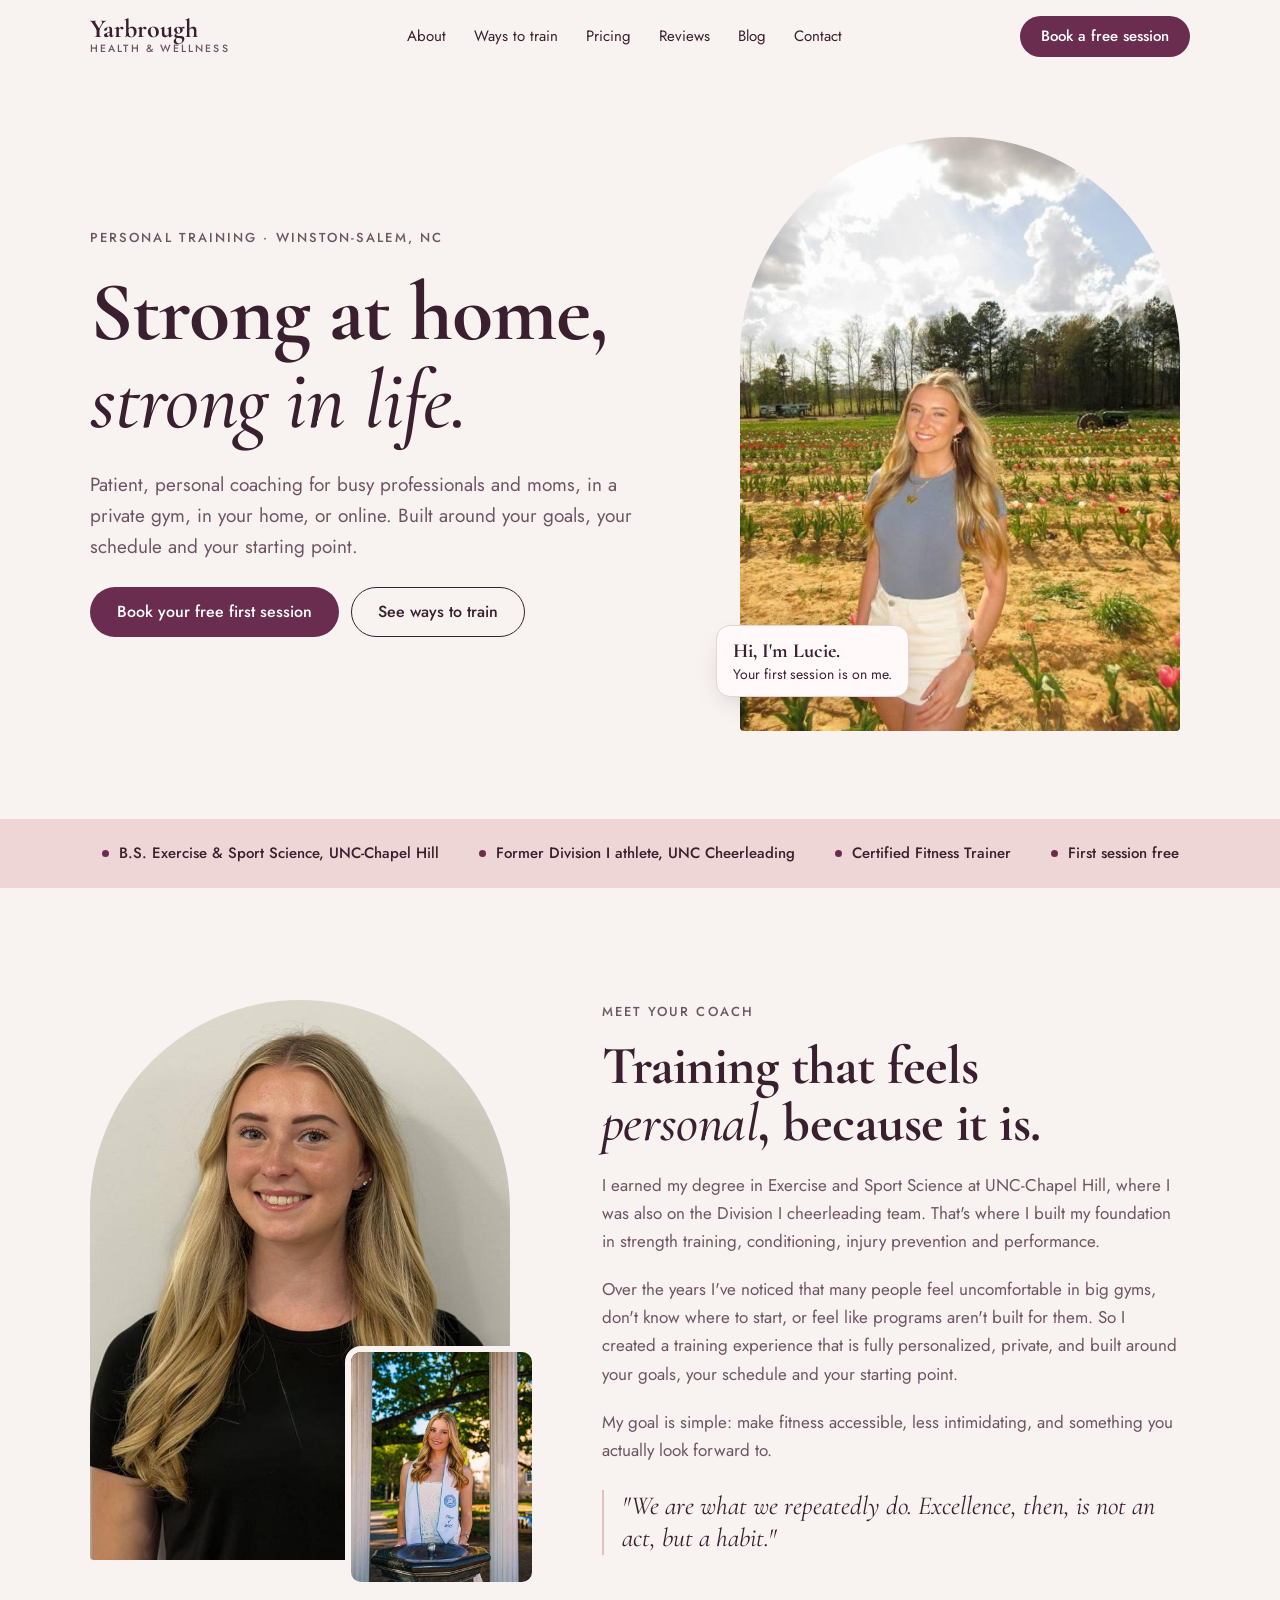
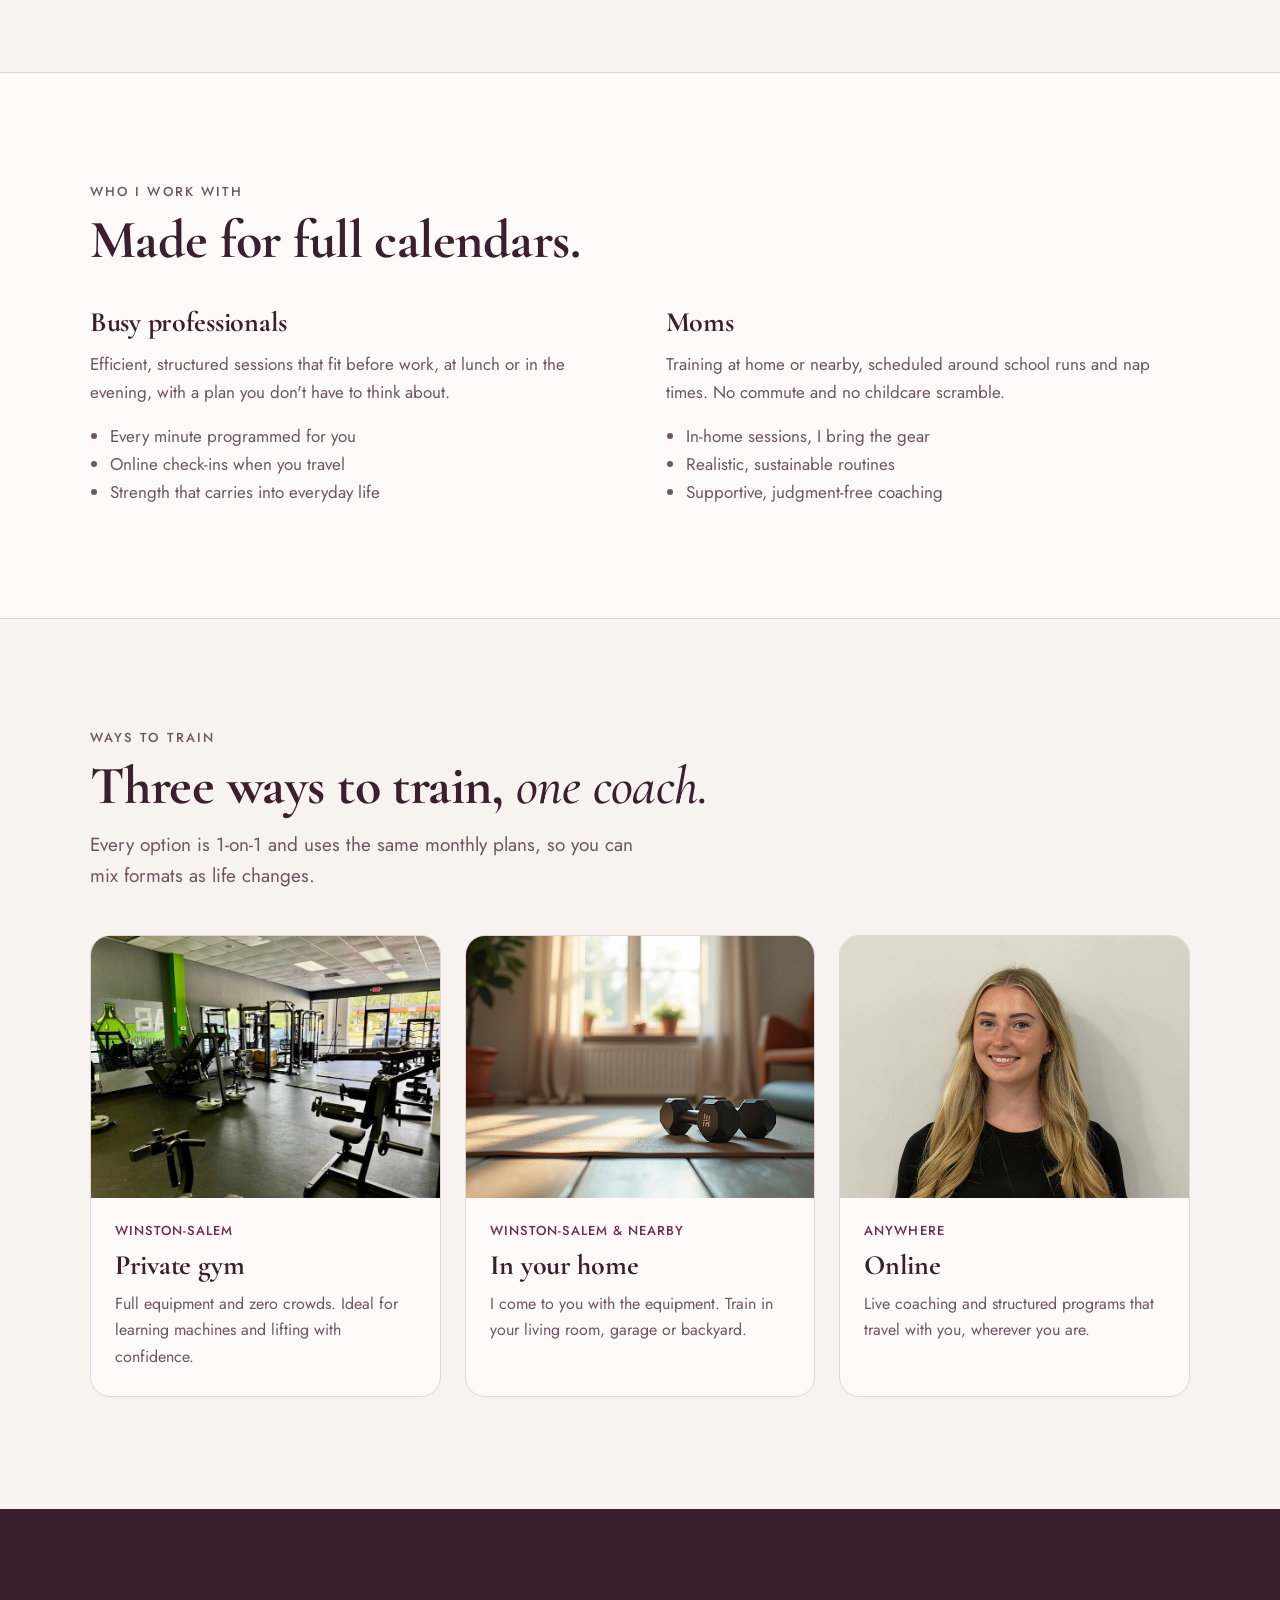
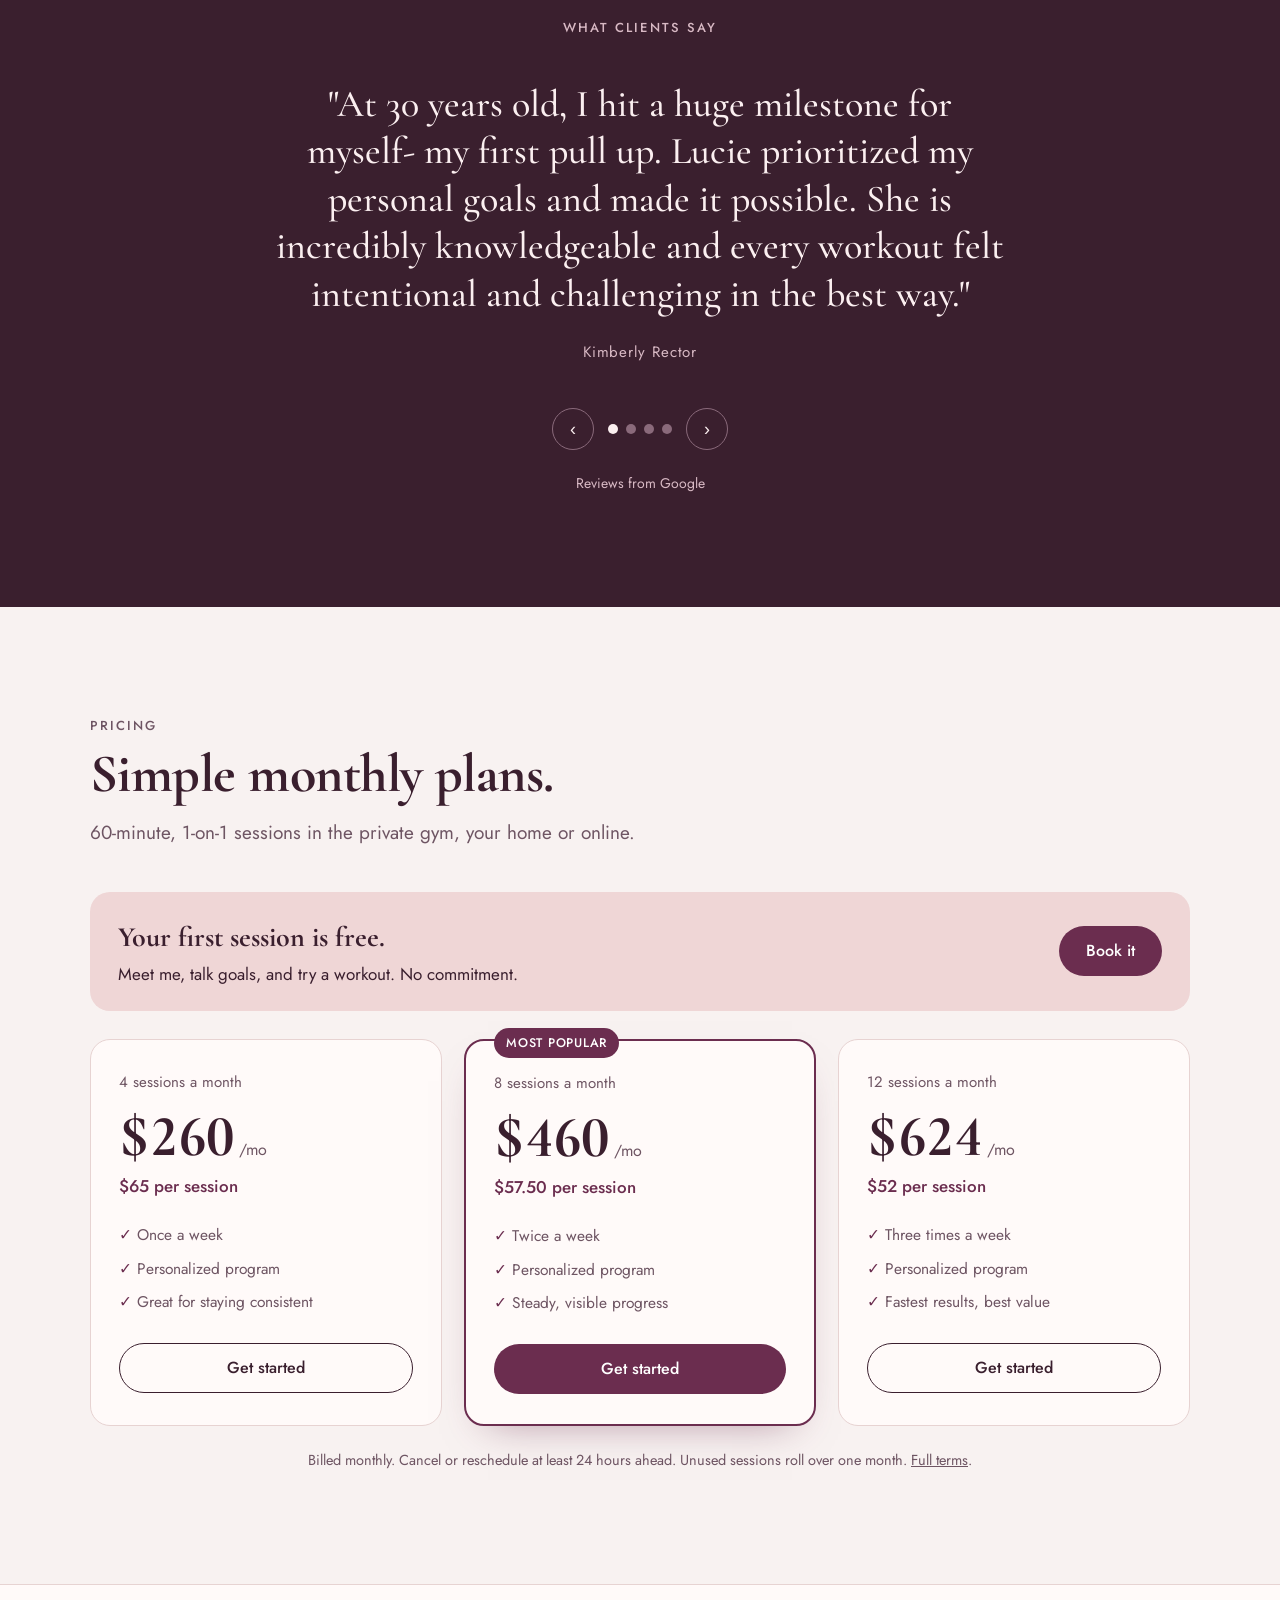
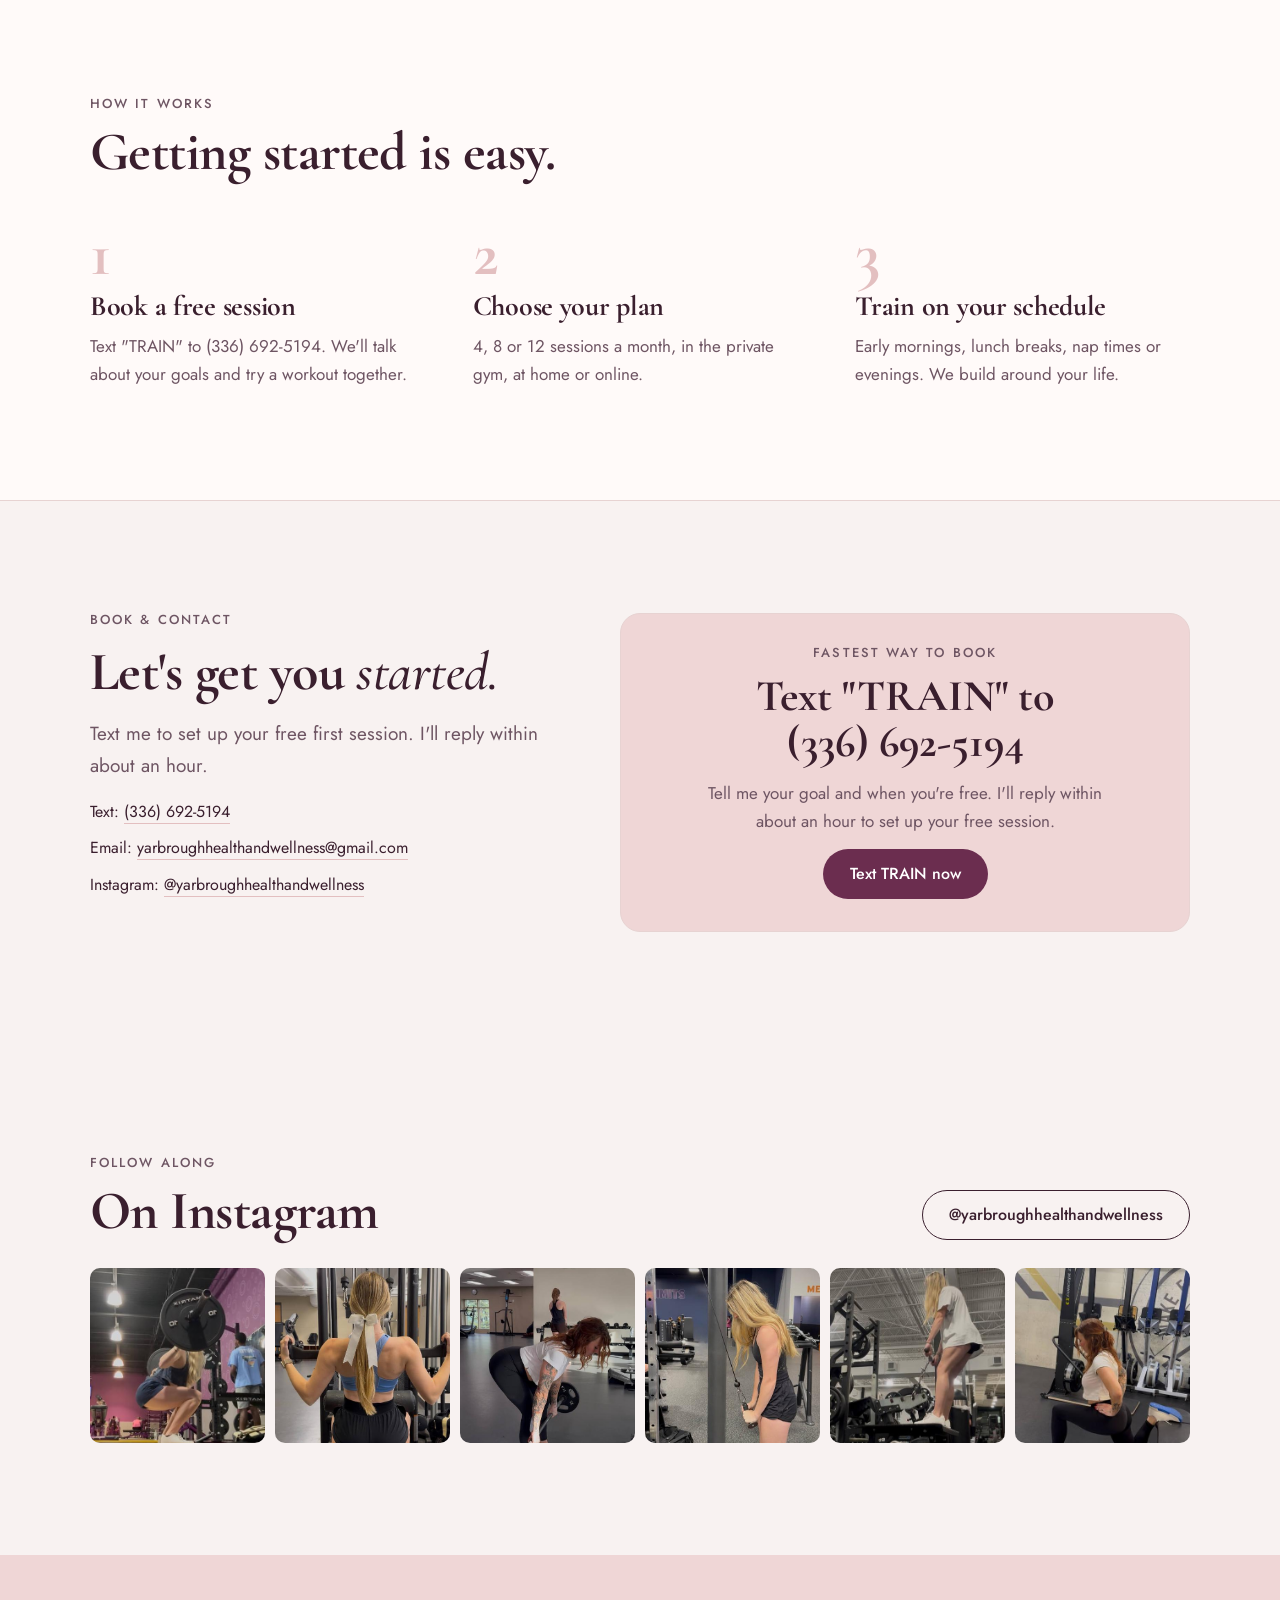
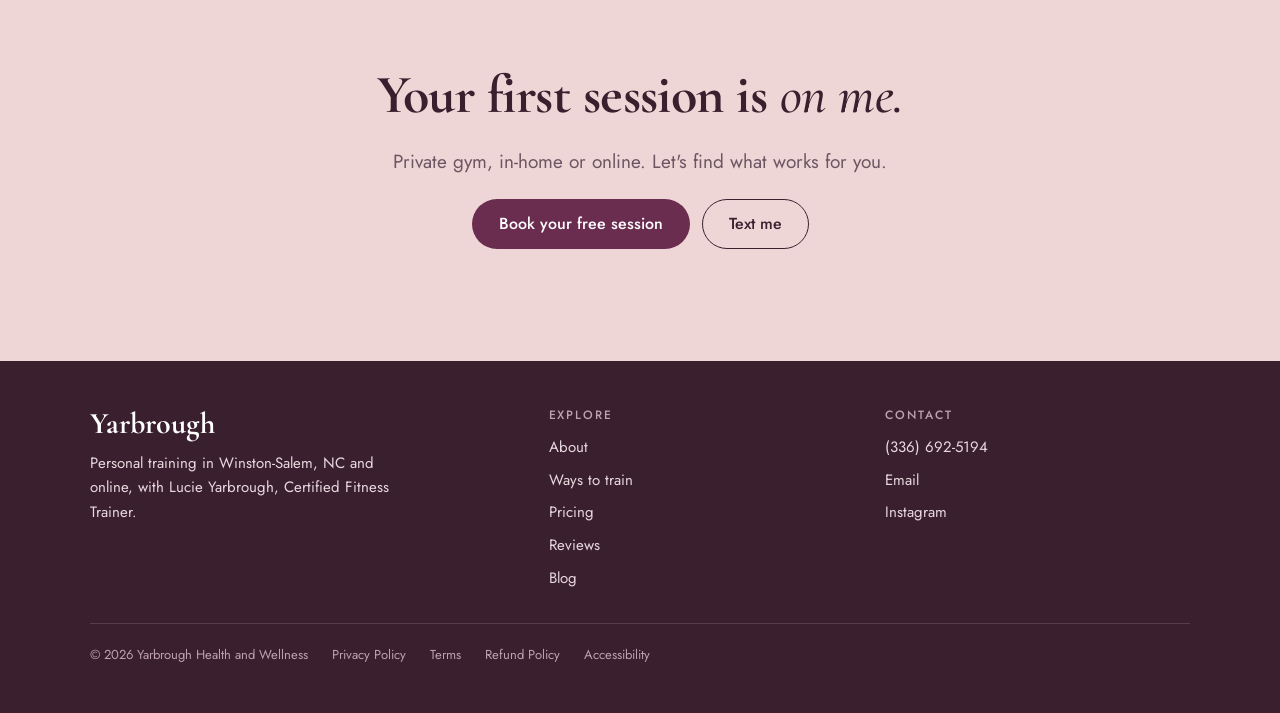
<file: index.html>
<!doctype html>
<html lang="en">
<head>
<meta charset="utf-8">
<meta name="viewport" content="width=device-width,initial-scale=1,viewport-fit=cover">
<title>Personal Trainer in Winston-Salem, NC | Yarbrough Health &amp; Wellness</title>
<meta name="description" content="Patient, personal training with Lucie Yarbrough in Winston-Salem, NC. Private gym, in-home and online sessions for busy professionals and moms. Your first session is free.">
<link rel="preconnect" href="https://fonts.googleapis.com">
<link rel="preconnect" href="https://fonts.gstatic.com" crossorigin>
<link rel="stylesheet" href="https://fonts.googleapis.com/css2?family=Cormorant+Garamond:ital,wght@0,500;0,600;0,700;1,500&family=Jost:wght@400;500;600&display=swap">
<script type="application/ld+json">
{"@context":"https://schema.org","@type":"HealthAndBeautyBusiness","name":"Yarbrough Health and Wellness","description":"Personal training in a private gym, in your home, or online.","founder":{"@type":"Person","name":"Lucie Yarbrough"},"telephone":"+1-336-692-5194","email":"yarbroughhealthandwellness@gmail.com","areaServed":{"@type":"City","name":"Winston-Salem, NC"},"sameAs":["https://www.instagram.com/yarbroughhealthandwellness"]}
</script>
<link rel="stylesheet" href="css/site.css">
</head>
<body>

<header class="site-h" id="top">
  <div class="in">
    <a class="brand" href="#top">Yarbrough<small>Health &amp; Wellness</small></a>
    <nav aria-label="Main">
      <a href="#about">About</a><a href="#train">Ways to train</a><a href="#pricing">Pricing</a><a href="#reviews">Reviews</a><a href="blog/">Blog</a><a href="#book">Contact</a>
    </nav>
    <a class="btn btn-book" href="#book">Book a free session</a>
  </div>
</header>

<main>
<section class="hero" aria-labelledby="h-hero">
  <div class="in">
    <div class="copy">
      <p class="eyebrow">Personal training · Winston-Salem, NC</p>
      <h1 id="h-hero">Strong at home, <em>strong in life.</em></h1>
      <p class="lead">Patient, personal coaching for busy professionals and moms, in a private gym, in your home, or online. Built around your goals, your schedule and your starting point.</p>
      <div class="ctas">
        <a class="btn btn-book" href="#book">Book your free first session</a>
        <a class="btn btn-line" href="#train">See ways to train</a>
      </div>
    </div>
    <div class="hero-art">
      <div class="arch"><img src="img/hero.jpg" alt="Lucie Yarbrough standing outdoors in a field, smiling" width="675" height="900"></div>
      <div class="note"><b>Hi, I'm Lucie.</b>Your first session is on me.</div>
    </div>
  </div>
</section>

<div class="proof" aria-label="Credentials">
  <div class="in"><ul>
    <li>B.S. Exercise &amp; Sport Science, UNC-Chapel Hill</li>
    <li>Former Division I athlete, UNC Cheerleading</li>
    <li>Certified Fitness Trainer</li>
    <li>First session free</li>
  </ul></div>
</div>

<section class="about" id="about" aria-labelledby="h-about">
  <div class="in">
    <div class="pics">
      <div class="arch"><img src="img/lucie.jpg" alt="Portrait of Lucie Yarbrough" width="768" height="900" loading="lazy"></div>
      <div class="small"><img src="img/unc.jpg" alt="Lucie at her UNC-Chapel Hill graduation" width="675" height="712" loading="lazy"></div>
    </div>
    <div class="txt">
      <p class="eyebrow">Meet your coach</p>
      <h2 id="h-about">Training that feels <em>personal</em>, because it is.</h2>
      <p>I earned my degree in Exercise and Sport Science at UNC-Chapel Hill, where I was also on the Division I cheerleading team. That's where I built my foundation in strength training, conditioning, injury prevention and performance.</p>
      <p>Over the years I've noticed that many people feel uncomfortable in big gyms, don't know where to start, or feel like programs aren't built for them. So I created a training experience that is fully personalized, private, and built around your goals, your schedule and your starting point.</p>
      <p>My goal is simple: make fitness accessible, less intimidating, and something you actually look forward to.</p>
      <blockquote>"We are what we repeatedly do. Excellence, then, is not an act, but a habit."</blockquote>
    </div>
  </div>
</section>

<section class="who" aria-labelledby="h-who">
  <div class="in">
    <div class="head" style="margin-bottom:0"><p class="eyebrow">Who I work with</p><h2 id="h-who">Made for full calendars.</h2></div>
    <div class="grid">
      <article>
        <h3>Busy professionals</h3>
        <p>Efficient, structured sessions that fit before work, at lunch or in the evening, with a plan you don't have to think about.</p>
        <ul><li>Every minute programmed for you</li><li>Online check-ins when you travel</li><li>Strength that carries into everyday life</li></ul>
      </article>
      <article>
        <h3>Moms</h3>
        <p>Training at home or nearby, scheduled around school runs and nap times. No commute and no childcare scramble.</p>
        <ul><li>In-home sessions, I bring the gear</li><li>Realistic, sustainable routines</li><li>Supportive, judgment-free coaching</li></ul>
      </article>
    </div>
  </div>
</section>

<section class="formats" id="train" aria-labelledby="h-train">
  <div class="in">
    <div class="head"><p class="eyebrow">Ways to train</p><h2 id="h-train">Three ways to train, <em>one coach.</em></h2><p class="lead">Every option is 1-on-1 and uses the same monthly plans, so you can mix formats as life changes.</p></div>
    <div class="cards">
      <article class="card"><img src="img/gym.jpg" alt="Private gym with racks, machines and free weights" width="900" height="675" loading="lazy"><div class="b"><span class="tag">Winston-Salem</span><h3>Private gym</h3><p>Full equipment and zero crowds. Ideal for learning machines and lifting with confidence.</p></div></article>
      <article class="card"><img src="img/inhome.jpg" alt="Dumbbells on a mat in a sunlit living room" width="899" height="514" loading="lazy"><div class="b"><span class="tag">Winston-Salem &amp; nearby</span><h3>In your home</h3><p>I come to you with the equipment. Train in your living room, garage or backyard.</p></div></article>
      <article class="card"><img src="img/online.jpg" alt="Lucie smiling, ready for an online session" width="675" height="900" loading="lazy"><div class="b"><span class="tag">Anywhere</span><h3>Online</h3><p>Live coaching and structured programs that travel with you, wherever you are.</p></div></article>
    </div>
  </div>
</section>

<section class="reviews" id="reviews" aria-labelledby="h-reviews">
  <div class="in">
    <p class="eyebrow" id="h-reviews">What clients say</p>
    <div class="quote-wrap" aria-live="polite">
      <figure class="quote on"><p>"At 30 years old, I hit a huge milestone for myself- my first pull up. Lucie prioritized my personal goals and made it possible. She is incredibly knowledgeable and every workout felt intentional and challenging in the best way."</p><cite>Kimberly Rector</cite></figure>
      <figure class="quote"><p>"Lucie is an effective, patient and thorough physical trainer, and a delightful person! Her approach was just right for me and my level at 73 years old."</p><cite>Ann Holton Guill</cite></figure>
      <figure class="quote"><p>"I highly recommend Lucie as a personal trainer. She is excellent and brings out the best in people who don't have much experience with exercise or fitness training."</p><cite>Gevonna Worney</cite></figure>
      <figure class="quote"><p>"I highly recommend Lucie as a personal trainer! She is incredibly patient, friendly, and knows how to push you to achieve your goals."</p><cite>Cijith Sreedharan</cite></figure>
    </div>
    <div class="rv-ctrl">
      <button type="button" id="rv-prev" aria-label="Previous review">‹</button>
      <div class="rv-dots" id="rv-dots"></div>
      <button type="button" id="rv-next" aria-label="Next review">›</button>
    </div>
    <p class="src">Reviews from Google</p>
  </div>
</section>

<section class="pricing" id="pricing" aria-labelledby="h-pricing">
  <div class="in">
    <div class="head"><p class="eyebrow">Pricing</p><h2 id="h-pricing">Simple monthly plans.</h2><p class="lead">60-minute, 1-on-1 sessions in the private gym, your home or online.</p></div>
    <div class="free"><div><b>Your first session is free.</b><p>Meet me, talk goals, and try a workout. No commitment.</p></div><a class="btn btn-book" href="#book">Book it</a></div>
    <div class="plans">
      <article class="plan"><span class="n">4 sessions a month</span><div class="price">$260<span> /mo</span></div><span class="per">$65 per session</span><ul><li>Once a week</li><li>Personalized program</li><li>Great for staying consistent</li></ul><a class="btn btn-line" href="#book">Get started</a></article>
      <article class="plan pop"><span class="badge">Most popular</span><span class="n">8 sessions a month</span><div class="price">$460<span> /mo</span></div><span class="per">$57.50 per session</span><ul><li>Twice a week</li><li>Personalized program</li><li>Steady, visible progress</li></ul><a class="btn btn-book" href="#book">Get started</a></article>
      <article class="plan"><span class="n">12 sessions a month</span><div class="price">$624<span> /mo</span></div><span class="per">$52 per session</span><ul><li>Three times a week</li><li>Personalized program</li><li>Fastest results, best value</li></ul><a class="btn btn-line" href="#book">Get started</a></article>
    </div>
    <p class="terms">Billed monthly. Cancel or reschedule at least 24 hours ahead. Unused sessions roll over one month. <a href="terms/">Full terms</a>.</p>
  </div>
</section>

<section class="how" aria-labelledby="h-how">
  <div class="in">
    <div class="head"><p class="eyebrow">How it works</p><h2 id="h-how">Getting started is easy.</h2></div>
    <ol class="steps">
      <li><h3>Book a free session</h3><p>Text "TRAIN" to (336) 692-5194. We'll talk about your goals and try a workout together.</p></li>
      <li><h3>Choose your plan</h3><p>4, 8 or 12 sessions a month, in the private gym, at home or online.</p></li>
      <li><h3>Train on your schedule</h3><p>Early mornings, lunch breaks, nap times or evenings. We build around your life.</p></li>
    </ol>
  </div>
</section>

<section class="book" id="book" aria-labelledby="h-book">
  <div class="in">
    <div class="side">
      <p class="eyebrow">Book &amp; contact</p>
      <h2 id="h-book">Let's get you <em>started.</em></h2>
      <p class="lead">Text me to set up your free first session. I'll reply within about an hour.</p>
      <div class="contact-list">
        <span>Text: <a href="sms:+13366925194">(336) 692-5194</a></span>
        <span>Email: <a href="mailto:yarbroughhealthandwellness@gmail.com">yarbroughhealthandwellness@gmail.com</a></span>
        <span>Instagram: <a href="https://www.instagram.com/yarbroughhealthandwellness" target="_blank" rel="noopener">@yarbroughhealthandwellness</a></span>
      </div>
          </div>
    <div class="scheduler textbook" id="scheduler"><div><span class="eyebrow">Fastest way to book</span><b>Text "TRAIN" to<br>(336) 692-5194</b><p>Tell me your goal and when you're free. I'll reply within about an hour to set up your free session.</p><a class="btn btn-book" href="sms:+13366925194?&amp;body=TRAIN">Text TRAIN now</a></div></div>
  </div>
</section>

<section class="ig" aria-labelledby="h-ig">
  <div class="in">
    <div class="top"><div class="head" style="margin:0"><p class="eyebrow">Follow along</p><h2 id="h-ig">On Instagram</h2></div><a class="btn btn-line" href="https://www.instagram.com/yarbroughhealthandwellness" target="_blank" rel="noopener">@yarbroughhealthandwellness</a></div>
    <div class="grid" id="ig-feed">
      <a href="https://www.instagram.com/yarbroughhealthandwellness" target="_blank" rel="noopener"><img src="img/ig1.jpg" alt="Client squatting at the rack" ></a>
      <a href="https://www.instagram.com/yarbroughhealthandwellness" target="_blank" rel="noopener"><img src="img/ig2.jpg" alt="Seated lat pulldown, hair tied with a bow" ></a>
      <a href="https://www.instagram.com/yarbroughhealthandwellness" target="_blank" rel="noopener"><img src="img/ig3.jpg" alt="Client performing a deadlift" ></a>
      <a href="https://www.instagram.com/yarbroughhealthandwellness" target="_blank" rel="noopener"><img src="img/ig4.jpg" alt="Cable row at the gym" ></a>
      <a href="https://www.instagram.com/yarbroughhealthandwellness" target="_blank" rel="noopener"><img src="img/ig5.jpg" alt="Step-up exercise on a box" ></a>
      <a href="https://www.instagram.com/yarbroughhealthandwellness" target="_blank" rel="noopener"><img src="img/ig6.jpg" alt="Split squat on the rowing machine" ></a>
    </div>
  </div>
</section>

<section class="final" aria-labelledby="h-final">
  <div class="in">
    <h2 id="h-final">Your first session is <em>on me.</em></h2>
    <p class="lead" style="text-align:center">Private gym, in-home or online. Let's find what works for you.</p>
    <div class="ctas"><a class="btn btn-book" href="#book">Book your free session</a><a class="btn btn-line" href="sms:+13366925194">Text me</a></div>
  </div>
</section>
</main>

<footer>
  <div class="in">
    <div><a class="brand" href="#top">Yarbrough</a><p style="margin-top:10px;max-width:34ch">Personal training in Winston-Salem, NC and online, with Lucie Yarbrough, Certified Fitness Trainer.</p></div>
    <div><h4>Explore</h4><ul><li><a href="#about">About</a></li><li><a href="#train">Ways to train</a></li><li><a href="#pricing">Pricing</a></li><li><a href="#reviews">Reviews</a></li><li><a href="blog/">Blog</a></li></ul></div>
    <div><h4>Contact</h4><ul><li><a href="sms:+13366925194">(336) 692-5194</a></li><li><a href="mailto:yarbroughhealthandwellness@gmail.com">Email</a></li><li><a href="https://www.instagram.com/yarbroughhealthandwellness" target="_blank" rel="noopener">Instagram</a></li></ul></div>
    <div class="legal"><span>© <span id="yr">2026</span> Yarbrough Health and Wellness</span><a href="privacy/">Privacy Policy</a><a href="terms/">Terms</a><a href="refunds/">Refund Policy</a><a href="accessibility/">Accessibility</a></div>
  </div>
</footer>

<div class="mbar" aria-label="Quick booking">
  <a class="btn btn-book" href="#book">Book free session</a>
  <a class="btn btn-line" href="sms:+13366925194">Text</a>
</div>

<script>
(function(){
  var h=document.querySelector('.site-h');
  addEventListener('scroll',function(){h.classList.toggle('scrolled',scrollY>8)},{passive:true});
  document.getElementById('yr').textContent=new Date().getFullYear();
  var qs=[].slice.call(document.querySelectorAll('.quote')),dots=document.getElementById('rv-dots'),i=0,t;
  qs.forEach(function(_,n){var b=document.createElement('button');b.type='button';b.setAttribute('aria-label','Show review '+(n+1));b.onclick=function(){go(n,true)};dots.appendChild(b)});
  function go(n,user){i=(n+qs.length)%qs.length;qs.forEach(function(q,k){q.classList.toggle('on',k===i)});[].forEach.call(dots.children,function(d,k){d.setAttribute('aria-current',k===i)});if(user)restart()}
  function restart(){clearInterval(t);if(!matchMedia('(prefers-reduced-motion: reduce)').matches)t=setInterval(function(){go(i+1)},7000)}
  document.getElementById('rv-prev').onclick=function(){go(i-1,true)};
  document.getElementById('rv-next').onclick=function(){go(i+1,true)};
  go(0);restart();
})();
</script>
</body>
</html>
</file>
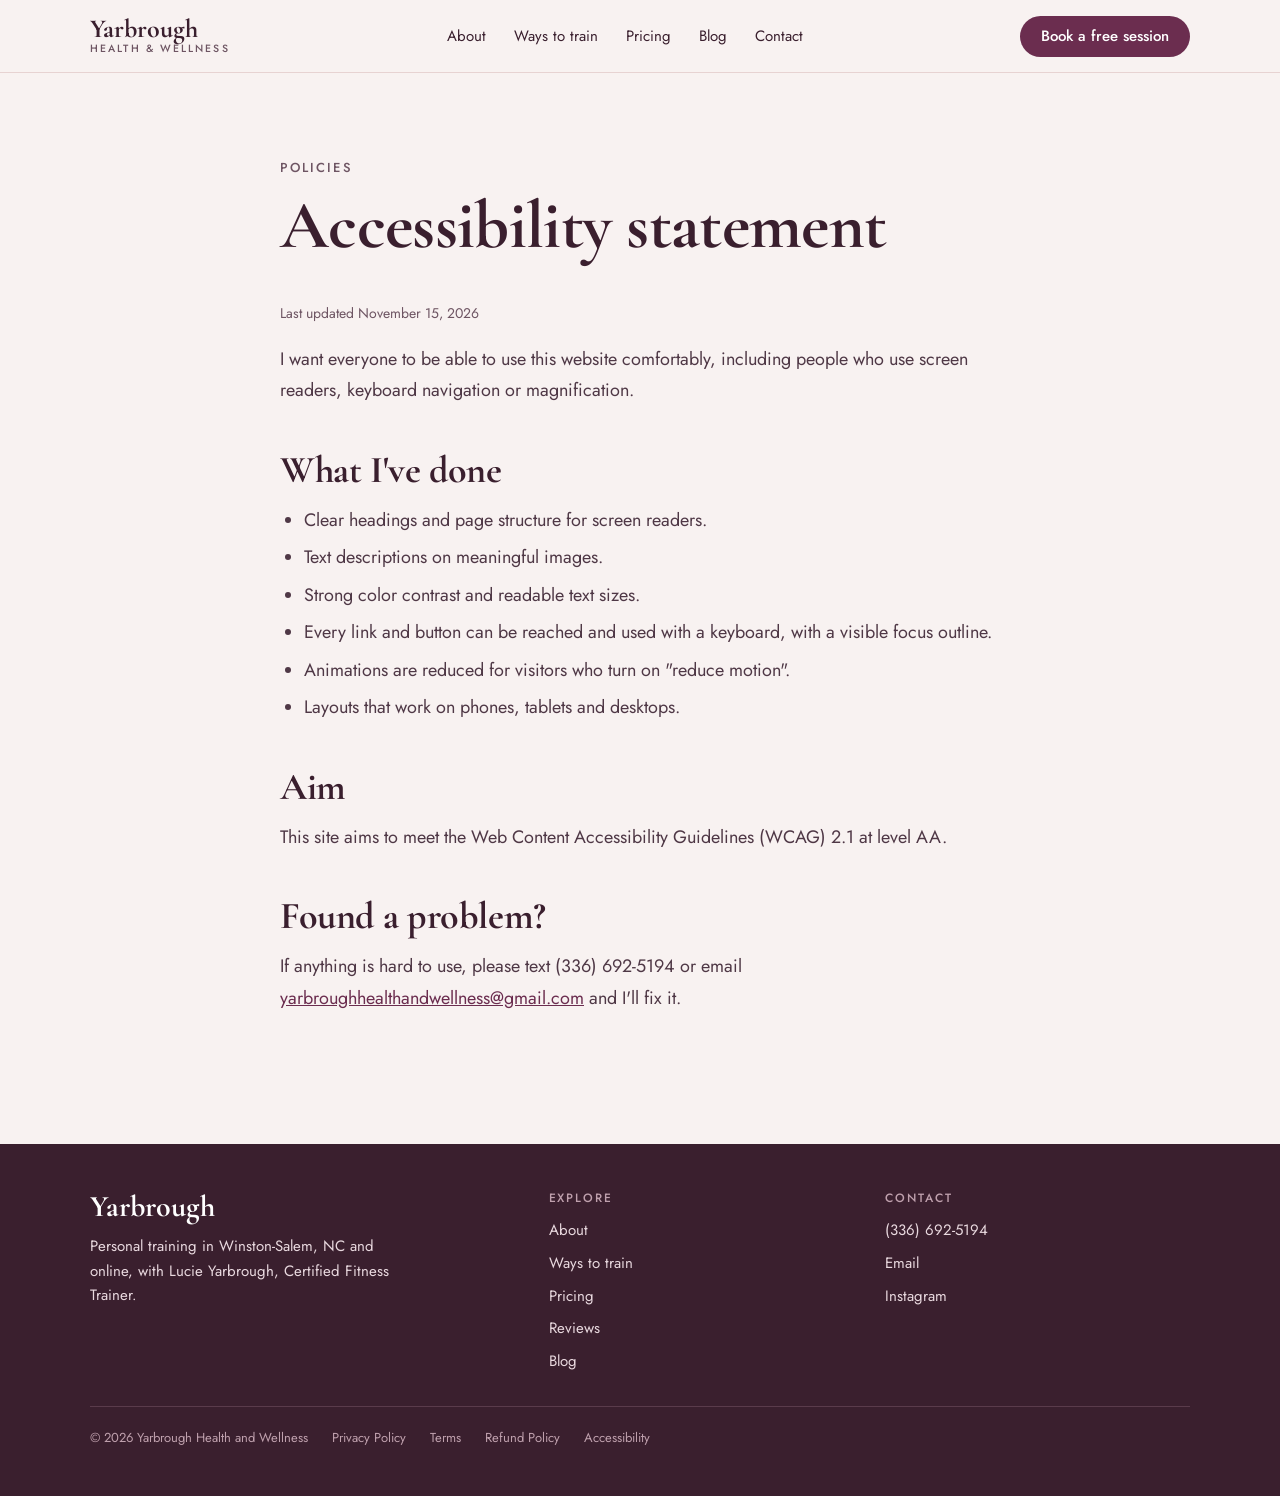
<file: accessibility/index.html>
<!doctype html>
<html lang="en">
<head>
<meta charset="utf-8">
<meta name="viewport" content="width=device-width,initial-scale=1,viewport-fit=cover">
<title>Accessibility | Yarbrough Health & Wellness</title>
<meta name="description" content="Accessibility statement for the Yarbrough Health and Wellness website.">
<link rel="preconnect" href="https://fonts.googleapis.com">
<link rel="preconnect" href="https://fonts.gstatic.com" crossorigin>
<link rel="stylesheet" href="https://fonts.googleapis.com/css2?family=Cormorant+Garamond:ital,wght@0,500;0,600;0,700;1,500&family=Jost:wght@400;500;600&display=swap">
<link rel="stylesheet" href="../css/site.css">
</head>
<body>
<header class="site-h scrolled">
  <div class="in">
    <a class="brand" href="../">Yarbrough<small>Health &amp; Wellness</small></a>
    <nav aria-label="Main">
      <a href="../#about">About</a><a href="../#train">Ways to train</a><a href="../#pricing">Pricing</a><a href="../blog/">Blog</a><a href="../#book">Contact</a>
    </nav>
    <a class="btn btn-book" href="../#book">Book a free session</a>
  </div>
</header>
<main>
<section class="page-hero narrow"><div class="in"><p class="eyebrow">Policies</p><h1 style="font-size:clamp(40px,6vw,68px)">Accessibility statement</h1></div></section><div class="in"><article class="prose"><p class="updated">Last updated November 15, 2026</p>
<p>I want everyone to be able to use this website comfortably, including people who use screen readers, keyboard navigation or magnification.</p>
<h2>What I've done</h2>
<ul><li>Clear headings and page structure for screen readers.</li>
<li>Text descriptions on meaningful images.</li>
<li>Strong color contrast and readable text sizes.</li>
<li>Every link and button can be reached and used with a keyboard, with a visible focus outline.</li>
<li>Animations are reduced for visitors who turn on "reduce motion".</li>
<li>Layouts that work on phones, tablets and desktops.</li></ul>
<h2>Aim</h2>
<p>This site aims to meet the Web Content Accessibility Guidelines (WCAG) 2.1 at level AA.</p>
<h2>Found a problem?</h2>
<p>If anything is hard to use, please text (336) 692-5194 or email <a href="mailto:yarbroughhealthandwellness@gmail.com">yarbroughhealthandwellness@gmail.com</a> and I'll fix it.</p></article></div>
</main>
<footer>
  <div class="in">
    <div><a class="brand" href="../">Yarbrough</a><p style="margin-top:10px;max-width:34ch">Personal training in Winston-Salem, NC and online, with Lucie Yarbrough, Certified Fitness Trainer.</p></div>
    <div><h4>Explore</h4><ul><li><a href="../#about">About</a></li><li><a href="../#train">Ways to train</a></li><li><a href="../#pricing">Pricing</a></li><li><a href="../#reviews">Reviews</a></li><li><a href="../blog/">Blog</a></li></ul></div>
    <div><h4>Contact</h4><ul><li><a href="sms:+13366925194">(336) 692-5194</a></li><li><a href="mailto:yarbroughhealthandwellness@gmail.com">Email</a></li><li><a href="https://www.instagram.com/yarbroughhealthandwellness" target="_blank" rel="noopener">Instagram</a></li></ul></div>
    <div class="legal"><span>© 2026 Yarbrough Health and Wellness</span><a href="../privacy/">Privacy Policy</a><a href="../terms/">Terms</a><a href="../refunds/">Refund Policy</a><a href="../accessibility/">Accessibility</a></div>
  </div>
</footer>
<div class="mbar" aria-label="Quick booking">
  <a class="btn btn-book" href="../#book">Book free session</a>
  <a class="btn btn-line" href="sms:+13366925194">Text</a>
</div>
</body>
</html>
</file>
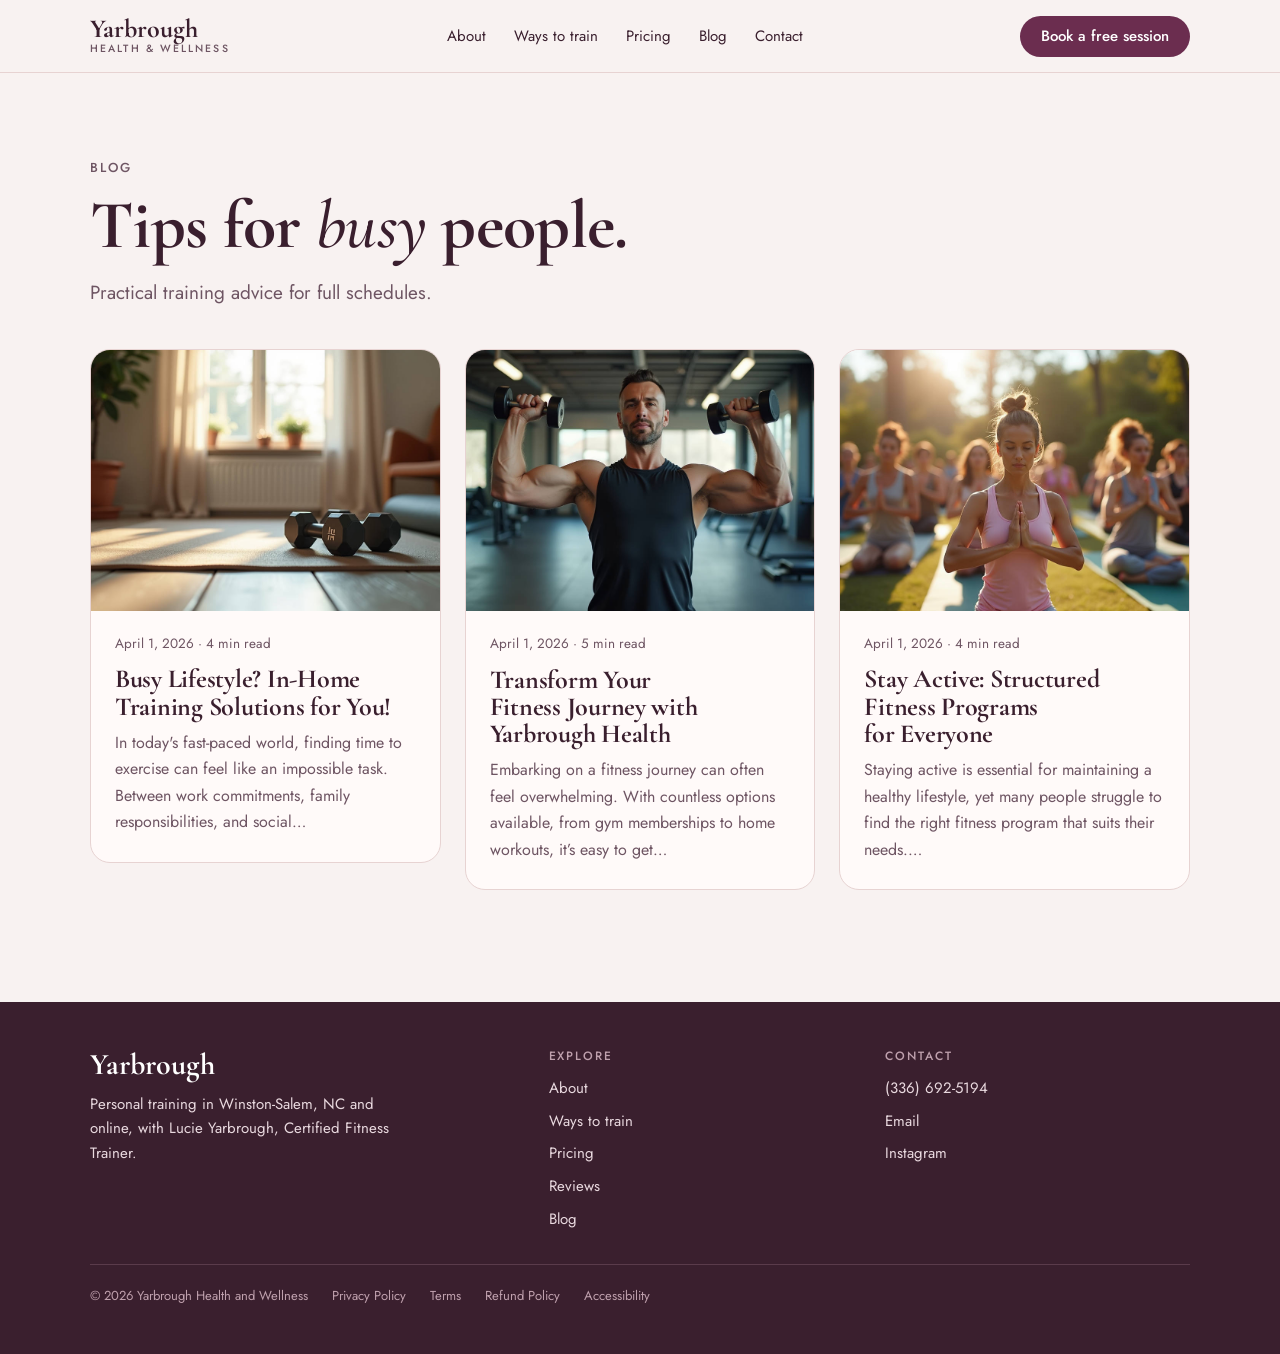
<file: blog/index.html>
<!doctype html>
<html lang="en">
<head>
<meta charset="utf-8">
<meta name="viewport" content="width=device-width,initial-scale=1,viewport-fit=cover">
<title>Blog | Yarbrough Health & Wellness</title>
<meta name="description" content="Fitness tips for busy professionals and moms from Winston-Salem personal trainer Lucie Yarbrough.">
<link rel="preconnect" href="https://fonts.googleapis.com">
<link rel="preconnect" href="https://fonts.gstatic.com" crossorigin>
<link rel="stylesheet" href="https://fonts.googleapis.com/css2?family=Cormorant+Garamond:ital,wght@0,500;0,600;0,700;1,500&family=Jost:wght@400;500;600&display=swap">
<link rel="stylesheet" href="../css/site.css">
</head>
<body>
<header class="site-h scrolled">
  <div class="in">
    <a class="brand" href="../">Yarbrough<small>Health &amp; Wellness</small></a>
    <nav aria-label="Main">
      <a href="../#about">About</a><a href="../#train">Ways to train</a><a href="../#pricing">Pricing</a><a href="../blog/">Blog</a><a href="../#book">Contact</a>
    </nav>
    <a class="btn btn-book" href="../#book">Book a free session</a>
  </div>
</header>
<main>
<section class="page-hero"><div class="in"><p class="eyebrow">Blog</p><h1 style="font-size:clamp(40px,6vw,68px)">Tips for <em>busy</em> people.</h1><p class="lead">Practical training advice for full schedules.</p></div></section><div class="in"><div class="posts"><a href="busy-lifestyle-in-home-training-solutions-for-you/"><article class="card"><img src="img/busy-lifestyle-in-home-training-solutions-for-you.jpg" alt="" width="1200" height="800" loading="lazy"><div class="b"><span class="meta">April 1, 2026 · 4 min read</span><h3>Busy Lifestyle? In-Home Training Solutions for You!</h3><p>In today&#x27;s fast-paced world, finding time to exercise can feel like an impossible task. Between work commitments, family responsibilities, and social…</p></div></article></a><a href="transform-your-fitness-journey-with-yarbrough-health/"><article class="card"><img src="img/transform-your-fitness-journey-with-yarbrough-health.jpg" alt="" width="1200" height="800" loading="lazy"><div class="b"><span class="meta">April 1, 2026 · 5 min read</span><h3>Transform Your Fitness Journey with Yarbrough Health</h3><p>Embarking on a fitness journey can often feel overwhelming. With countless options available, from gym memberships to home workouts, it’s easy to get…</p></div></article></a><a href="stay-active-structured-fitness-programs-for-everyone/"><article class="card"><img src="img/stay-active-structured-fitness-programs-for-everyone.jpg" alt="" width="1200" height="800" loading="lazy"><div class="b"><span class="meta">April 1, 2026 · 4 min read</span><h3>Stay Active: Structured Fitness Programs for Everyone</h3><p>Staying active is essential for maintaining a healthy lifestyle, yet many people struggle to find the right fitness program that suits their needs.…</p></div></article></a></div></div>
</main>
<footer>
  <div class="in">
    <div><a class="brand" href="../">Yarbrough</a><p style="margin-top:10px;max-width:34ch">Personal training in Winston-Salem, NC and online, with Lucie Yarbrough, Certified Fitness Trainer.</p></div>
    <div><h4>Explore</h4><ul><li><a href="../#about">About</a></li><li><a href="../#train">Ways to train</a></li><li><a href="../#pricing">Pricing</a></li><li><a href="../#reviews">Reviews</a></li><li><a href="../blog/">Blog</a></li></ul></div>
    <div><h4>Contact</h4><ul><li><a href="sms:+13366925194">(336) 692-5194</a></li><li><a href="mailto:yarbroughhealthandwellness@gmail.com">Email</a></li><li><a href="https://www.instagram.com/yarbroughhealthandwellness" target="_blank" rel="noopener">Instagram</a></li></ul></div>
    <div class="legal"><span>© 2026 Yarbrough Health and Wellness</span><a href="../privacy/">Privacy Policy</a><a href="../terms/">Terms</a><a href="../refunds/">Refund Policy</a><a href="../accessibility/">Accessibility</a></div>
  </div>
</footer>
<div class="mbar" aria-label="Quick booking">
  <a class="btn btn-book" href="../#book">Book free session</a>
  <a class="btn btn-line" href="sms:+13366925194">Text</a>
</div>
</body>
</html>
</file>
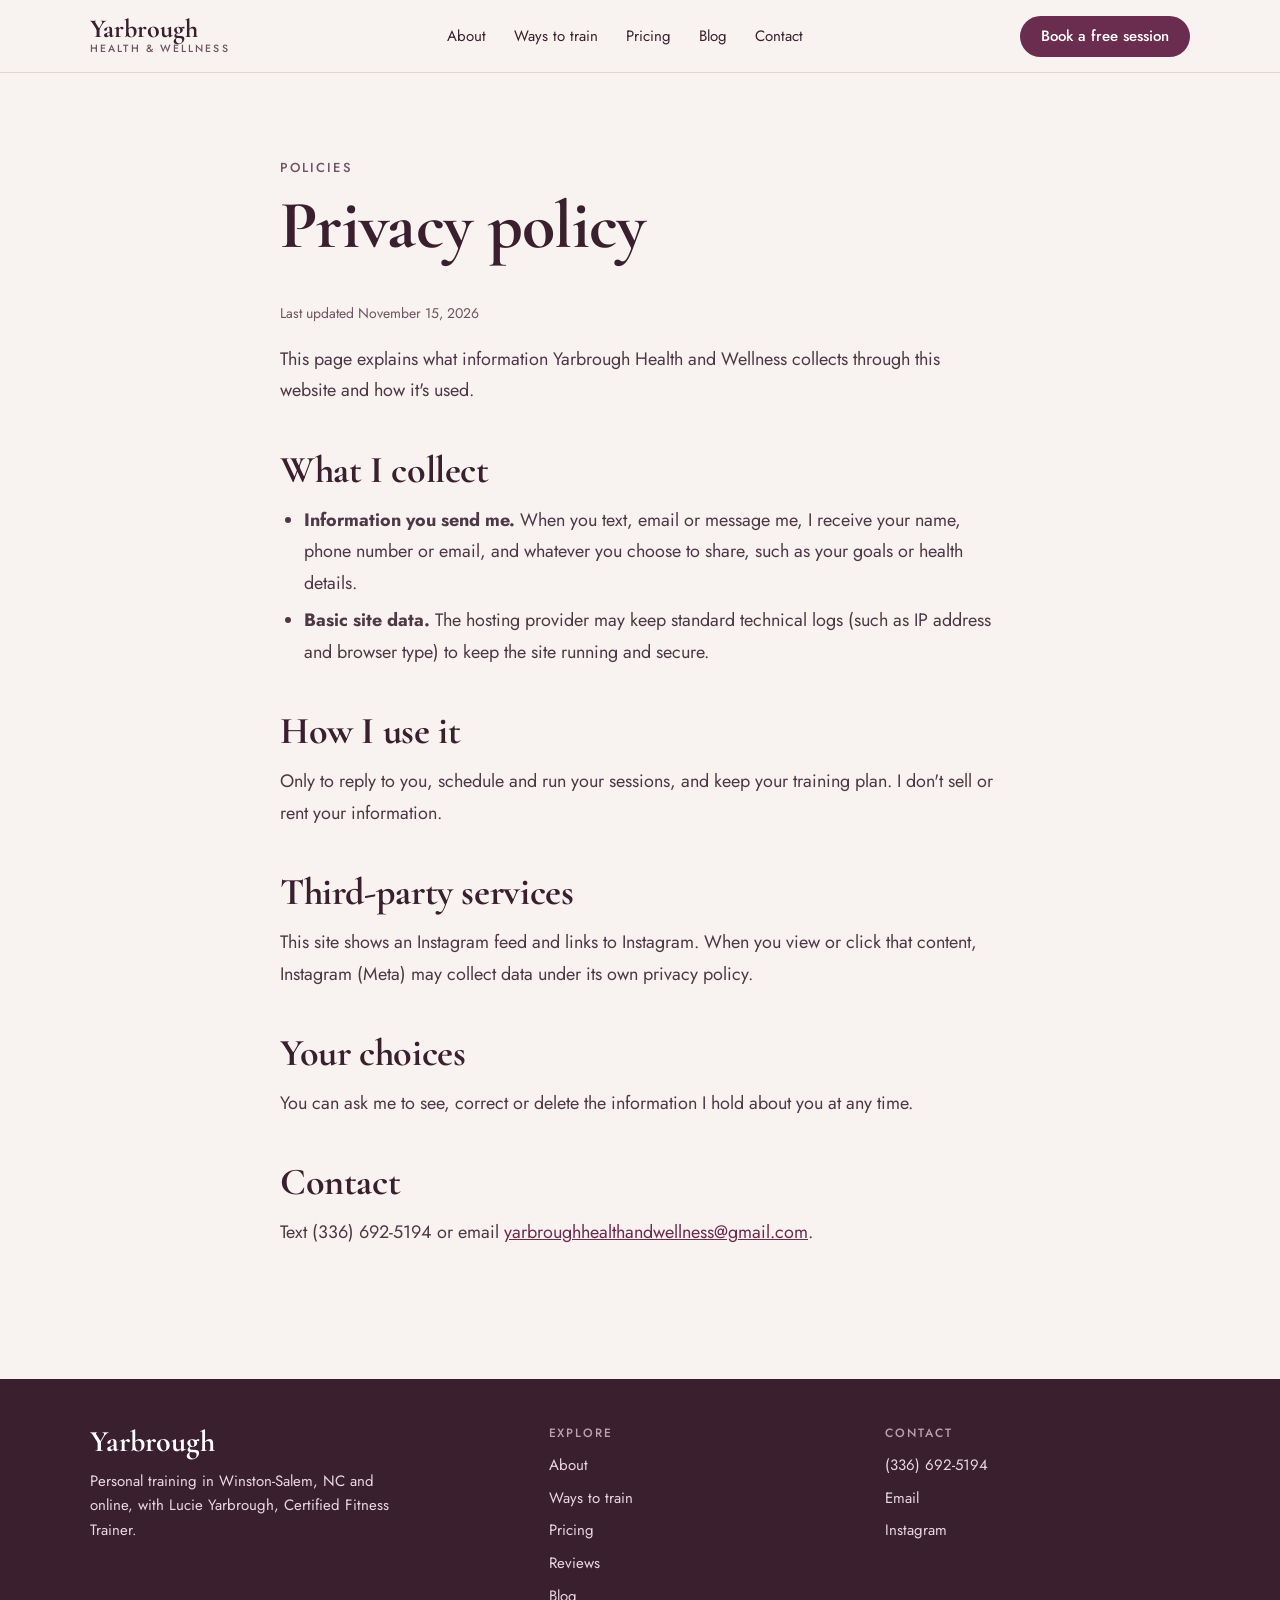
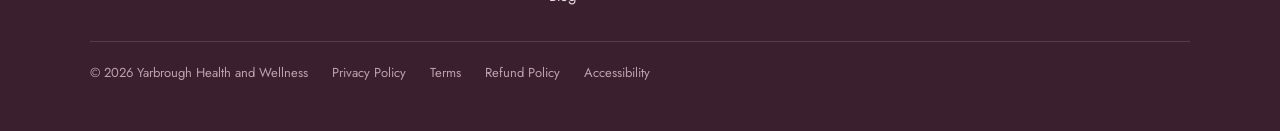
<file: privacy/index.html>
<!doctype html>
<html lang="en">
<head>
<meta charset="utf-8">
<meta name="viewport" content="width=device-width,initial-scale=1,viewport-fit=cover">
<title>Privacy Policy | Yarbrough Health & Wellness</title>
<meta name="description" content="How Yarbrough Health and Wellness handles your information.">
<link rel="preconnect" href="https://fonts.googleapis.com">
<link rel="preconnect" href="https://fonts.gstatic.com" crossorigin>
<link rel="stylesheet" href="https://fonts.googleapis.com/css2?family=Cormorant+Garamond:ital,wght@0,500;0,600;0,700;1,500&family=Jost:wght@400;500;600&display=swap">
<link rel="stylesheet" href="../css/site.css">
</head>
<body>
<header class="site-h scrolled">
  <div class="in">
    <a class="brand" href="../">Yarbrough<small>Health &amp; Wellness</small></a>
    <nav aria-label="Main">
      <a href="../#about">About</a><a href="../#train">Ways to train</a><a href="../#pricing">Pricing</a><a href="../blog/">Blog</a><a href="../#book">Contact</a>
    </nav>
    <a class="btn btn-book" href="../#book">Book a free session</a>
  </div>
</header>
<main>
<section class="page-hero narrow"><div class="in"><p class="eyebrow">Policies</p><h1 style="font-size:clamp(40px,6vw,68px)">Privacy policy</h1></div></section><div class="in"><article class="prose"><p class="updated">Last updated November 15, 2026</p>
<p>This page explains what information Yarbrough Health and Wellness collects through this website and how it's used.</p>
<h2>What I collect</h2>
<ul><li><strong>Information you send me.</strong> When you text, email or message me, I receive your name, phone number or email, and whatever you choose to share, such as your goals or health details.</li>
<li><strong>Basic site data.</strong> The hosting provider may keep standard technical logs (such as IP address and browser type) to keep the site running and secure.</li></ul>
<h2>How I use it</h2>
<p>Only to reply to you, schedule and run your sessions, and keep your training plan. I don't sell or rent your information.</p>
<h2>Third-party services</h2>
<p>This site shows an Instagram feed and links to Instagram. When you view or click that content, Instagram (Meta) may collect data under its own privacy policy.</p>
<h2>Your choices</h2>
<p>You can ask me to see, correct or delete the information I hold about you at any time.</p>
<h2>Contact</h2>
<p>Text (336) 692-5194 or email <a href="mailto:yarbroughhealthandwellness@gmail.com">yarbroughhealthandwellness@gmail.com</a>.</p></article></div>
</main>
<footer>
  <div class="in">
    <div><a class="brand" href="../">Yarbrough</a><p style="margin-top:10px;max-width:34ch">Personal training in Winston-Salem, NC and online, with Lucie Yarbrough, Certified Fitness Trainer.</p></div>
    <div><h4>Explore</h4><ul><li><a href="../#about">About</a></li><li><a href="../#train">Ways to train</a></li><li><a href="../#pricing">Pricing</a></li><li><a href="../#reviews">Reviews</a></li><li><a href="../blog/">Blog</a></li></ul></div>
    <div><h4>Contact</h4><ul><li><a href="sms:+13366925194">(336) 692-5194</a></li><li><a href="mailto:yarbroughhealthandwellness@gmail.com">Email</a></li><li><a href="https://www.instagram.com/yarbroughhealthandwellness" target="_blank" rel="noopener">Instagram</a></li></ul></div>
    <div class="legal"><span>© 2026 Yarbrough Health and Wellness</span><a href="../privacy/">Privacy Policy</a><a href="../terms/">Terms</a><a href="../refunds/">Refund Policy</a><a href="../accessibility/">Accessibility</a></div>
  </div>
</footer>
<div class="mbar" aria-label="Quick booking">
  <a class="btn btn-book" href="../#book">Book free session</a>
  <a class="btn btn-line" href="sms:+13366925194">Text</a>
</div>
</body>
</html>
</file>
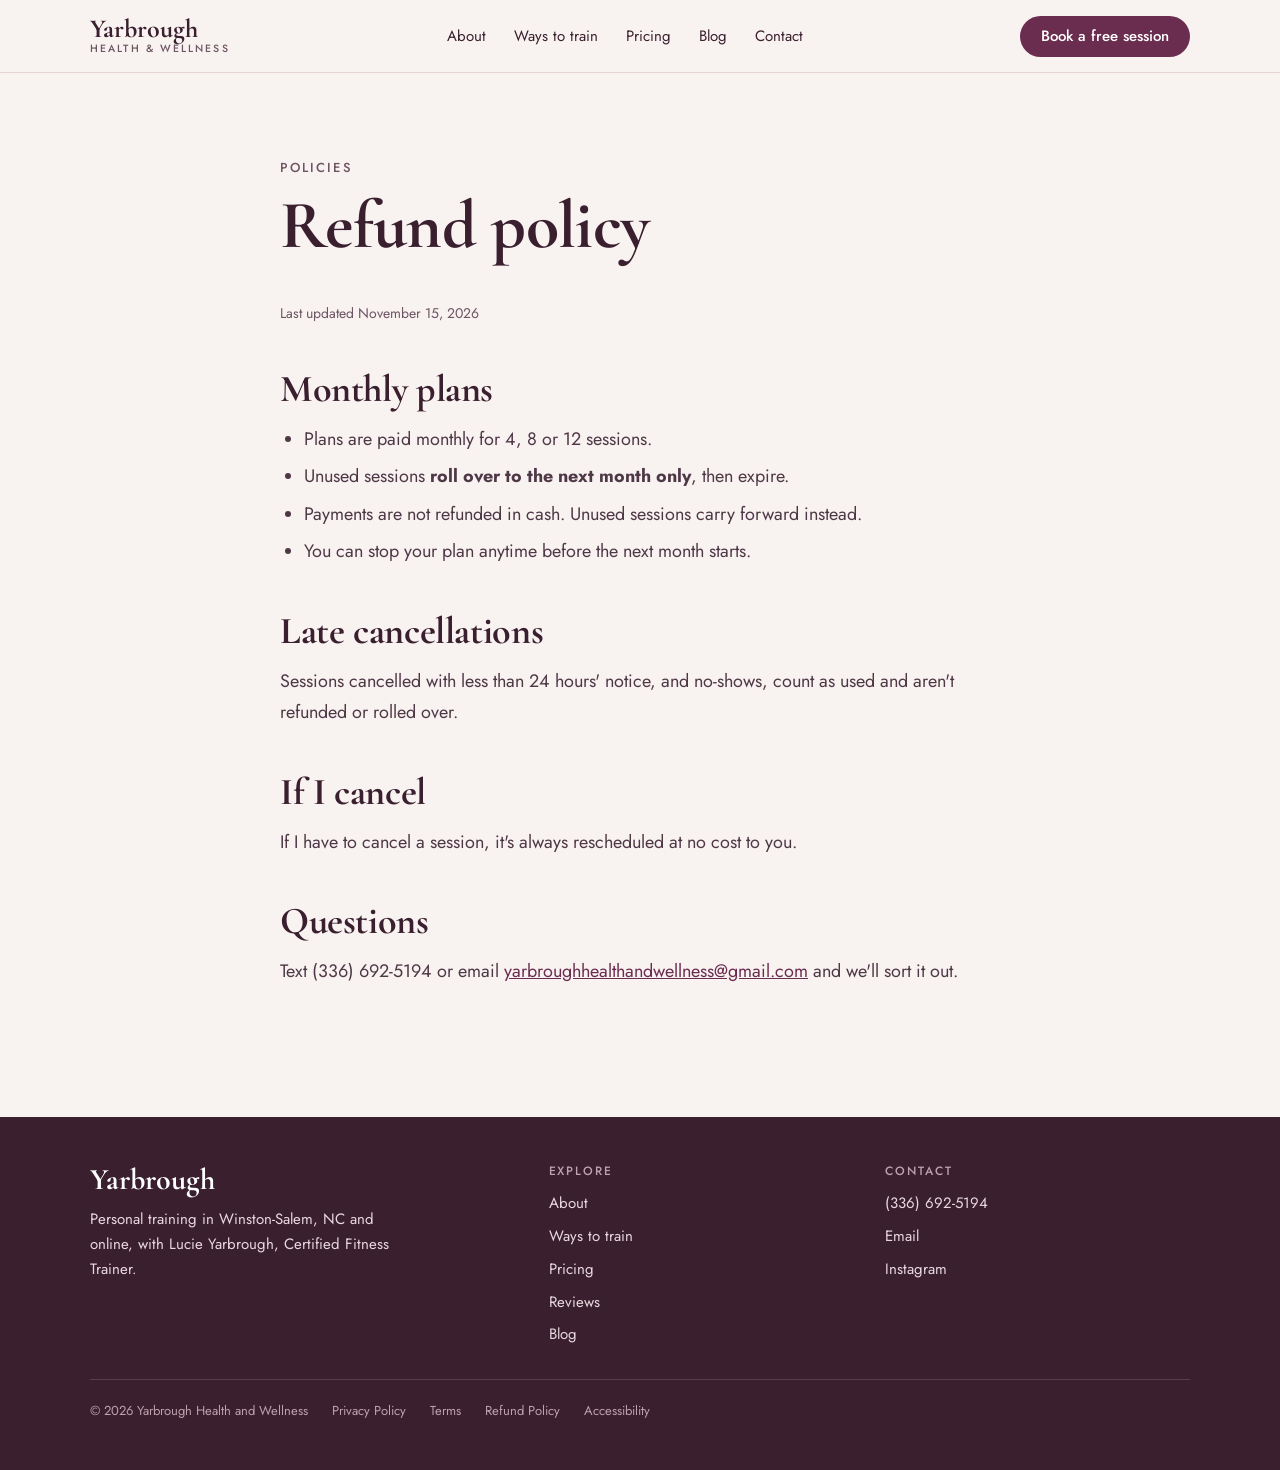
<file: refunds/index.html>
<!doctype html>
<html lang="en">
<head>
<meta charset="utf-8">
<meta name="viewport" content="width=device-width,initial-scale=1,viewport-fit=cover">
<title>Refund Policy | Yarbrough Health & Wellness</title>
<meta name="description" content="Refund and rollover policy for Yarbrough Health and Wellness training plans.">
<link rel="preconnect" href="https://fonts.googleapis.com">
<link rel="preconnect" href="https://fonts.gstatic.com" crossorigin>
<link rel="stylesheet" href="https://fonts.googleapis.com/css2?family=Cormorant+Garamond:ital,wght@0,500;0,600;0,700;1,500&family=Jost:wght@400;500;600&display=swap">
<link rel="stylesheet" href="../css/site.css">
</head>
<body>
<header class="site-h scrolled">
  <div class="in">
    <a class="brand" href="../">Yarbrough<small>Health &amp; Wellness</small></a>
    <nav aria-label="Main">
      <a href="../#about">About</a><a href="../#train">Ways to train</a><a href="../#pricing">Pricing</a><a href="../blog/">Blog</a><a href="../#book">Contact</a>
    </nav>
    <a class="btn btn-book" href="../#book">Book a free session</a>
  </div>
</header>
<main>
<section class="page-hero narrow"><div class="in"><p class="eyebrow">Policies</p><h1 style="font-size:clamp(40px,6vw,68px)">Refund policy</h1></div></section><div class="in"><article class="prose"><p class="updated">Last updated November 15, 2026</p>
<h2>Monthly plans</h2>
<ul><li>Plans are paid monthly for 4, 8 or 12 sessions.</li>
<li>Unused sessions <strong>roll over to the next month only</strong>, then expire.</li>
<li>Payments are not refunded in cash. Unused sessions carry forward instead.</li>
<li>You can stop your plan anytime before the next month starts.</li></ul>
<h2>Late cancellations</h2>
<p>Sessions cancelled with less than 24 hours' notice, and no-shows, count as used and aren't refunded or rolled over.</p>
<h2>If I cancel</h2>
<p>If I have to cancel a session, it's always rescheduled at no cost to you.</p>
<h2>Questions</h2>
<p>Text (336) 692-5194 or email <a href="mailto:yarbroughhealthandwellness@gmail.com">yarbroughhealthandwellness@gmail.com</a> and we'll sort it out.</p></article></div>
</main>
<footer>
  <div class="in">
    <div><a class="brand" href="../">Yarbrough</a><p style="margin-top:10px;max-width:34ch">Personal training in Winston-Salem, NC and online, with Lucie Yarbrough, Certified Fitness Trainer.</p></div>
    <div><h4>Explore</h4><ul><li><a href="../#about">About</a></li><li><a href="../#train">Ways to train</a></li><li><a href="../#pricing">Pricing</a></li><li><a href="../#reviews">Reviews</a></li><li><a href="../blog/">Blog</a></li></ul></div>
    <div><h4>Contact</h4><ul><li><a href="sms:+13366925194">(336) 692-5194</a></li><li><a href="mailto:yarbroughhealthandwellness@gmail.com">Email</a></li><li><a href="https://www.instagram.com/yarbroughhealthandwellness" target="_blank" rel="noopener">Instagram</a></li></ul></div>
    <div class="legal"><span>© 2026 Yarbrough Health and Wellness</span><a href="../privacy/">Privacy Policy</a><a href="../terms/">Terms</a><a href="../refunds/">Refund Policy</a><a href="../accessibility/">Accessibility</a></div>
  </div>
</footer>
<div class="mbar" aria-label="Quick booking">
  <a class="btn btn-book" href="../#book">Book free session</a>
  <a class="btn btn-line" href="sms:+13366925194">Text</a>
</div>
</body>
</html>
</file>
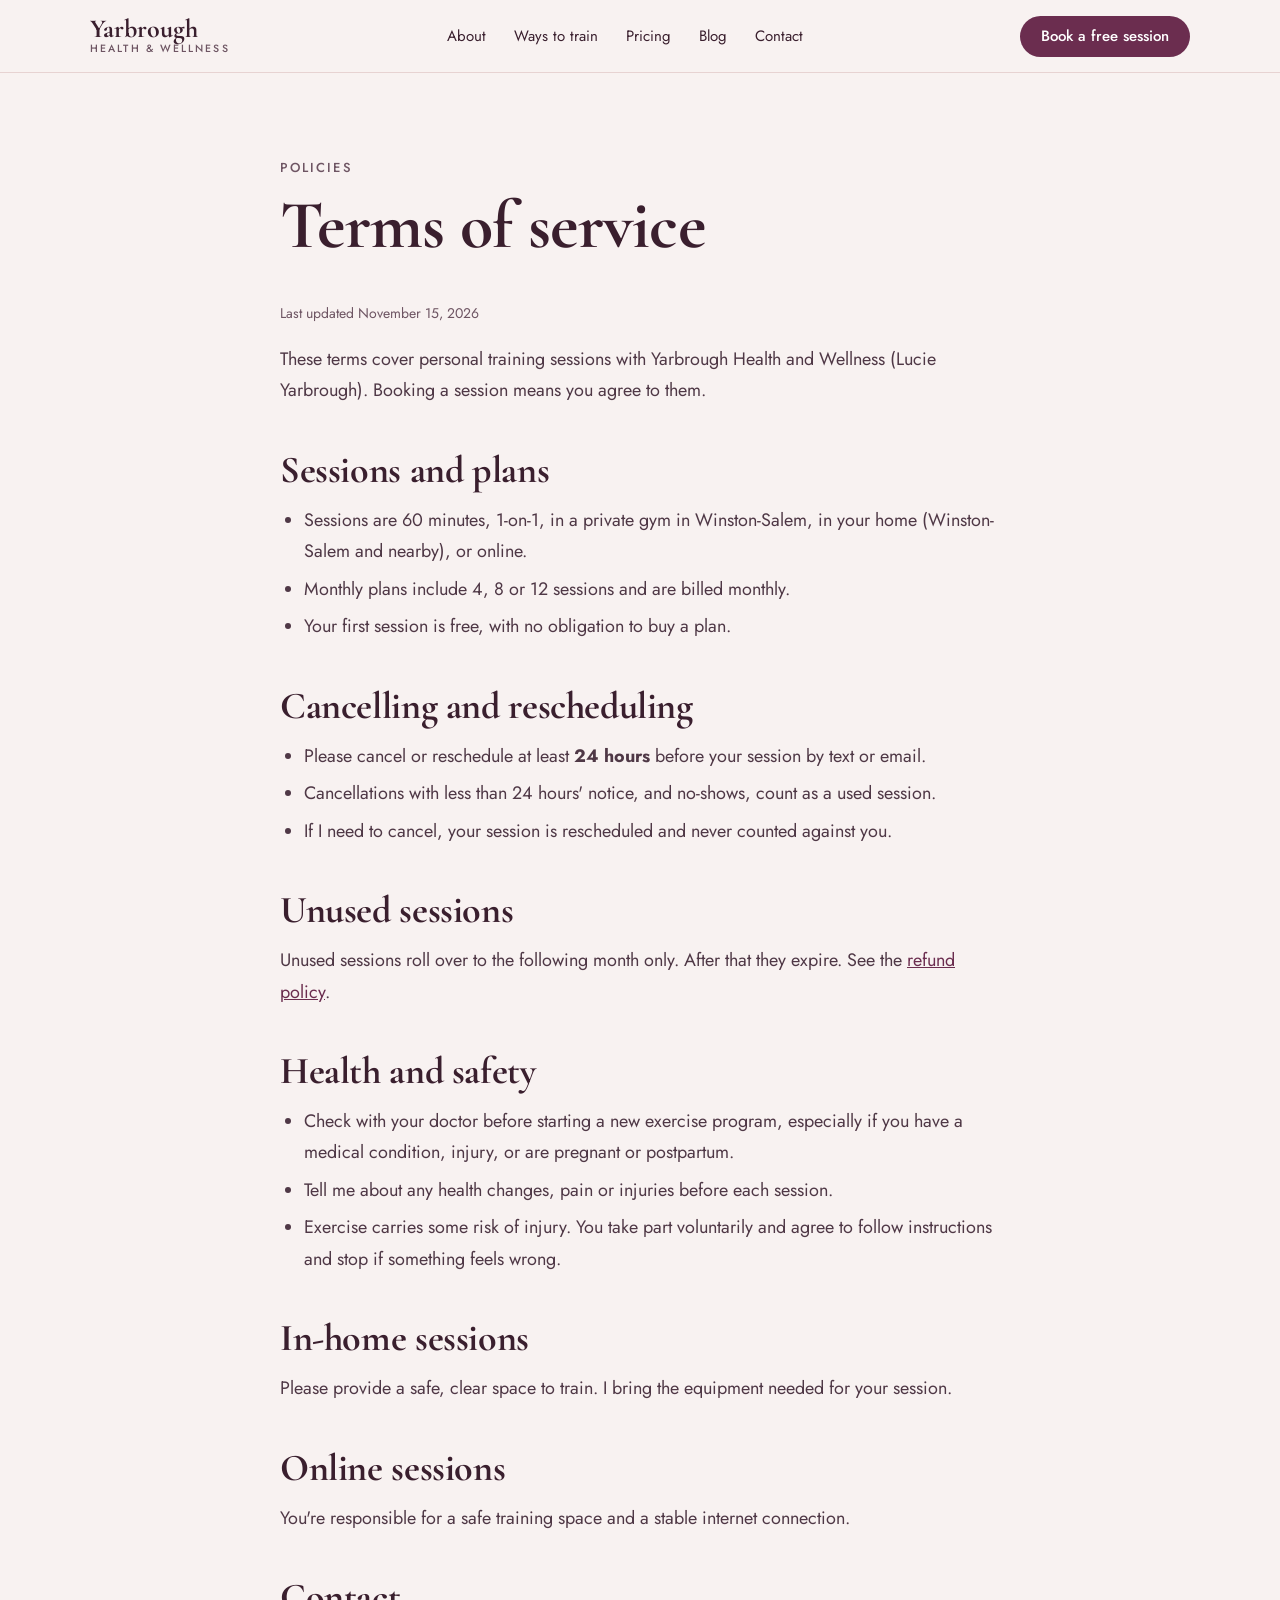
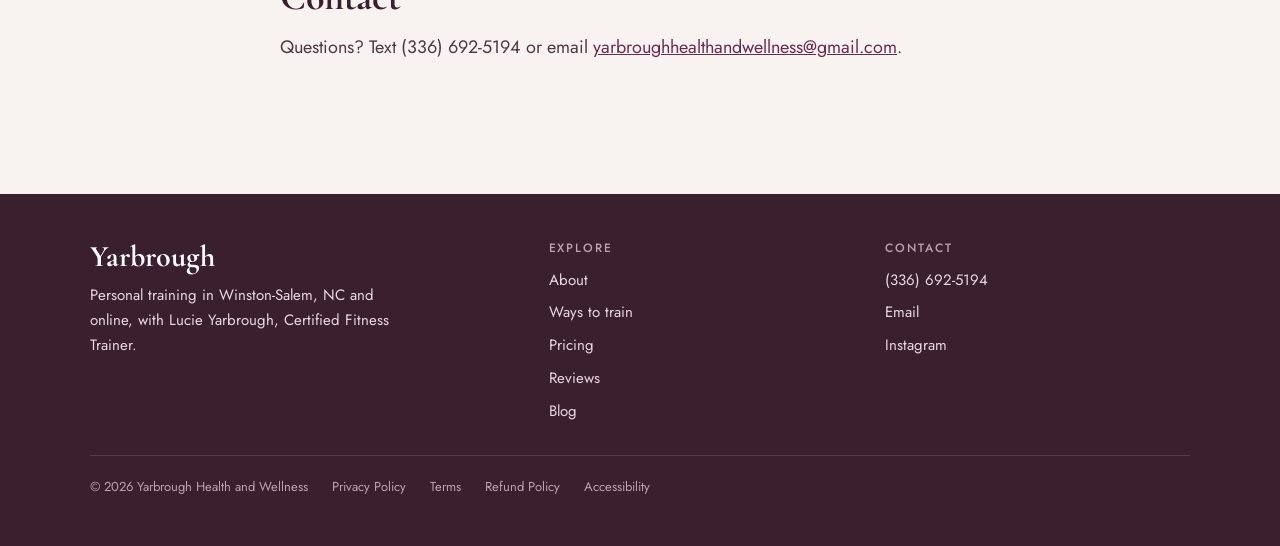
<file: terms/index.html>
<!doctype html>
<html lang="en">
<head>
<meta charset="utf-8">
<meta name="viewport" content="width=device-width,initial-scale=1,viewport-fit=cover">
<title>Terms | Yarbrough Health & Wellness</title>
<meta name="description" content="Terms of service for personal training with Yarbrough Health and Wellness.">
<link rel="preconnect" href="https://fonts.googleapis.com">
<link rel="preconnect" href="https://fonts.gstatic.com" crossorigin>
<link rel="stylesheet" href="https://fonts.googleapis.com/css2?family=Cormorant+Garamond:ital,wght@0,500;0,600;0,700;1,500&family=Jost:wght@400;500;600&display=swap">
<link rel="stylesheet" href="../css/site.css">
</head>
<body>
<header class="site-h scrolled">
  <div class="in">
    <a class="brand" href="../">Yarbrough<small>Health &amp; Wellness</small></a>
    <nav aria-label="Main">
      <a href="../#about">About</a><a href="../#train">Ways to train</a><a href="../#pricing">Pricing</a><a href="../blog/">Blog</a><a href="../#book">Contact</a>
    </nav>
    <a class="btn btn-book" href="../#book">Book a free session</a>
  </div>
</header>
<main>
<section class="page-hero narrow"><div class="in"><p class="eyebrow">Policies</p><h1 style="font-size:clamp(40px,6vw,68px)">Terms of service</h1></div></section><div class="in"><article class="prose"><p class="updated">Last updated November 15, 2026</p>
<p>These terms cover personal training sessions with Yarbrough Health and Wellness (Lucie Yarbrough). Booking a session means you agree to them.</p>
<h2>Sessions and plans</h2>
<ul><li>Sessions are 60 minutes, 1-on-1, in a private gym in Winston-Salem, in your home (Winston-Salem and nearby), or online.</li>
<li>Monthly plans include 4, 8 or 12 sessions and are billed monthly.</li>
<li>Your first session is free, with no obligation to buy a plan.</li></ul>
<h2>Cancelling and rescheduling</h2>
<ul><li>Please cancel or reschedule at least <strong>24 hours</strong> before your session by text or email.</li>
<li>Cancellations with less than 24 hours' notice, and no-shows, count as a used session.</li>
<li>If I need to cancel, your session is rescheduled and never counted against you.</li></ul>
<h2>Unused sessions</h2>
<p>Unused sessions roll over to the following month only. After that they expire. See the <a href="../refunds/">refund policy</a>.</p>
<h2>Health and safety</h2>
<ul><li>Check with your doctor before starting a new exercise program, especially if you have a medical condition, injury, or are pregnant or postpartum.</li>
<li>Tell me about any health changes, pain or injuries before each session.</li>
<li>Exercise carries some risk of injury. You take part voluntarily and agree to follow instructions and stop if something feels wrong.</li></ul>
<h2>In-home sessions</h2>
<p>Please provide a safe, clear space to train. I bring the equipment needed for your session.</p>
<h2>Online sessions</h2>
<p>You're responsible for a safe training space and a stable internet connection.</p>
<h2>Contact</h2>
<p>Questions? Text (336) 692-5194 or email <a href="mailto:yarbroughhealthandwellness@gmail.com">yarbroughhealthandwellness@gmail.com</a>.</p></article></div>
</main>
<footer>
  <div class="in">
    <div><a class="brand" href="../">Yarbrough</a><p style="margin-top:10px;max-width:34ch">Personal training in Winston-Salem, NC and online, with Lucie Yarbrough, Certified Fitness Trainer.</p></div>
    <div><h4>Explore</h4><ul><li><a href="../#about">About</a></li><li><a href="../#train">Ways to train</a></li><li><a href="../#pricing">Pricing</a></li><li><a href="../#reviews">Reviews</a></li><li><a href="../blog/">Blog</a></li></ul></div>
    <div><h4>Contact</h4><ul><li><a href="sms:+13366925194">(336) 692-5194</a></li><li><a href="mailto:yarbroughhealthandwellness@gmail.com">Email</a></li><li><a href="https://www.instagram.com/yarbroughhealthandwellness" target="_blank" rel="noopener">Instagram</a></li></ul></div>
    <div class="legal"><span>© 2026 Yarbrough Health and Wellness</span><a href="../privacy/">Privacy Policy</a><a href="../terms/">Terms</a><a href="../refunds/">Refund Policy</a><a href="../accessibility/">Accessibility</a></div>
  </div>
</footer>
<div class="mbar" aria-label="Quick booking">
  <a class="btn btn-book" href="../#book">Book free session</a>
  <a class="btn btn-line" href="sms:+13366925194">Text</a>
</div>
</body>
</html>
</file>
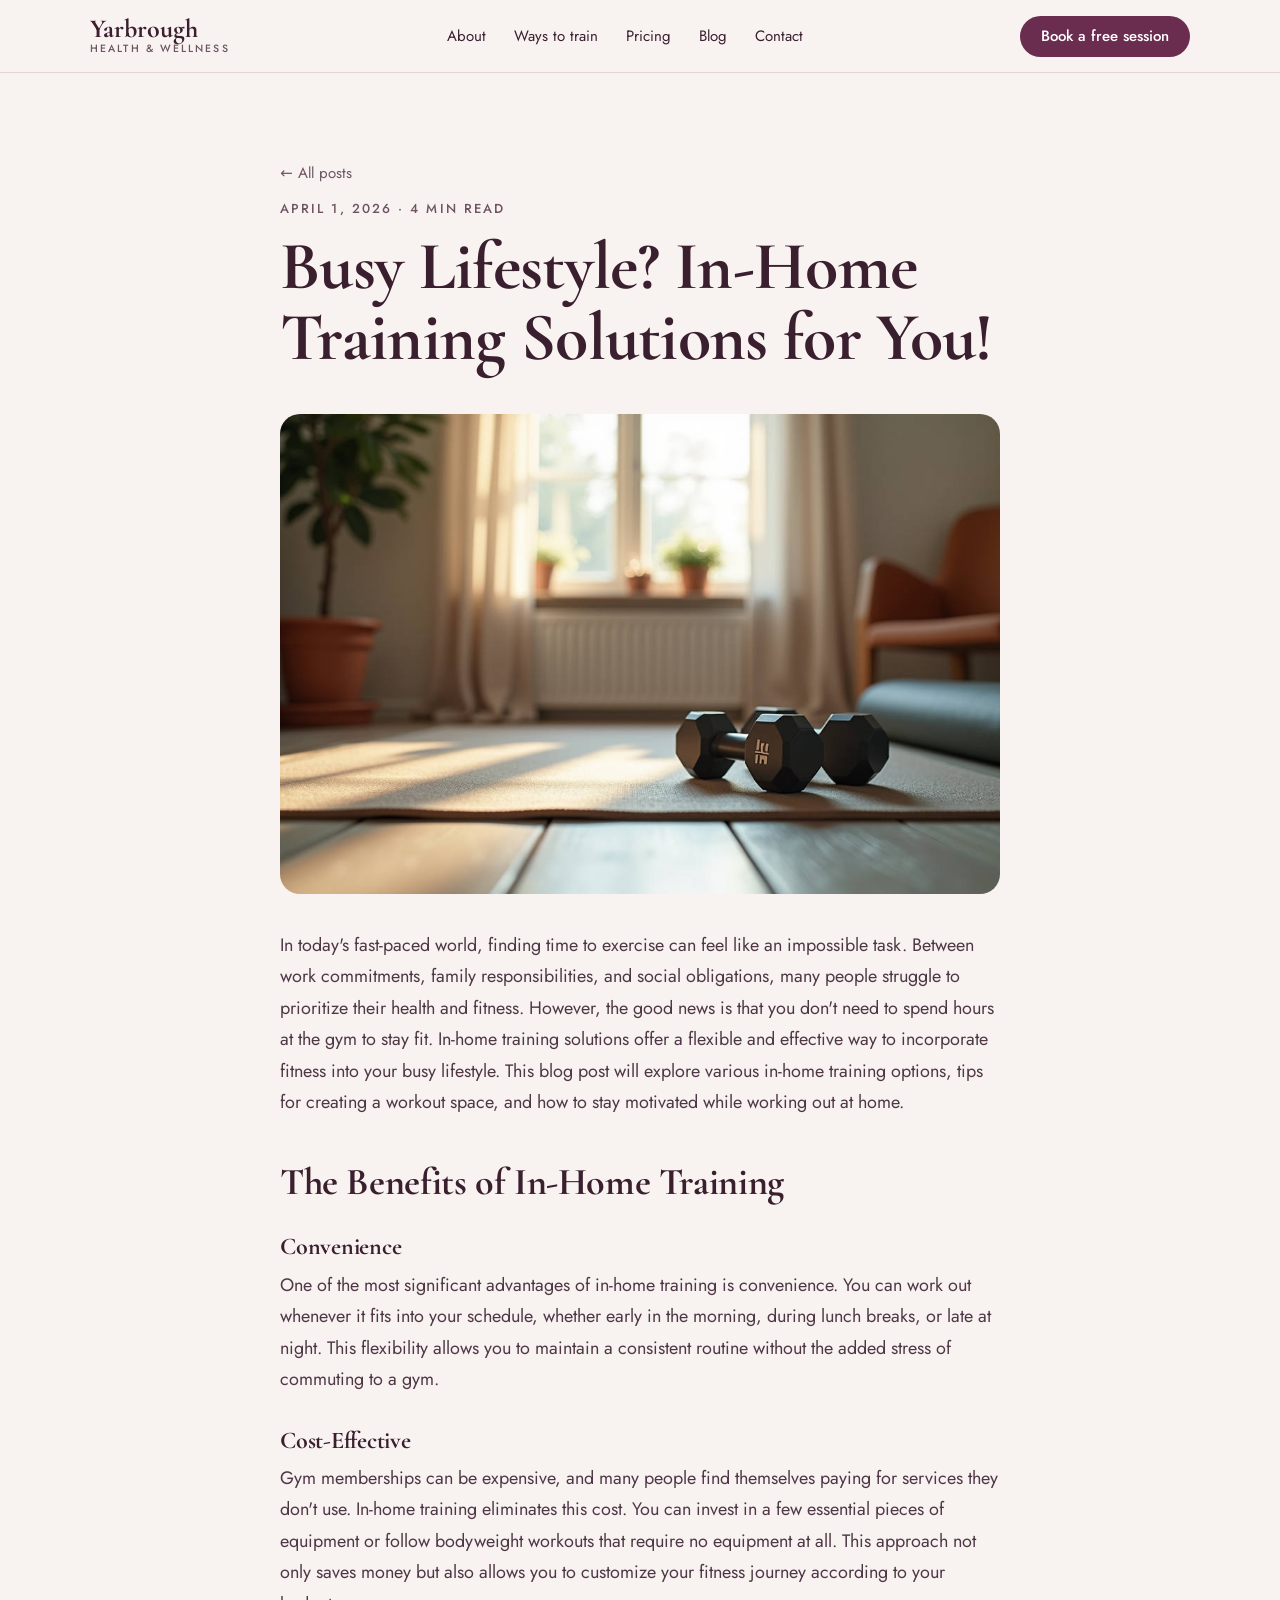
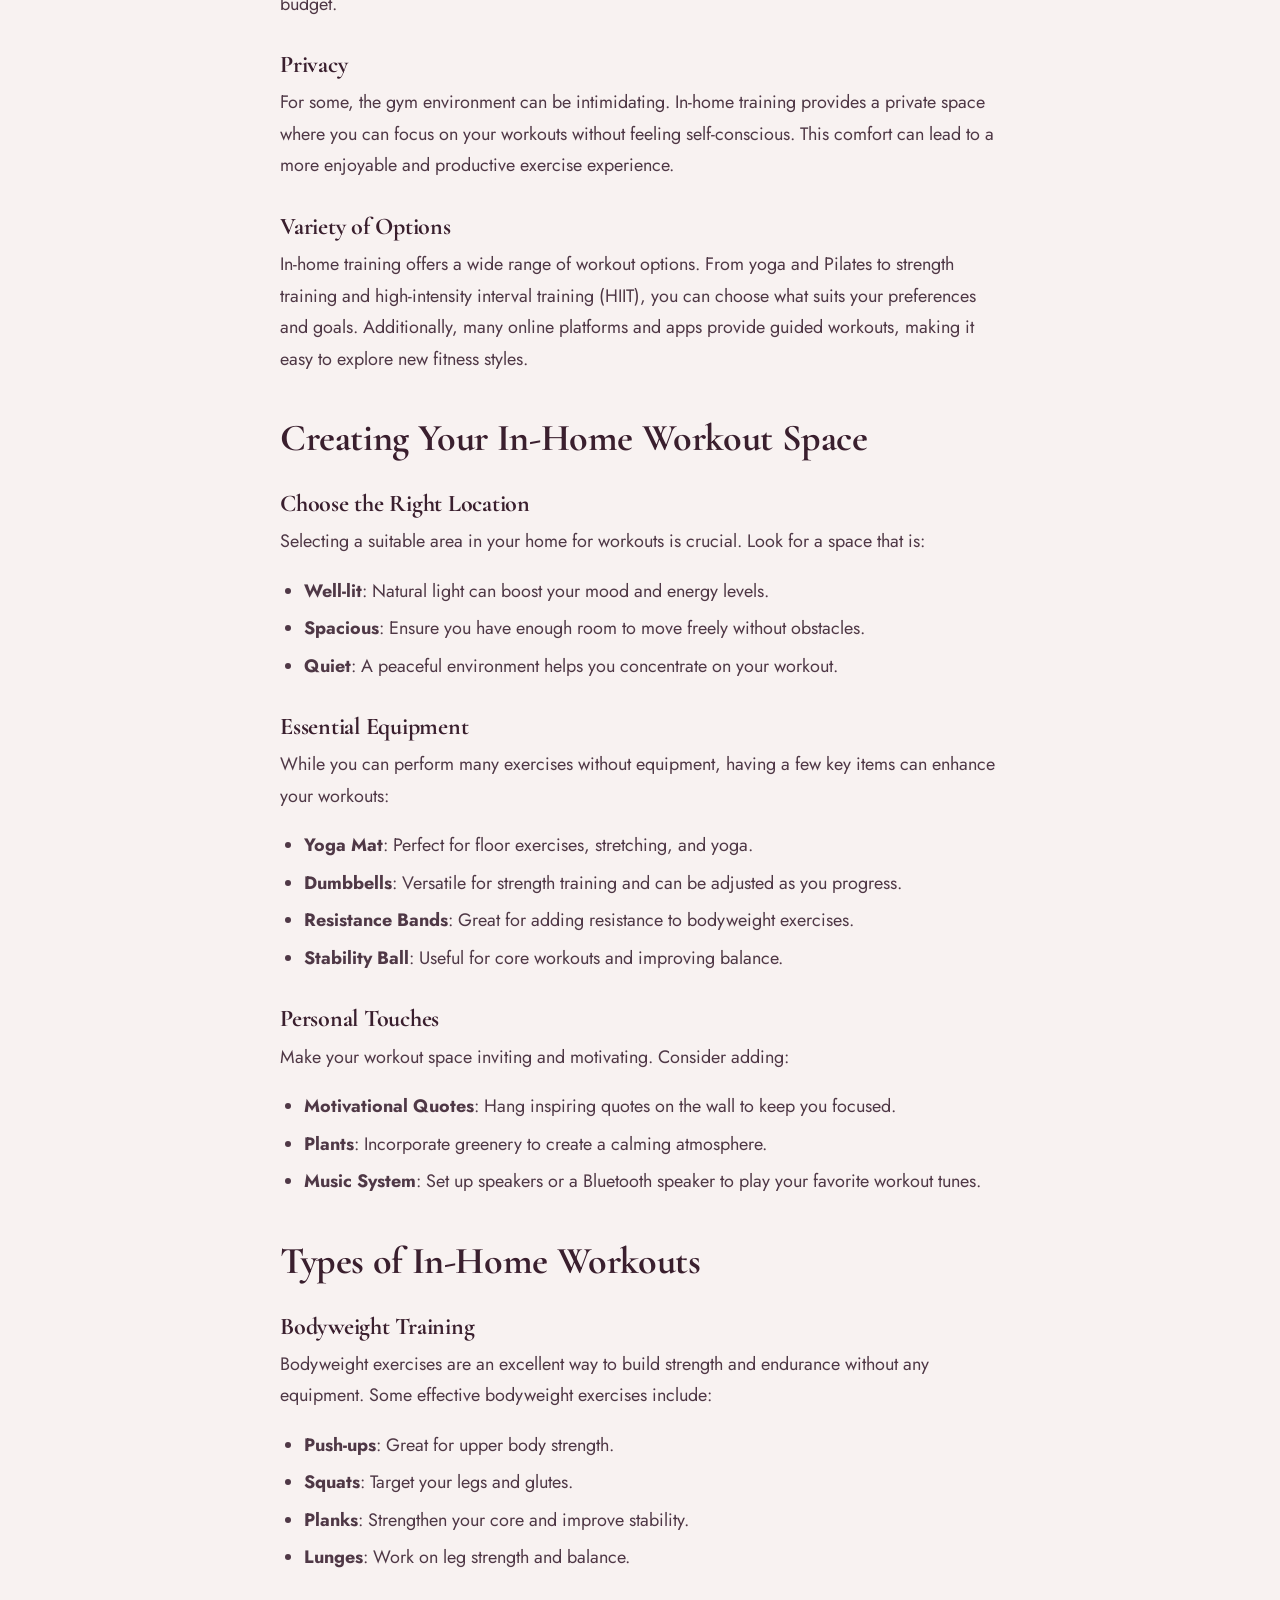
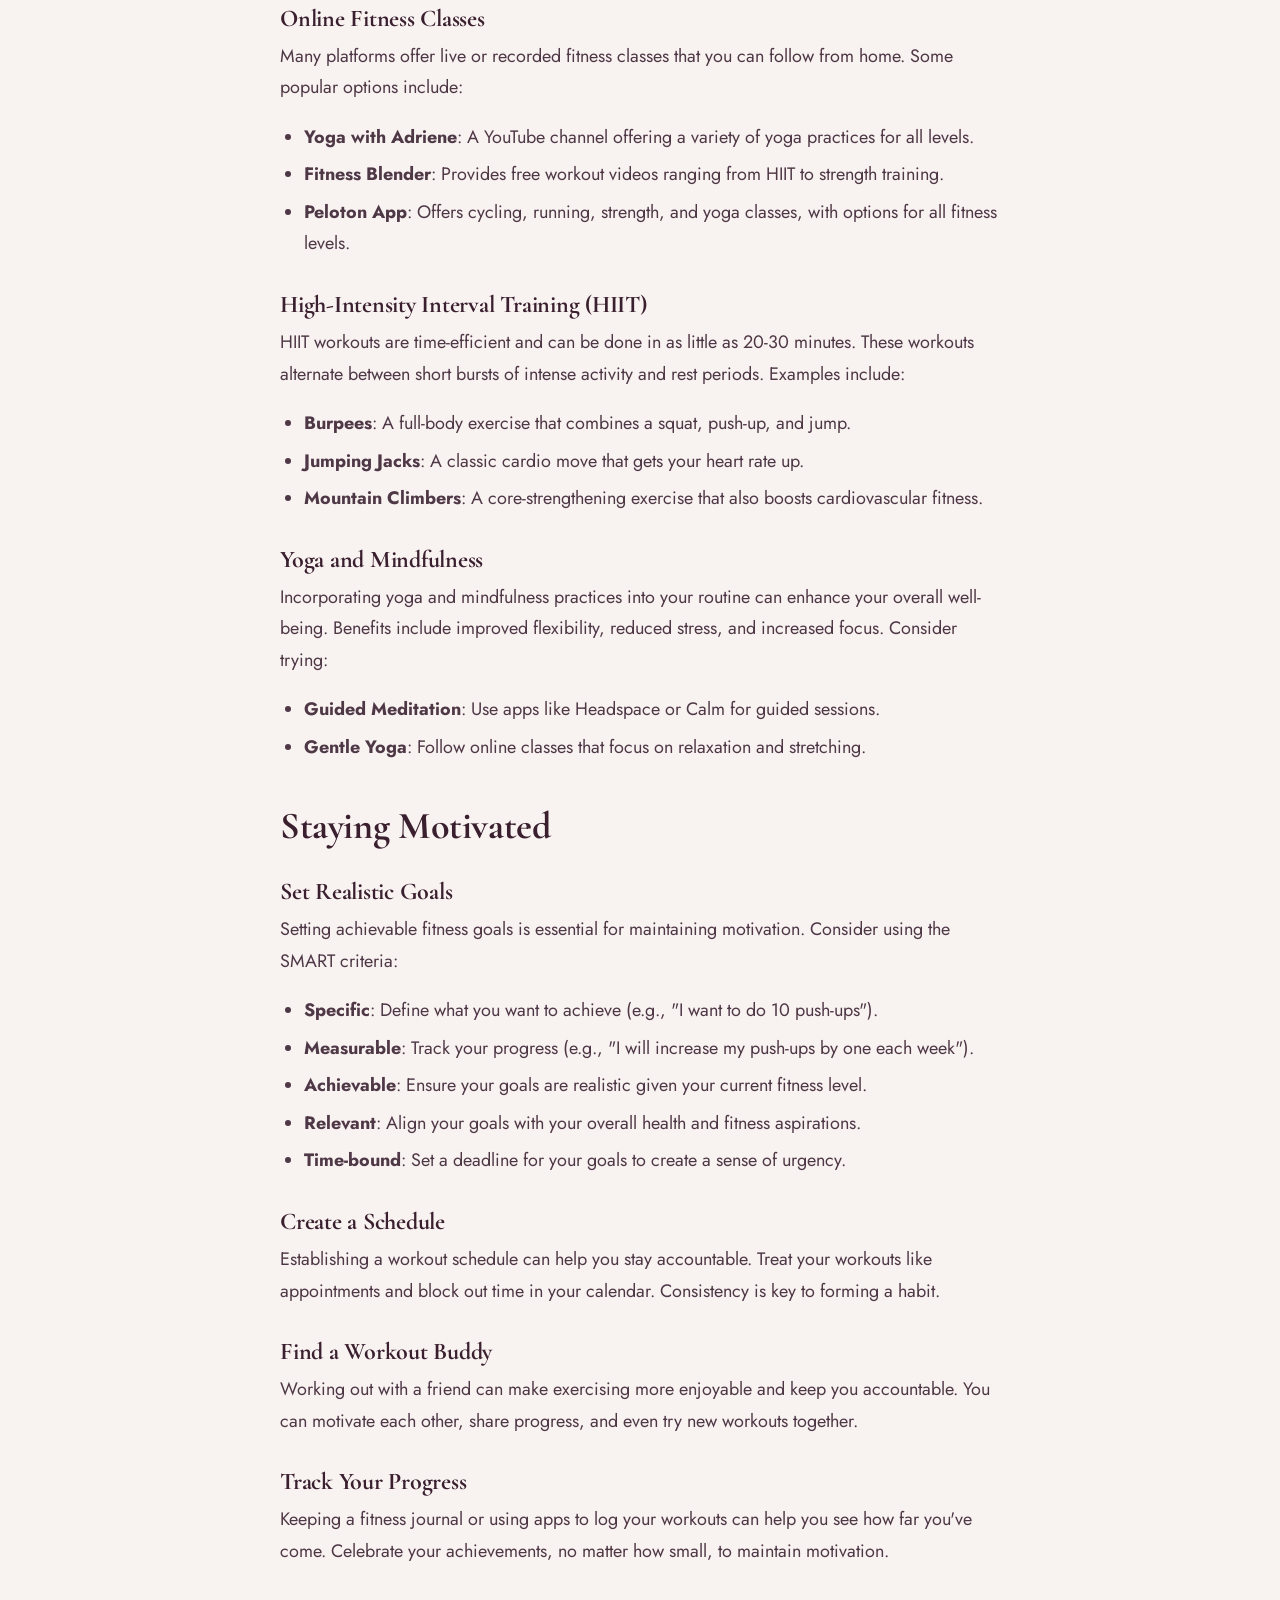
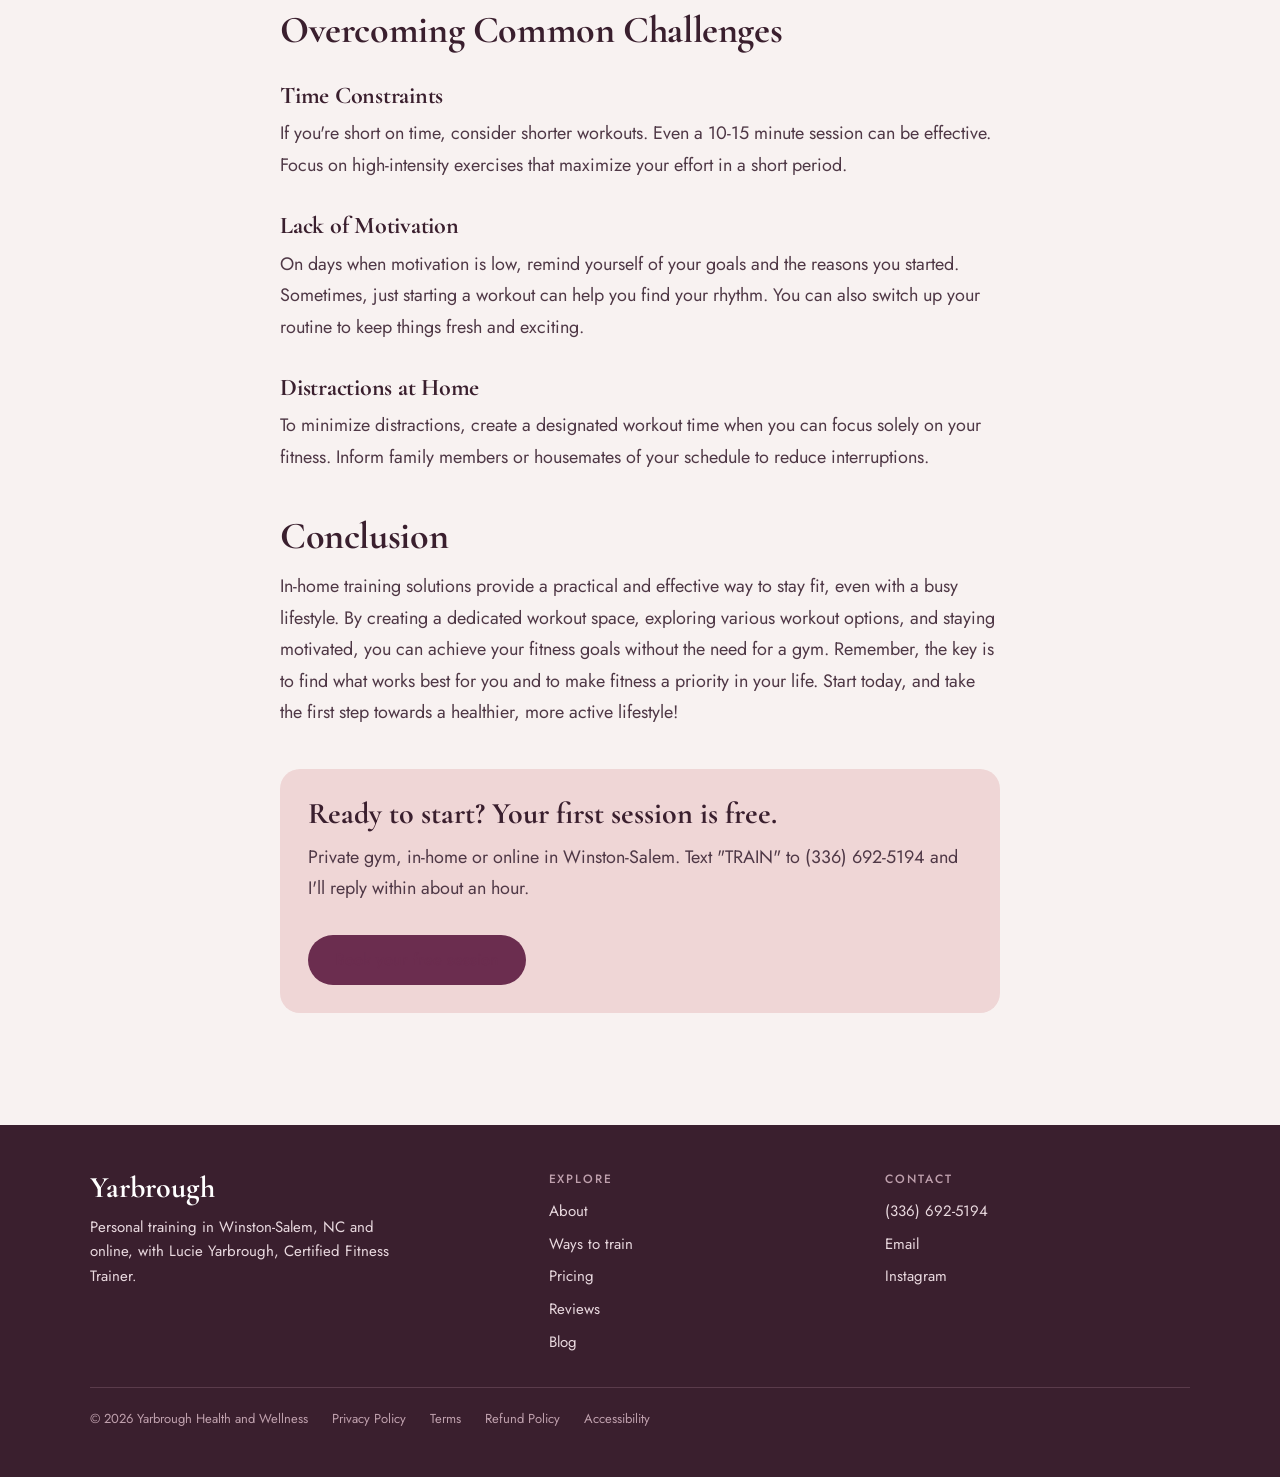
<file: blog/busy-lifestyle-in-home-training-solutions-for-you/index.html>
<!doctype html>
<html lang="en">
<head>
<meta charset="utf-8">
<meta name="viewport" content="width=device-width,initial-scale=1,viewport-fit=cover">
<title>Busy Lifestyle? In-Home Training Solutions for You! | Yarbrough Health & Wellness</title>
<meta name="description" content="In today&#x27;s fast-paced world, finding time to exercise can feel like an impossible task. Between work commitments, family responsibilities, and social oblig">
<link rel="preconnect" href="https://fonts.googleapis.com">
<link rel="preconnect" href="https://fonts.gstatic.com" crossorigin>
<link rel="stylesheet" href="https://fonts.googleapis.com/css2?family=Cormorant+Garamond:ital,wght@0,500;0,600;0,700;1,500&family=Jost:wght@400;500;600&display=swap">
<link rel="stylesheet" href="../../css/site.css">
</head>
<body>
<header class="site-h scrolled">
  <div class="in">
    <a class="brand" href="../../">Yarbrough<small>Health &amp; Wellness</small></a>
    <nav aria-label="Main">
      <a href="../../#about">About</a><a href="../../#train">Ways to train</a><a href="../../#pricing">Pricing</a><a href="../../blog/">Blog</a><a href="../../#book">Contact</a>
    </nav>
    <a class="btn btn-book" href="../../#book">Book a free session</a>
  </div>
</header>
<main>
<section class="page-hero narrow"><div class="in"><a class="back" href="../">← All posts</a><p class="eyebrow">April 1, 2026 · 4 min read</p><h1 style="font-size:clamp(40px,6vw,68px)">Busy Lifestyle? In-Home Training Solutions for You!</h1></div></section><div class="in"><article class="prose"><figure class="cover"><img src="../img/busy-lifestyle-in-home-training-solutions-for-you.jpg" alt="" width="1200" height="800"></figure><p>In today&#x27;s fast-paced world, finding time to exercise can feel like an impossible task. Between work commitments, family responsibilities, and social obligations, many people struggle to prioritize their health and fitness. However, the good news is that you don&#x27;t need to spend hours at the gym to stay fit. In-home training solutions offer a flexible and effective way to incorporate fitness into your busy lifestyle. This blog post will explore various in-home training options, tips for creating a workout space, and how to stay motivated while working out at home.</p>
<h2>The Benefits of In-Home Training</h2>
<h3>Convenience</h3>
<p>One of the most significant advantages of in-home training is convenience. You can work out whenever it fits into your schedule, whether early in the morning, during lunch breaks, or late at night. This flexibility allows you to maintain a consistent routine without the added stress of commuting to a gym.</p>
<h3>Cost-Effective</h3>
<p>Gym memberships can be expensive, and many people find themselves paying for services they don&#x27;t use. In-home training eliminates this cost. You can invest in a few essential pieces of equipment or follow bodyweight workouts that require no equipment at all. This approach not only saves money but also allows you to customize your fitness journey according to your budget.</p>
<h3>Privacy</h3>
<p>For some, the gym environment can be intimidating. In-home training provides a private space where you can focus on your workouts without feeling self-conscious. This comfort can lead to a more enjoyable and productive exercise experience.</p>
<h3>Variety of Options</h3>
<p>In-home training offers a wide range of workout options. From yoga and Pilates to strength training and high-intensity interval training (HIIT), you can choose what suits your preferences and goals. Additionally, many online platforms and apps provide guided workouts, making it easy to explore new fitness styles.</p>
<h2>Creating Your In-Home Workout Space</h2>
<h3>Choose the Right Location</h3>
<p>Selecting a suitable area in your home for workouts is crucial. Look for a space that is:</p>
<ul><li><strong>Well-lit</strong>: Natural light can boost your mood and energy levels.</li><li><strong>Spacious</strong>: Ensure you have enough room to move freely without obstacles.</li><li><strong>Quiet</strong>: A peaceful environment helps you concentrate on your workout.</li></ul>
<h3>Essential Equipment</h3>
<p>While you can perform many exercises without equipment, having a few key items can enhance your workouts:</p>
<ul><li><strong>Yoga Mat</strong>: Perfect for floor exercises, stretching, and yoga.</li><li><strong>Dumbbells</strong>: Versatile for strength training and can be adjusted as you progress.</li><li><strong>Resistance Bands</strong>: Great for adding resistance to bodyweight exercises.</li><li><strong>Stability Ball</strong>: Useful for core workouts and improving balance.</li></ul>
<h3>Personal Touches</h3>
<p>Make your workout space inviting and motivating. Consider adding:</p>
<ul><li><strong>Motivational Quotes</strong>: Hang inspiring quotes on the wall to keep you focused.</li><li><strong>Plants</strong>: Incorporate greenery to create a calming atmosphere.</li><li><strong>Music System</strong>: Set up speakers or a Bluetooth speaker to play your favorite workout tunes.</li></ul>
<h2>Types of In-Home Workouts</h2>
<h3>Bodyweight Training</h3>
<p>Bodyweight exercises are an excellent way to build strength and endurance without any equipment. Some effective bodyweight exercises include:</p>
<ul><li><strong>Push-ups</strong>: Great for upper body strength.</li><li><strong>Squats</strong>: Target your legs and glutes.</li><li><strong>Planks</strong>: Strengthen your core and improve stability.</li><li><strong>Lunges</strong>: Work on leg strength and balance.</li></ul>
<h3>Online Fitness Classes</h3>
<p>Many platforms offer live or recorded fitness classes that you can follow from home. Some popular options include:</p>
<ul><li><strong>Yoga with Adriene</strong>: A YouTube channel offering a variety of yoga practices for all levels.</li><li><strong>Fitness Blender</strong>: Provides free workout videos ranging from HIIT to strength training.</li><li><strong>Peloton App</strong>: Offers cycling, running, strength, and yoga classes, with options for all fitness levels.</li></ul>
<h3>High-Intensity Interval Training (HIIT)</h3>
<p>HIIT workouts are time-efficient and can be done in as little as 20-30 minutes. These workouts alternate between short bursts of intense activity and rest periods. Examples include:</p>
<ul><li><strong>Burpees</strong>: A full-body exercise that combines a squat, push-up, and jump.</li><li><strong>Jumping Jacks</strong>: A classic cardio move that gets your heart rate up.</li><li><strong>Mountain Climbers</strong>: A core-strengthening exercise that also boosts cardiovascular fitness.</li></ul>
<h3>Yoga and Mindfulness</h3>
<p>Incorporating yoga and mindfulness practices into your routine can enhance your overall well-being. Benefits include improved flexibility, reduced stress, and increased focus. Consider trying:</p>
<ul><li><strong>Guided Meditation</strong>: Use apps like Headspace or Calm for guided sessions.</li><li><strong>Gentle Yoga</strong>: Follow online classes that focus on relaxation and stretching.</li></ul>
<h2>Staying Motivated</h2>
<h3>Set Realistic Goals</h3>
<p>Setting achievable fitness goals is essential for maintaining motivation. Consider using the SMART criteria:</p>
<ul><li><strong>Specific</strong>: Define what you want to achieve (e.g., &quot;I want to do 10 push-ups&quot;).</li><li><strong>Measurable</strong>: Track your progress (e.g., &quot;I will increase my push-ups by one each week&quot;).</li><li><strong>Achievable</strong>: Ensure your goals are realistic given your current fitness level.</li><li><strong>Relevant</strong>: Align your goals with your overall health and fitness aspirations.</li><li><strong>Time-bound</strong>: Set a deadline for your goals to create a sense of urgency.</li></ul>
<h3>Create a Schedule</h3>
<p>Establishing a workout schedule can help you stay accountable. Treat your workouts like appointments and block out time in your calendar. Consistency is key to forming a habit.</p>
<h3>Find a Workout Buddy</h3>
<p>Working out with a friend can make exercising more enjoyable and keep you accountable. You can motivate each other, share progress, and even try new workouts together.</p>
<h3>Track Your Progress</h3>
<p>Keeping a fitness journal or using apps to log your workouts can help you see how far you&#x27;ve come. Celebrate your achievements, no matter how small, to maintain motivation.</p>
<h2>Overcoming Common Challenges</h2>
<h3>Time Constraints</h3>
<p>If you&#x27;re short on time, consider shorter workouts. Even a 10-15 minute session can be effective. Focus on high-intensity exercises that maximize your effort in a short period.</p>
<h3>Lack of Motivation</h3>
<p>On days when motivation is low, remind yourself of your goals and the reasons you started. Sometimes, just starting a workout can help you find your rhythm. You can also switch up your routine to keep things fresh and exciting.</p>
<h3>Distractions at Home</h3>
<p>To minimize distractions, create a designated workout time when you can focus solely on your fitness. Inform family members or housemates of your schedule to reduce interruptions.</p>
<h2>Conclusion</h2>
<p>In-home training solutions provide a practical and effective way to stay fit, even with a busy lifestyle. By creating a dedicated workout space, exploring various workout options, and staying motivated, you can achieve your fitness goals without the need for a gym. Remember, the key is to find what works best for you and to make fitness a priority in your life. Start today, and take the first step towards a healthier, more active lifestyle!</p><div class="post-cta"><b>Ready to start? Your first session is free.</b><p>Private gym, in-home or online in Winston-Salem. Text "TRAIN" to (336) 692-5194 and I'll reply within about an hour.</p><a class="btn btn-book" href="../../#book">Book your free session</a></div></article></div>
</main>
<footer>
  <div class="in">
    <div><a class="brand" href="../../">Yarbrough</a><p style="margin-top:10px;max-width:34ch">Personal training in Winston-Salem, NC and online, with Lucie Yarbrough, Certified Fitness Trainer.</p></div>
    <div><h4>Explore</h4><ul><li><a href="../../#about">About</a></li><li><a href="../../#train">Ways to train</a></li><li><a href="../../#pricing">Pricing</a></li><li><a href="../../#reviews">Reviews</a></li><li><a href="../../blog/">Blog</a></li></ul></div>
    <div><h4>Contact</h4><ul><li><a href="sms:+13366925194">(336) 692-5194</a></li><li><a href="mailto:yarbroughhealthandwellness@gmail.com">Email</a></li><li><a href="https://www.instagram.com/yarbroughhealthandwellness" target="_blank" rel="noopener">Instagram</a></li></ul></div>
    <div class="legal"><span>© 2026 Yarbrough Health and Wellness</span><a href="../../privacy/">Privacy Policy</a><a href="../../terms/">Terms</a><a href="../../refunds/">Refund Policy</a><a href="../../accessibility/">Accessibility</a></div>
  </div>
</footer>
<div class="mbar" aria-label="Quick booking">
  <a class="btn btn-book" href="../../#book">Book free session</a>
  <a class="btn btn-line" href="sms:+13366925194">Text</a>
</div>
</body>
</html>
</file>
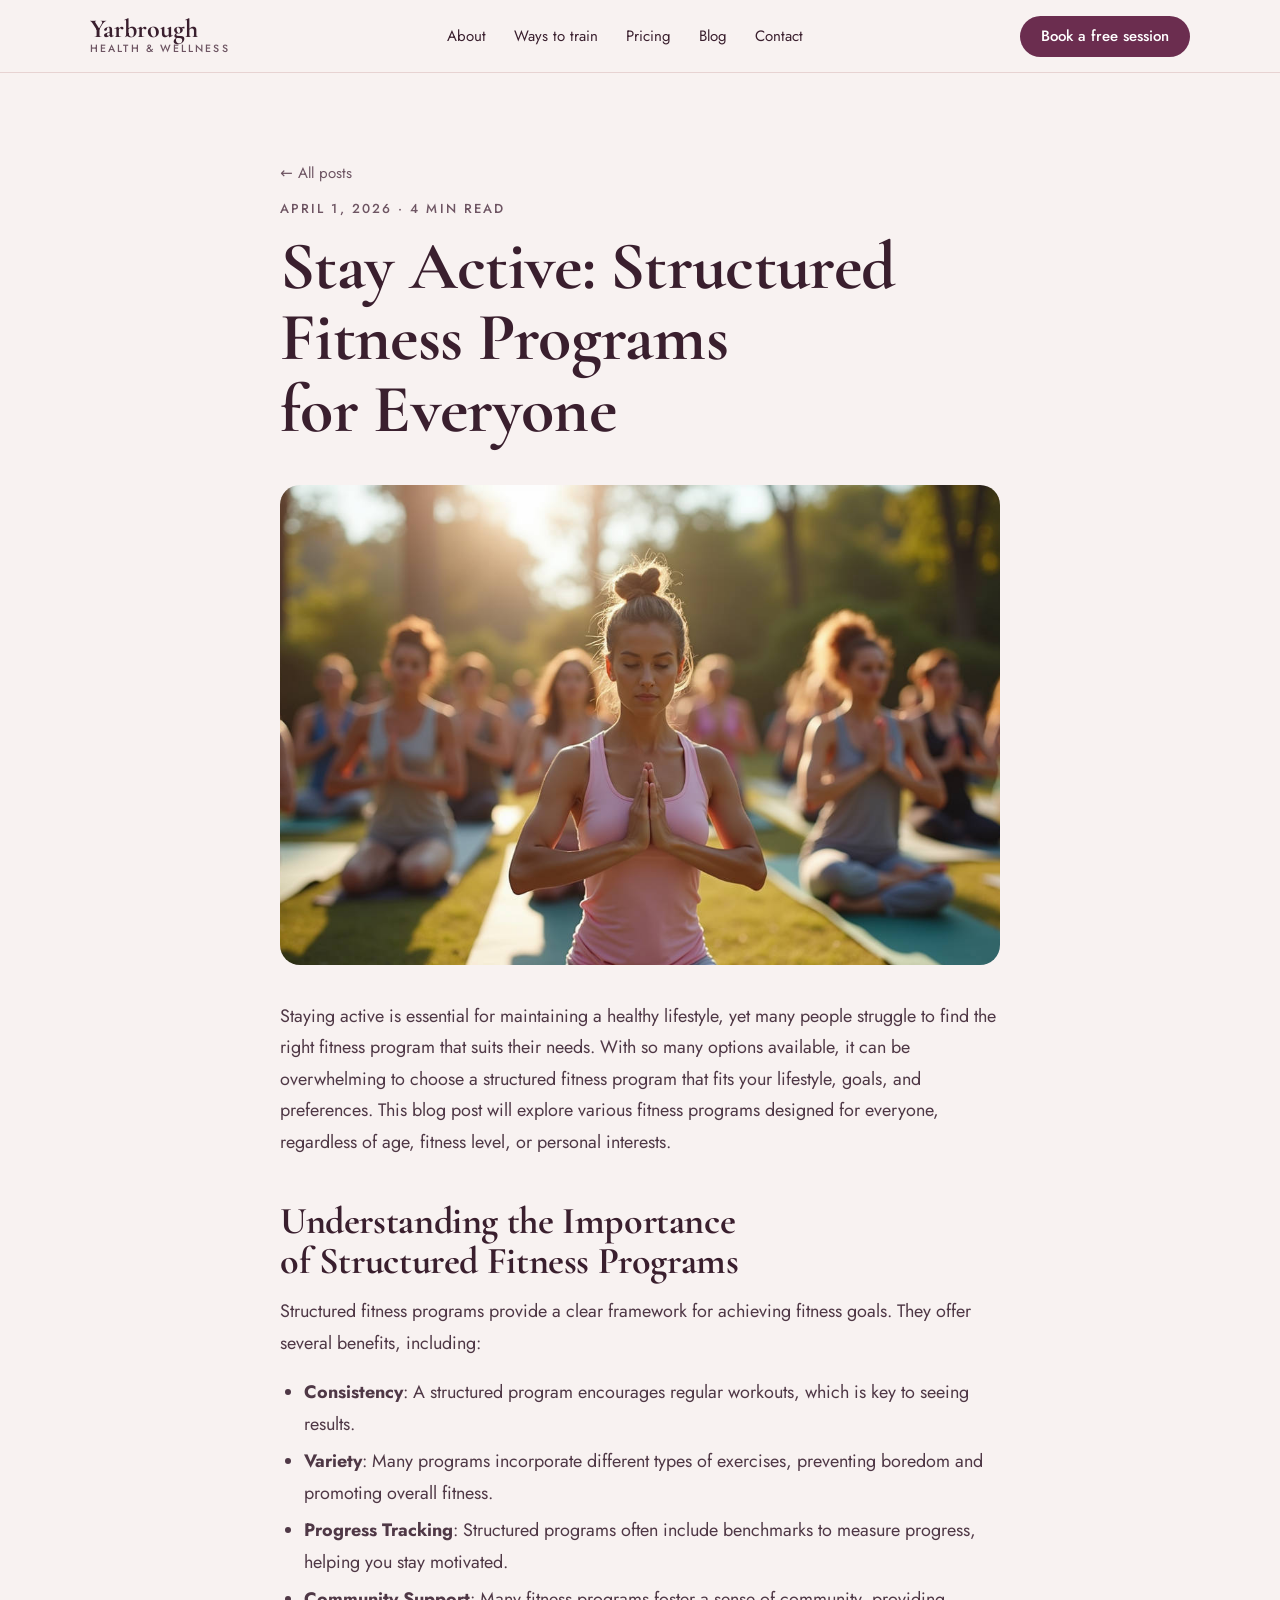
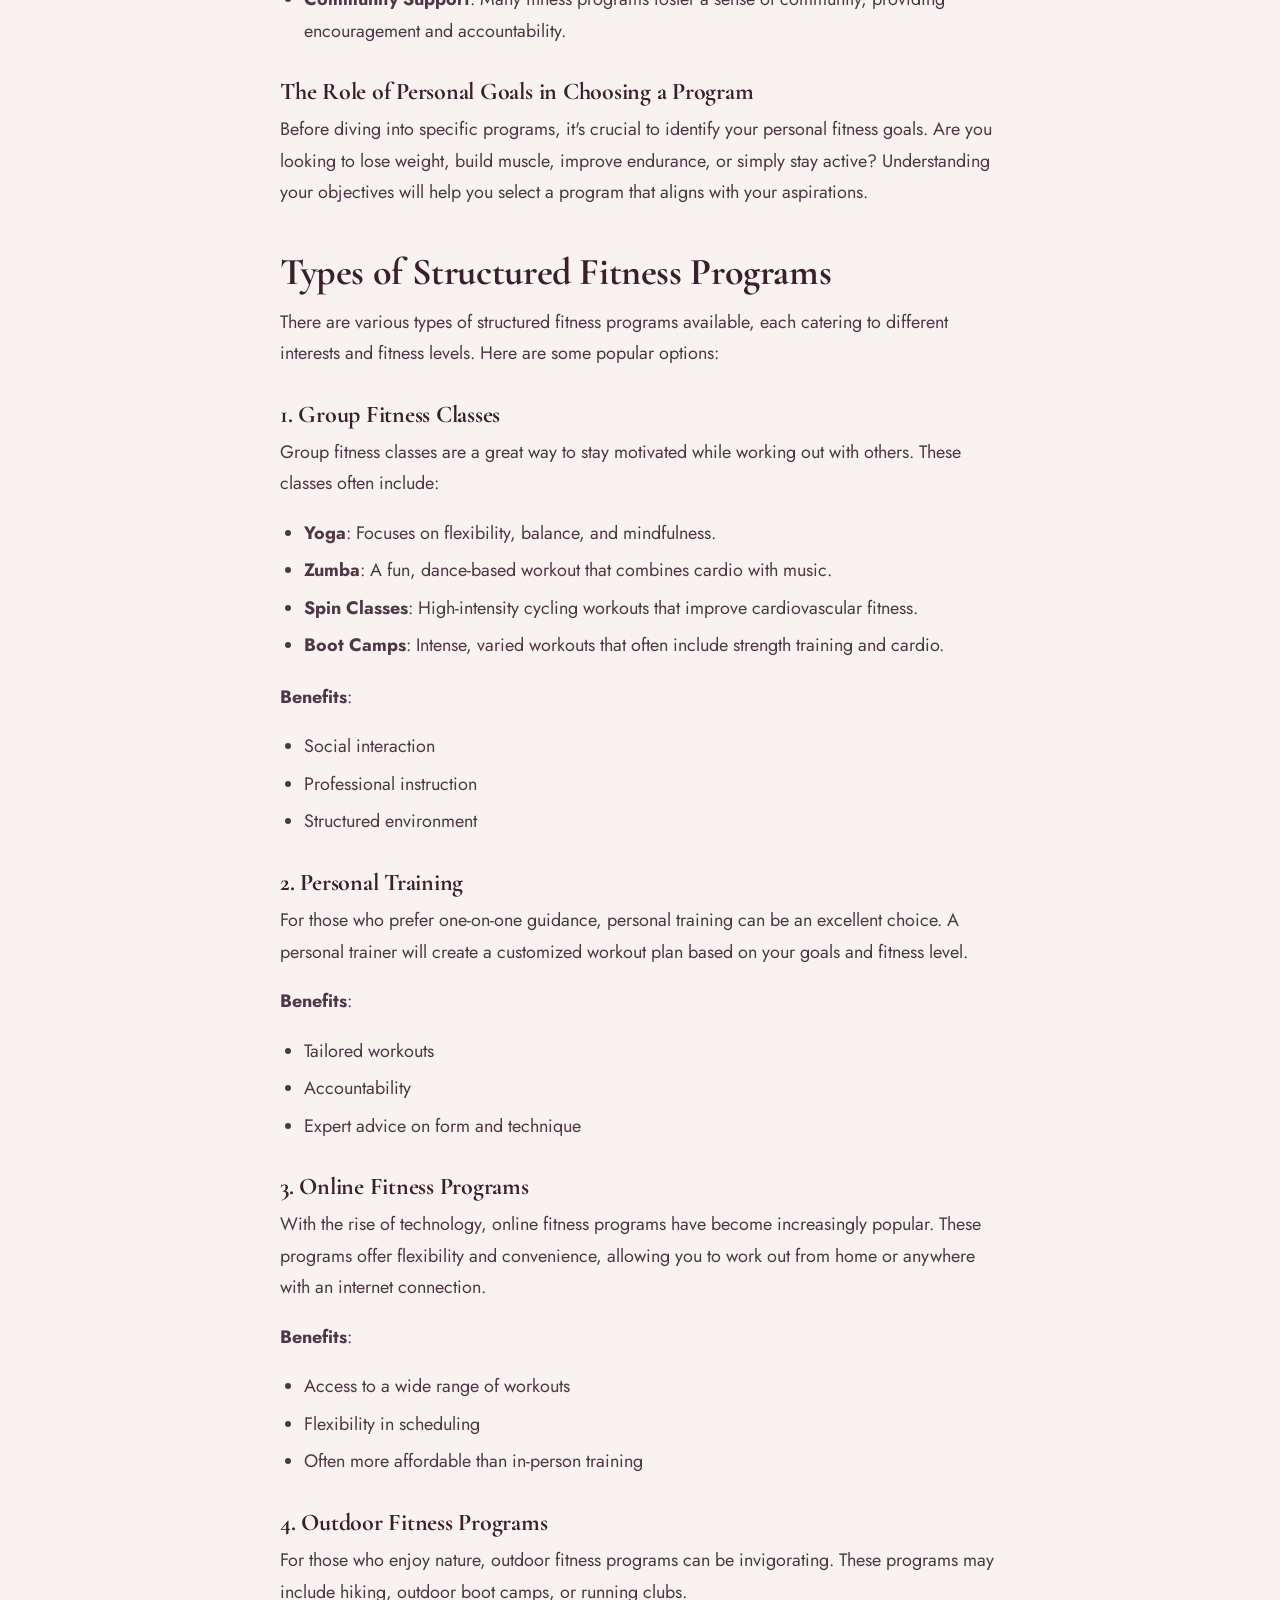
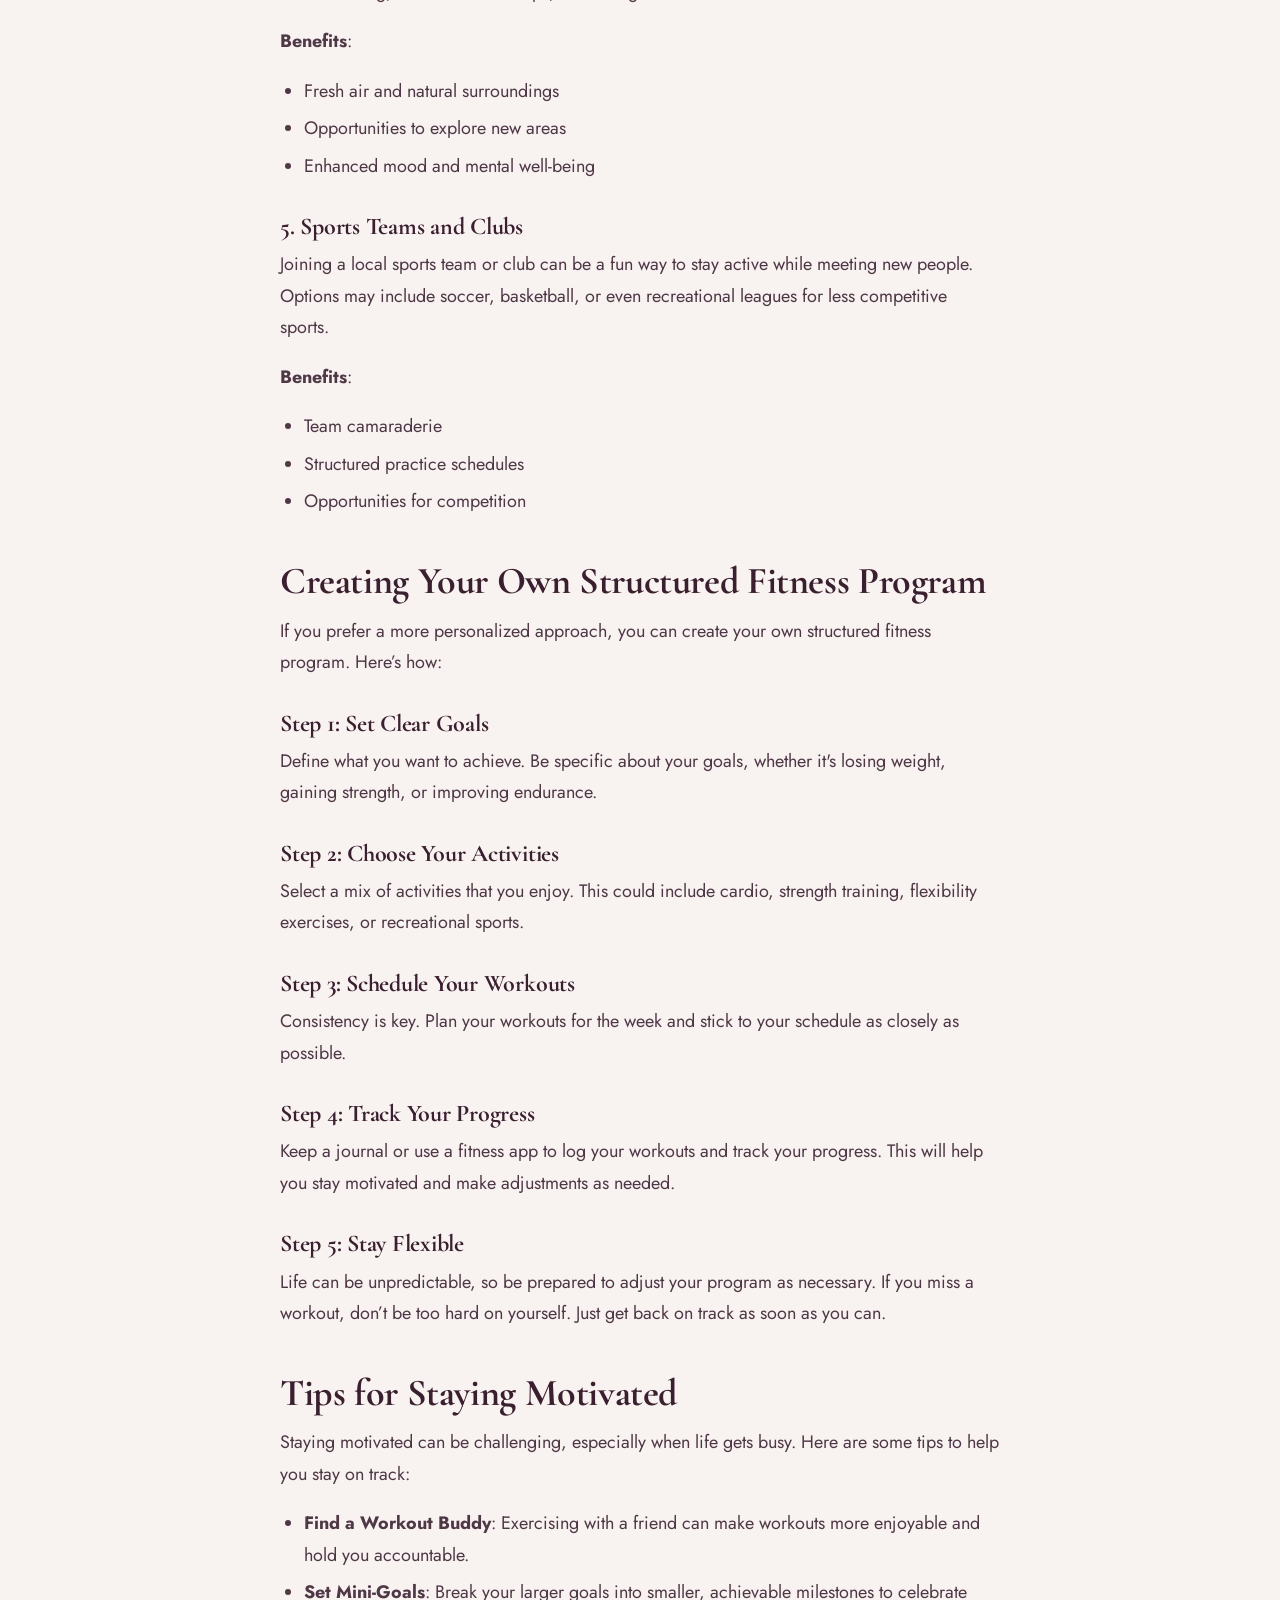
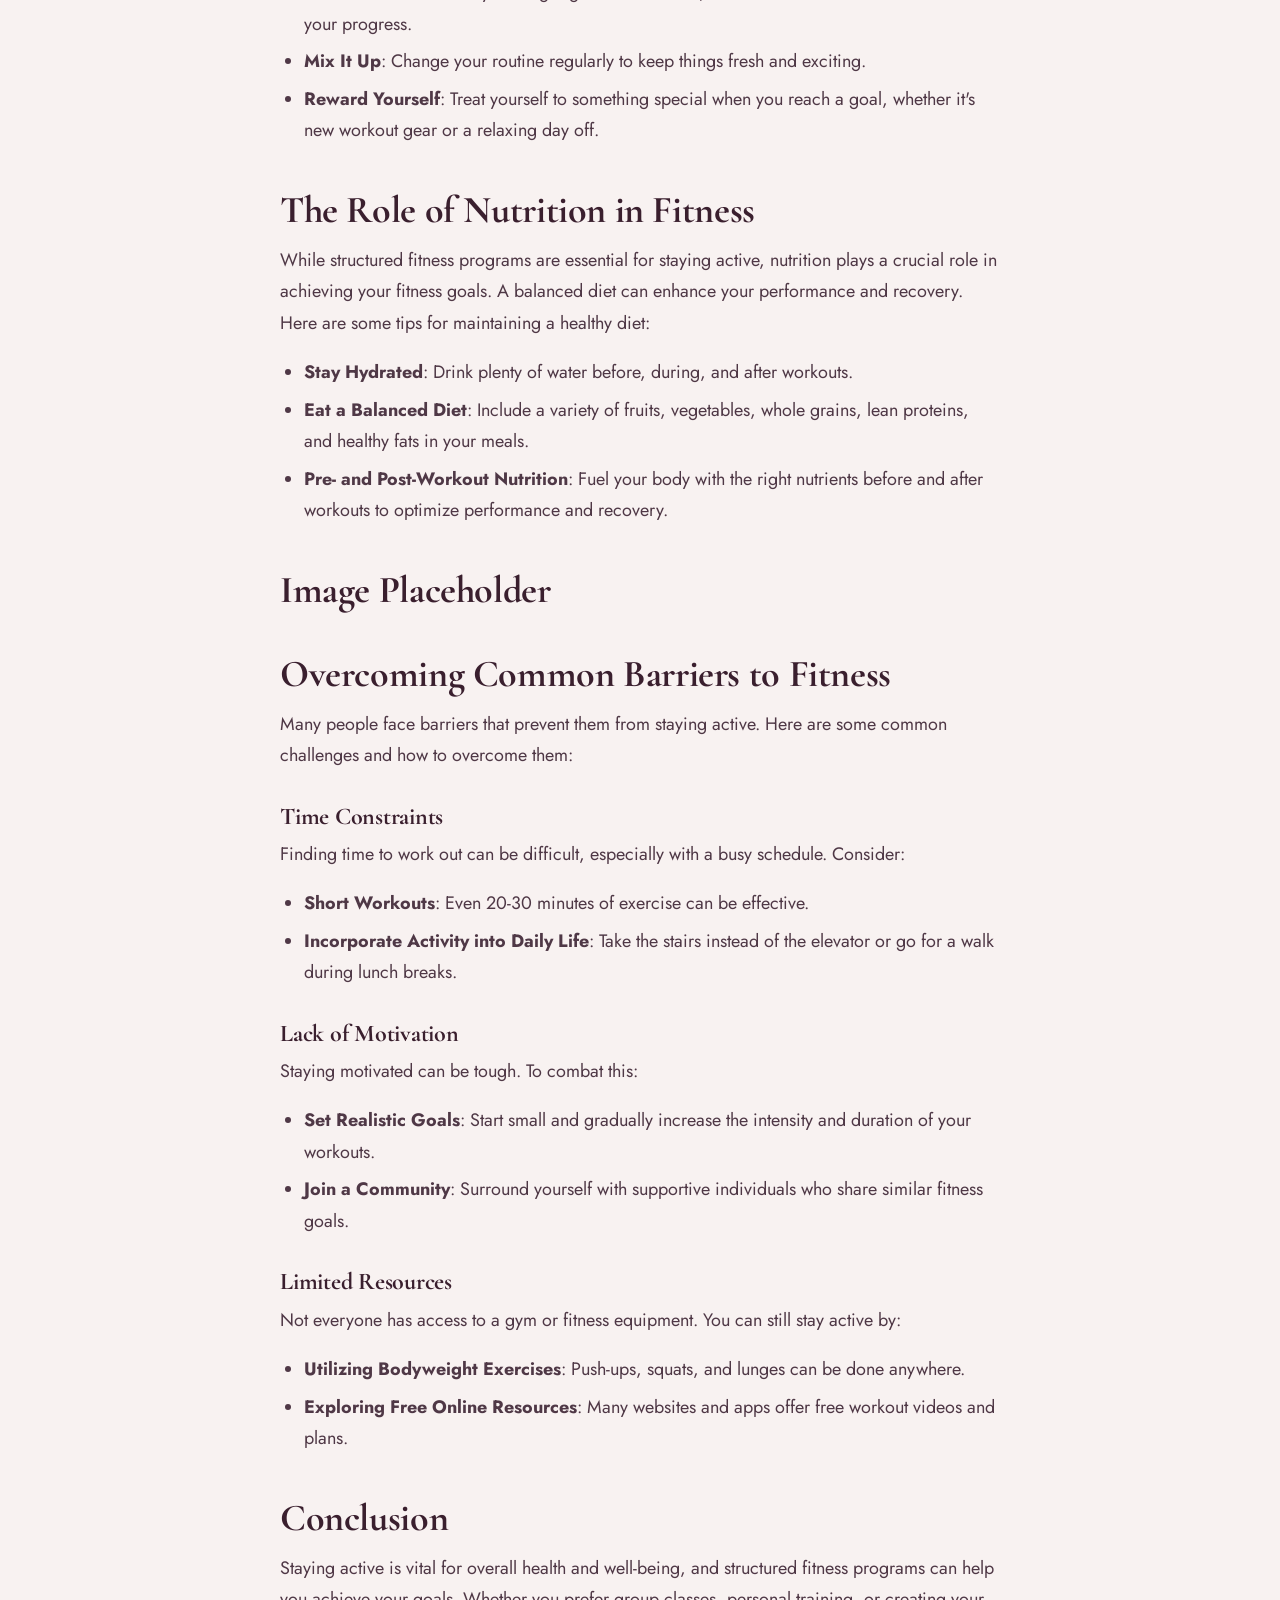
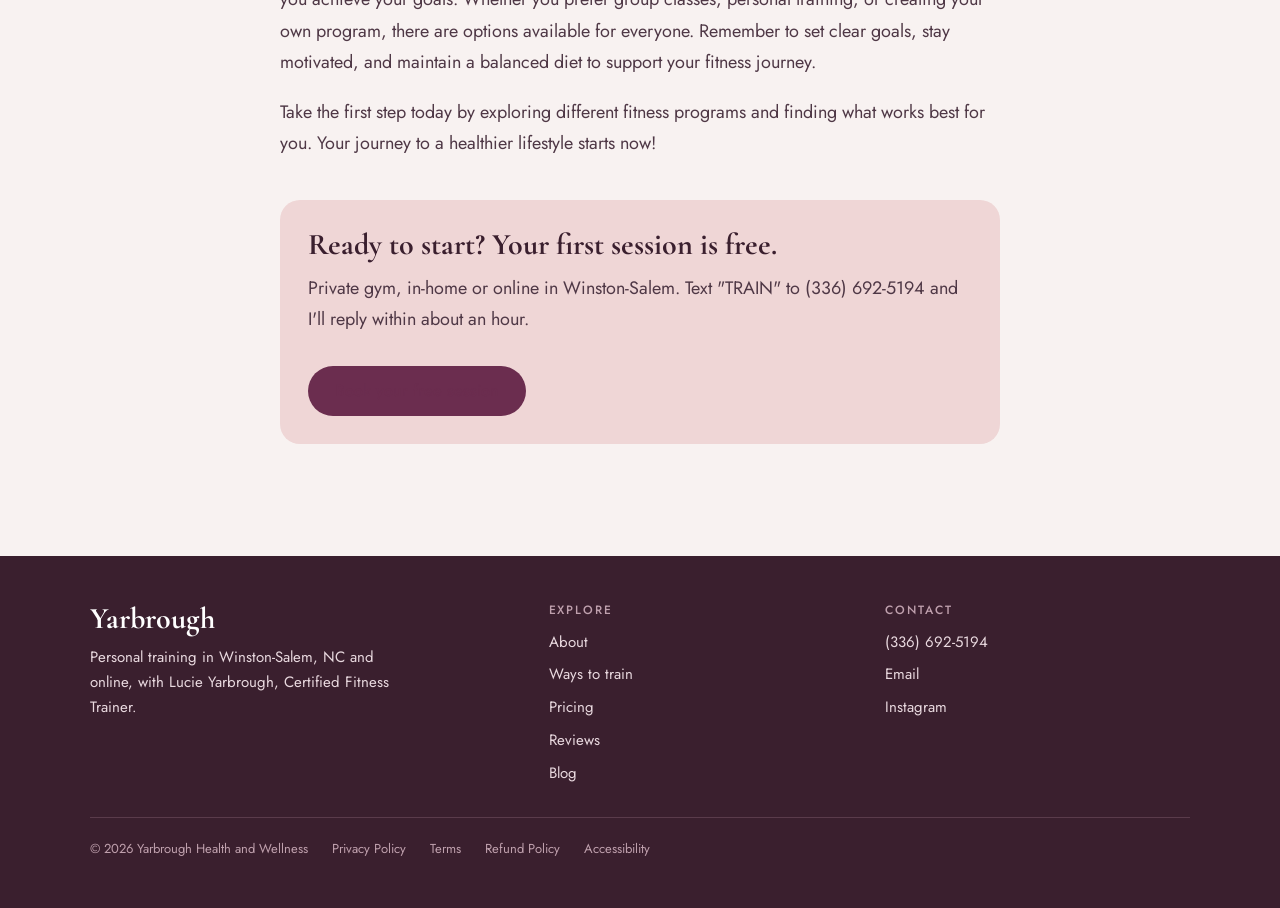
<file: blog/stay-active-structured-fitness-programs-for-everyone/index.html>
<!doctype html>
<html lang="en">
<head>
<meta charset="utf-8">
<meta name="viewport" content="width=device-width,initial-scale=1,viewport-fit=cover">
<title>Stay Active: Structured Fitness Programs for Everyone | Yarbrough Health & Wellness</title>
<meta name="description" content="Staying active is essential for maintaining a healthy lifestyle, yet many people struggle to find the right fitness program that suits their needs. With so">
<link rel="preconnect" href="https://fonts.googleapis.com">
<link rel="preconnect" href="https://fonts.gstatic.com" crossorigin>
<link rel="stylesheet" href="https://fonts.googleapis.com/css2?family=Cormorant+Garamond:ital,wght@0,500;0,600;0,700;1,500&family=Jost:wght@400;500;600&display=swap">
<link rel="stylesheet" href="../../css/site.css">
</head>
<body>
<header class="site-h scrolled">
  <div class="in">
    <a class="brand" href="../../">Yarbrough<small>Health &amp; Wellness</small></a>
    <nav aria-label="Main">
      <a href="../../#about">About</a><a href="../../#train">Ways to train</a><a href="../../#pricing">Pricing</a><a href="../../blog/">Blog</a><a href="../../#book">Contact</a>
    </nav>
    <a class="btn btn-book" href="../../#book">Book a free session</a>
  </div>
</header>
<main>
<section class="page-hero narrow"><div class="in"><a class="back" href="../">← All posts</a><p class="eyebrow">April 1, 2026 · 4 min read</p><h1 style="font-size:clamp(40px,6vw,68px)">Stay Active: Structured Fitness Programs for Everyone</h1></div></section><div class="in"><article class="prose"><figure class="cover"><img src="../img/stay-active-structured-fitness-programs-for-everyone.jpg" alt="" width="1200" height="800"></figure><p>Staying active is essential for maintaining a healthy lifestyle, yet many people struggle to find the right fitness program that suits their needs. With so many options available, it can be overwhelming to choose a structured fitness program that fits your lifestyle, goals, and preferences. This blog post will explore various fitness programs designed for everyone, regardless of age, fitness level, or personal interests.</p>
<h2>Understanding the Importance of Structured Fitness Programs</h2>
<p>Structured fitness programs provide a clear framework for achieving fitness goals. They offer several benefits, including:</p>
<ul><li><strong>Consistency</strong>: A structured program encourages regular workouts, which is key to seeing results.</li><li><strong>Variety</strong>: Many programs incorporate different types of exercises, preventing boredom and promoting overall fitness.</li><li><strong>Progress Tracking</strong>: Structured programs often include benchmarks to measure progress, helping you stay motivated.</li><li><strong>Community Support</strong>: Many fitness programs foster a sense of community, providing encouragement and accountability.</li></ul>
<h3>The Role of Personal Goals in Choosing a Program</h3>
<p>Before diving into specific programs, it&#x27;s crucial to identify your personal fitness goals. Are you looking to lose weight, build muscle, improve endurance, or simply stay active? Understanding your objectives will help you select a program that aligns with your aspirations.</p>
<h2>Types of Structured Fitness Programs</h2>
<p>There are various types of structured fitness programs available, each catering to different interests and fitness levels. Here are some popular options:</p>
<h3>1. Group Fitness Classes</h3>
<p>Group fitness classes are a great way to stay motivated while working out with others. These classes often include:</p>
<ul><li><strong>Yoga</strong>: Focuses on flexibility, balance, and mindfulness.</li><li><strong>Zumba</strong>: A fun, dance-based workout that combines cardio with music.</li><li><strong>Spin Classes</strong>: High-intensity cycling workouts that improve cardiovascular fitness.</li><li><strong>Boot Camps</strong>: Intense, varied workouts that often include strength training and cardio.</li></ul>
<p><strong>Benefits</strong>:</p>
<ul><li>Social interaction</li><li>Professional instruction</li><li>Structured environment</li></ul>
<h3>2. Personal Training</h3>
<p>For those who prefer one-on-one guidance, personal training can be an excellent choice. A personal trainer will create a customized workout plan based on your goals and fitness level.</p>
<p><strong>Benefits</strong>:</p>
<ul><li>Tailored workouts</li><li>Accountability</li><li>Expert advice on form and technique</li></ul>
<h3>3. Online Fitness Programs</h3>
<p>With the rise of technology, online fitness programs have become increasingly popular. These programs offer flexibility and convenience, allowing you to work out from home or anywhere with an internet connection.</p>
<p><strong>Benefits</strong>:</p>
<ul><li>Access to a wide range of workouts</li><li>Flexibility in scheduling</li><li>Often more affordable than in-person training</li></ul>
<h3>4. Outdoor Fitness Programs</h3>
<p>For those who enjoy nature, outdoor fitness programs can be invigorating. These programs may include hiking, outdoor boot camps, or running clubs.</p>
<p><strong>Benefits</strong>:</p>
<ul><li>Fresh air and natural surroundings</li><li>Opportunities to explore new areas</li><li>Enhanced mood and mental well-being</li></ul>
<h3>5. Sports Teams and Clubs</h3>
<p>Joining a local sports team or club can be a fun way to stay active while meeting new people. Options may include soccer, basketball, or even recreational leagues for less competitive sports.</p>
<p><strong>Benefits</strong>:</p>
<ul><li>Team camaraderie</li><li>Structured practice schedules</li><li>Opportunities for competition</li></ul>
<h2>Creating Your Own Structured Fitness Program</h2>
<p>If you prefer a more personalized approach, you can create your own structured fitness program. Here’s how:</p>
<h3>Step 1: Set Clear Goals</h3>
<p>Define what you want to achieve. Be specific about your goals, whether it&#x27;s losing weight, gaining strength, or improving endurance.</p>
<h3>Step 2: Choose Your Activities</h3>
<p>Select a mix of activities that you enjoy. This could include cardio, strength training, flexibility exercises, or recreational sports.</p>
<h3>Step 3: Schedule Your Workouts</h3>
<p>Consistency is key. Plan your workouts for the week and stick to your schedule as closely as possible.</p>
<h3>Step 4: Track Your Progress</h3>
<p>Keep a journal or use a fitness app to log your workouts and track your progress. This will help you stay motivated and make adjustments as needed.</p>
<h3>Step 5: Stay Flexible</h3>
<p>Life can be unpredictable, so be prepared to adjust your program as necessary. If you miss a workout, don’t be too hard on yourself. Just get back on track as soon as you can.</p>
<h2>Tips for Staying Motivated</h2>
<p>Staying motivated can be challenging, especially when life gets busy. Here are some tips to help you stay on track:</p>
<ul><li><strong>Find a Workout Buddy</strong>: Exercising with a friend can make workouts more enjoyable and hold you accountable.</li><li><strong>Set Mini-Goals</strong>: Break your larger goals into smaller, achievable milestones to celebrate your progress.</li><li><strong>Mix It Up</strong>: Change your routine regularly to keep things fresh and exciting.</li><li><strong>Reward Yourself</strong>: Treat yourself to something special when you reach a goal, whether it&#x27;s new workout gear or a relaxing day off.</li></ul>
<h2>The Role of Nutrition in Fitness</h2>
<p>While structured fitness programs are essential for staying active, nutrition plays a crucial role in achieving your fitness goals. A balanced diet can enhance your performance and recovery. Here are some tips for maintaining a healthy diet:</p>
<ul><li><strong>Stay Hydrated</strong>: Drink plenty of water before, during, and after workouts.</li><li><strong>Eat a Balanced Diet</strong>: Include a variety of fruits, vegetables, whole grains, lean proteins, and healthy fats in your meals.</li><li><strong>Pre- and Post-Workout Nutrition</strong>: Fuel your body with the right nutrients before and after workouts to optimize performance and recovery.</li></ul>
<h2>Image Placeholder</h2>
<h2>Overcoming Common Barriers to Fitness</h2>
<p>Many people face barriers that prevent them from staying active. Here are some common challenges and how to overcome them:</p>
<h3>Time Constraints</h3>
<p>Finding time to work out can be difficult, especially with a busy schedule. Consider:</p>
<ul><li><strong>Short Workouts</strong>: Even 20-30 minutes of exercise can be effective.</li><li><strong>Incorporate Activity into Daily Life</strong>: Take the stairs instead of the elevator or go for a walk during lunch breaks.</li></ul>
<h3>Lack of Motivation</h3>
<p>Staying motivated can be tough. To combat this:</p>
<ul><li><strong>Set Realistic Goals</strong>: Start small and gradually increase the intensity and duration of your workouts.</li><li><strong>Join a Community</strong>: Surround yourself with supportive individuals who share similar fitness goals.</li></ul>
<h3>Limited Resources</h3>
<p>Not everyone has access to a gym or fitness equipment. You can still stay active by:</p>
<ul><li><strong>Utilizing Bodyweight Exercises</strong>: Push-ups, squats, and lunges can be done anywhere.</li><li><strong>Exploring Free Online Resources</strong>: Many websites and apps offer free workout videos and plans.</li></ul>
<h2>Conclusion</h2>
<p>Staying active is vital for overall health and well-being, and structured fitness programs can help you achieve your goals. Whether you prefer group classes, personal training, or creating your own program, there are options available for everyone. Remember to set clear goals, stay motivated, and maintain a balanced diet to support your fitness journey.</p>
<p>Take the first step today by exploring different fitness programs and finding what works best for you. Your journey to a healthier lifestyle starts now!</p><div class="post-cta"><b>Ready to start? Your first session is free.</b><p>Private gym, in-home or online in Winston-Salem. Text "TRAIN" to (336) 692-5194 and I'll reply within about an hour.</p><a class="btn btn-book" href="../../#book">Book your free session</a></div></article></div>
</main>
<footer>
  <div class="in">
    <div><a class="brand" href="../../">Yarbrough</a><p style="margin-top:10px;max-width:34ch">Personal training in Winston-Salem, NC and online, with Lucie Yarbrough, Certified Fitness Trainer.</p></div>
    <div><h4>Explore</h4><ul><li><a href="../../#about">About</a></li><li><a href="../../#train">Ways to train</a></li><li><a href="../../#pricing">Pricing</a></li><li><a href="../../#reviews">Reviews</a></li><li><a href="../../blog/">Blog</a></li></ul></div>
    <div><h4>Contact</h4><ul><li><a href="sms:+13366925194">(336) 692-5194</a></li><li><a href="mailto:yarbroughhealthandwellness@gmail.com">Email</a></li><li><a href="https://www.instagram.com/yarbroughhealthandwellness" target="_blank" rel="noopener">Instagram</a></li></ul></div>
    <div class="legal"><span>© 2026 Yarbrough Health and Wellness</span><a href="../../privacy/">Privacy Policy</a><a href="../../terms/">Terms</a><a href="../../refunds/">Refund Policy</a><a href="../../accessibility/">Accessibility</a></div>
  </div>
</footer>
<div class="mbar" aria-label="Quick booking">
  <a class="btn btn-book" href="../../#book">Book free session</a>
  <a class="btn btn-line" href="sms:+13366925194">Text</a>
</div>
</body>
</html>
</file>
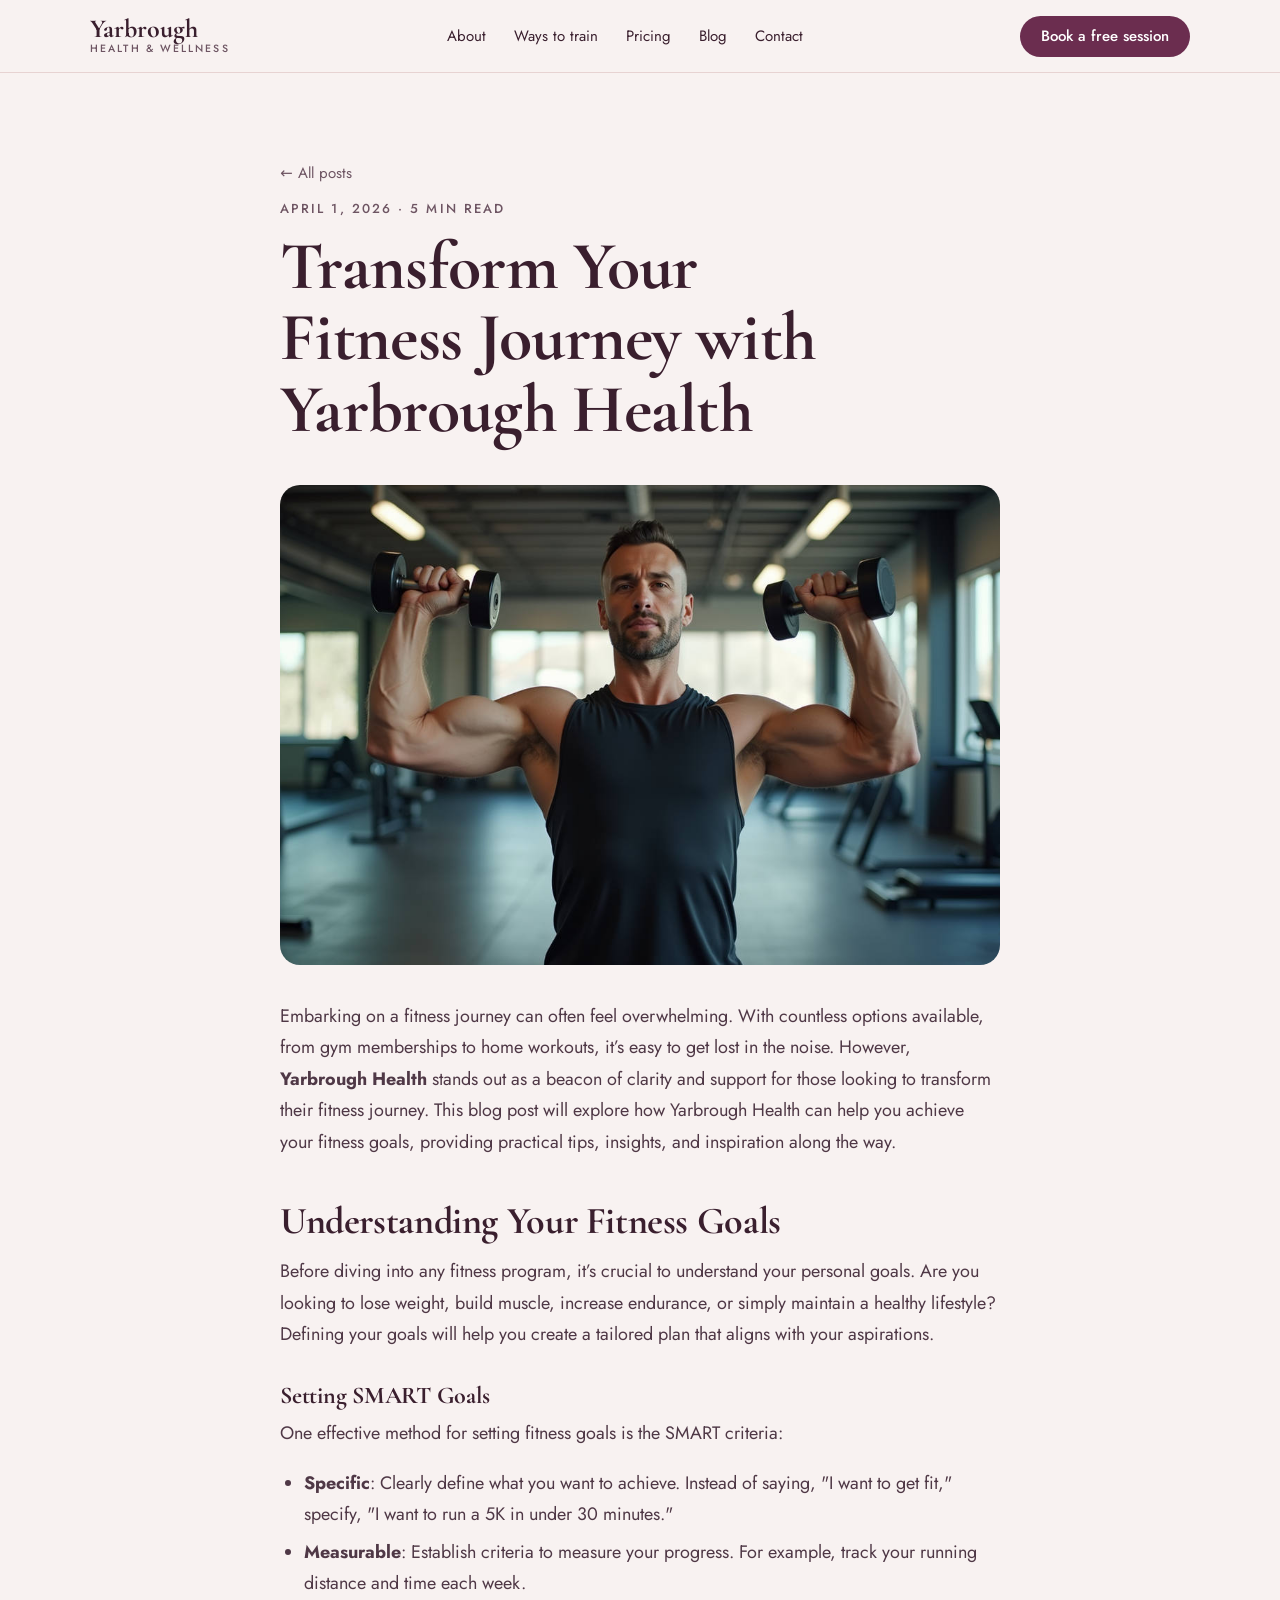
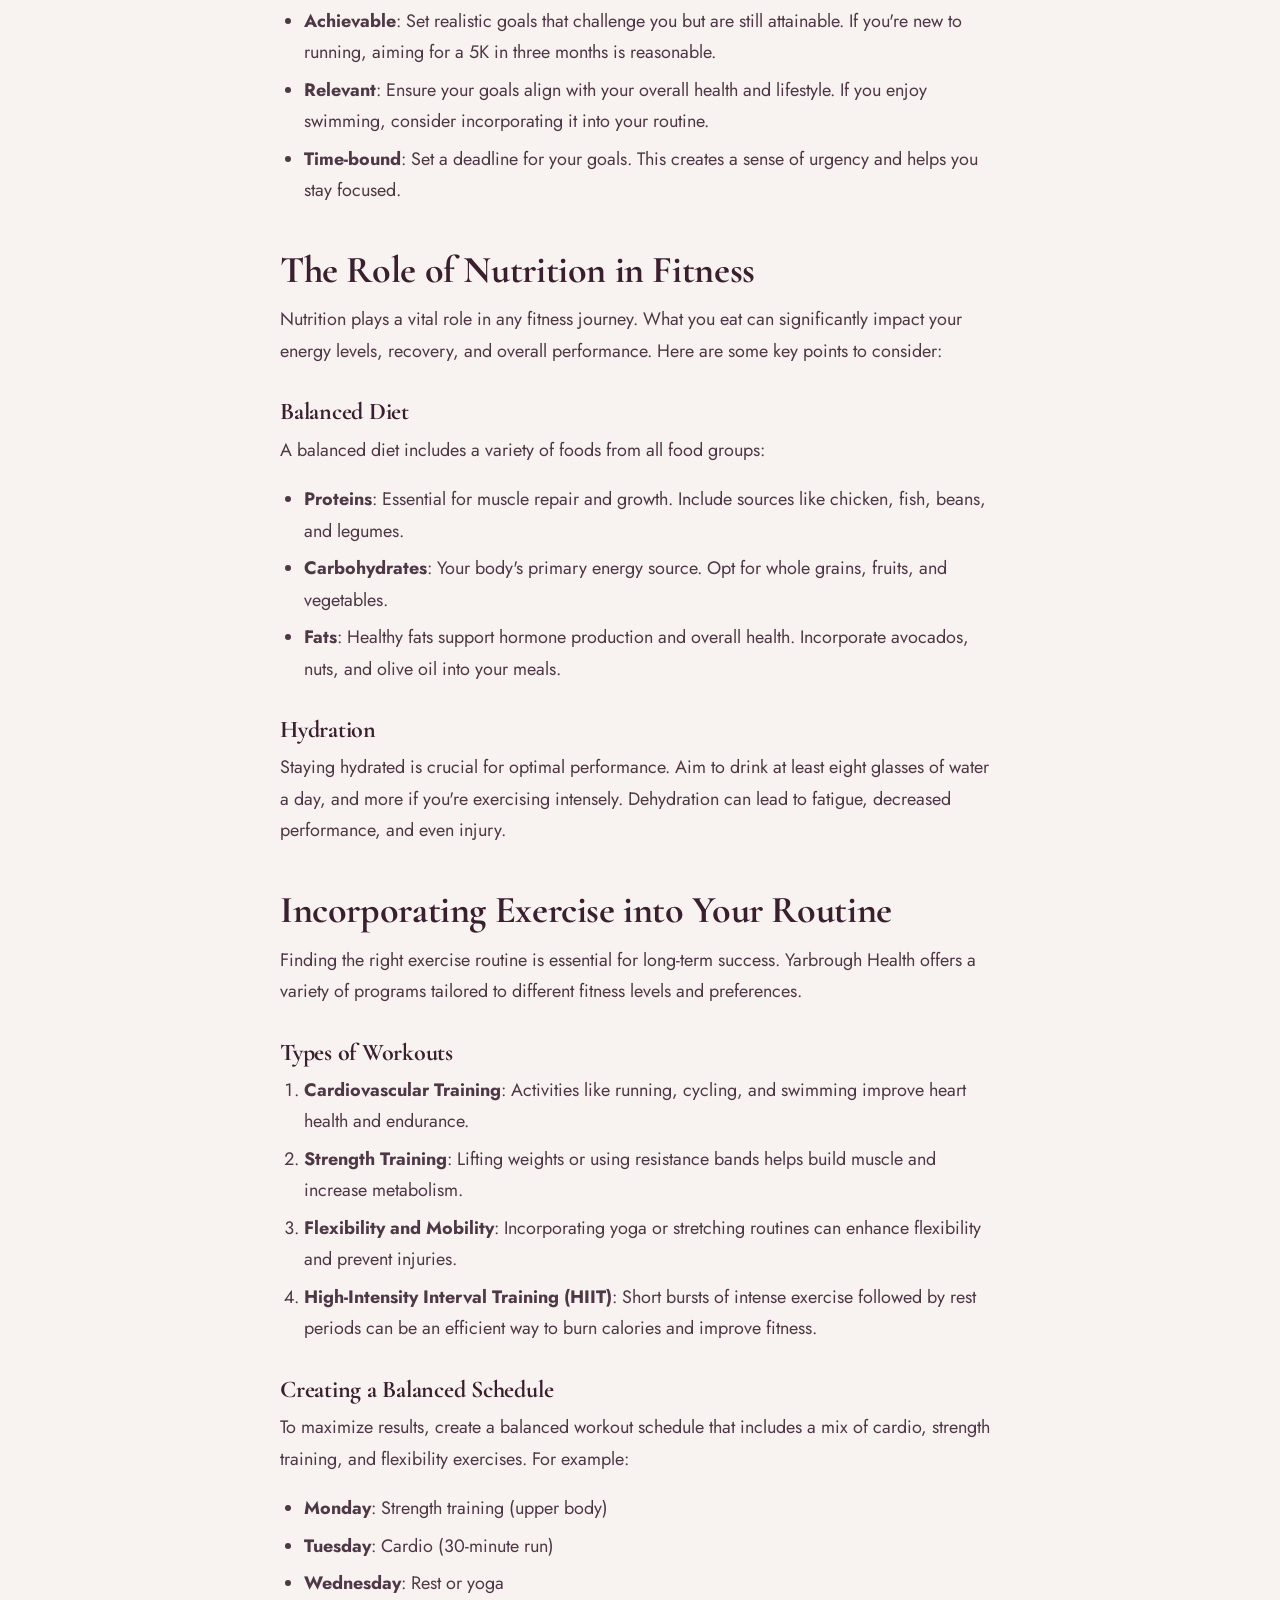
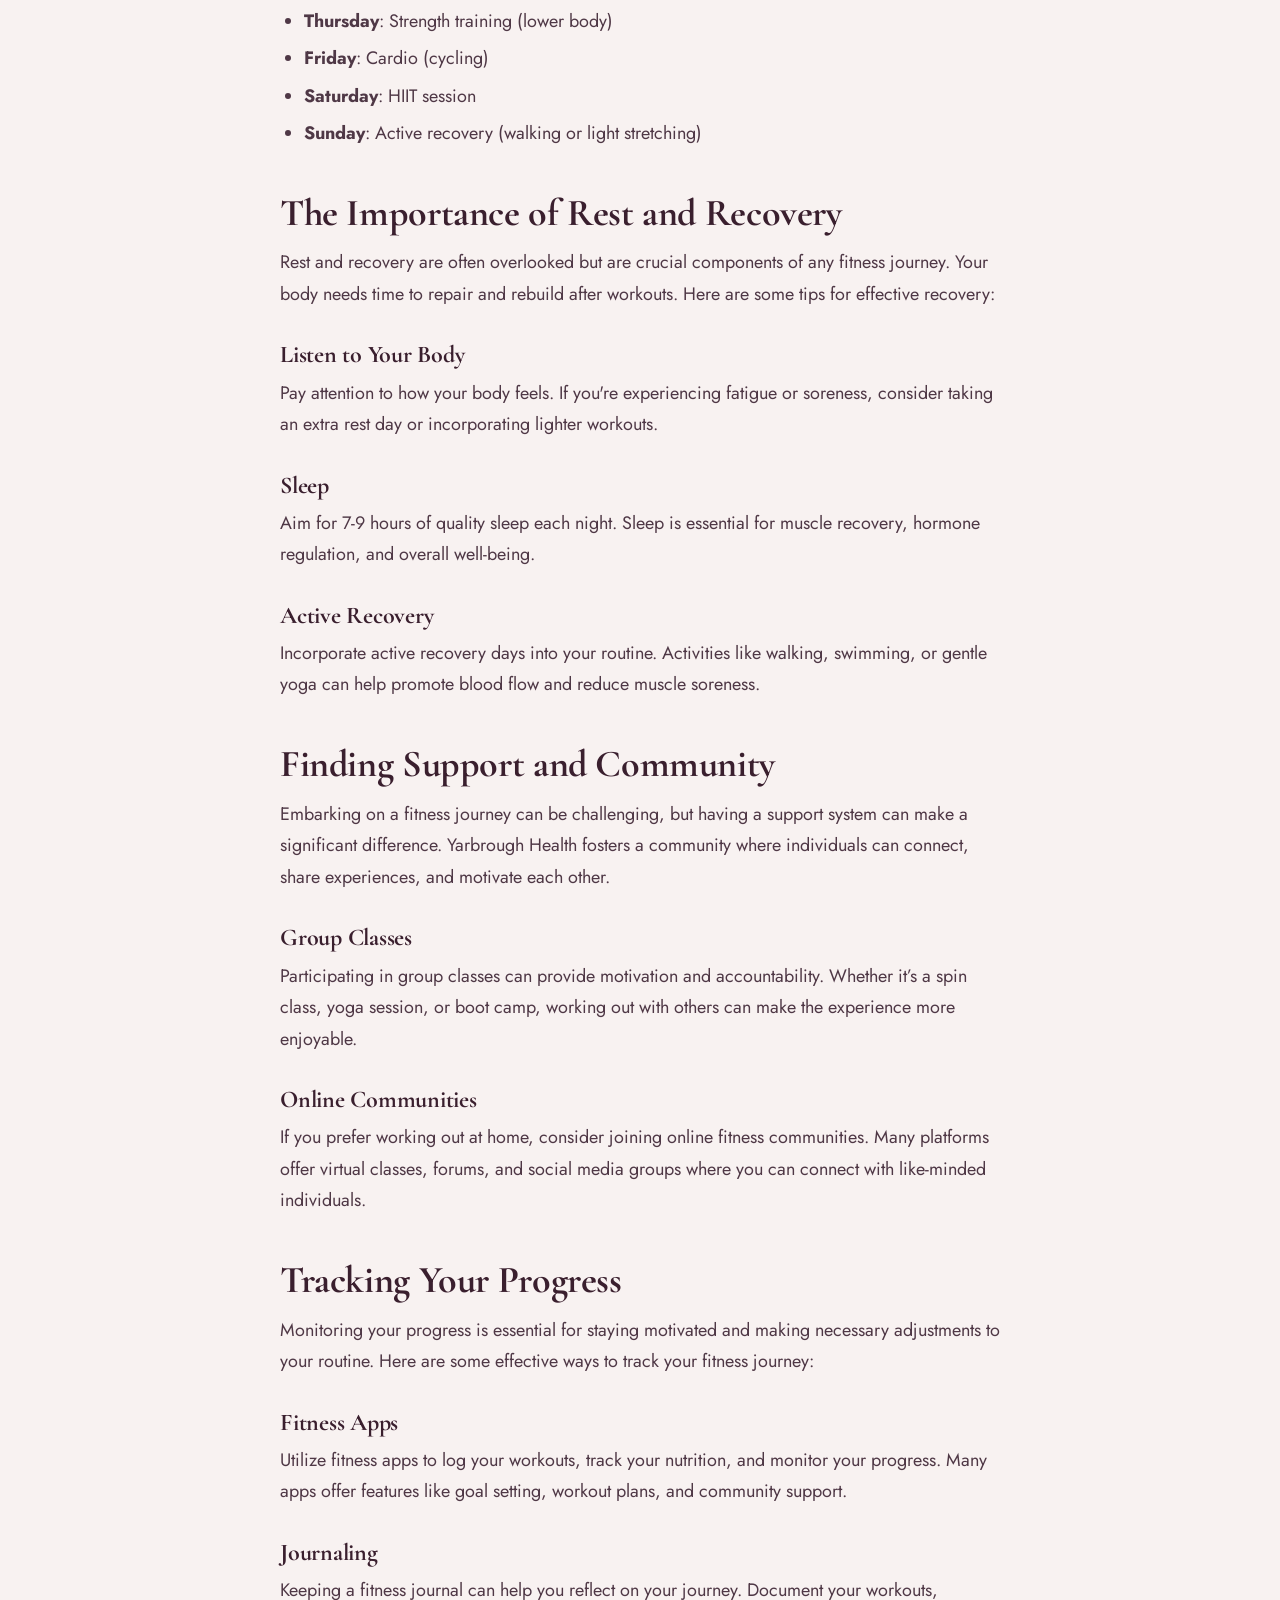
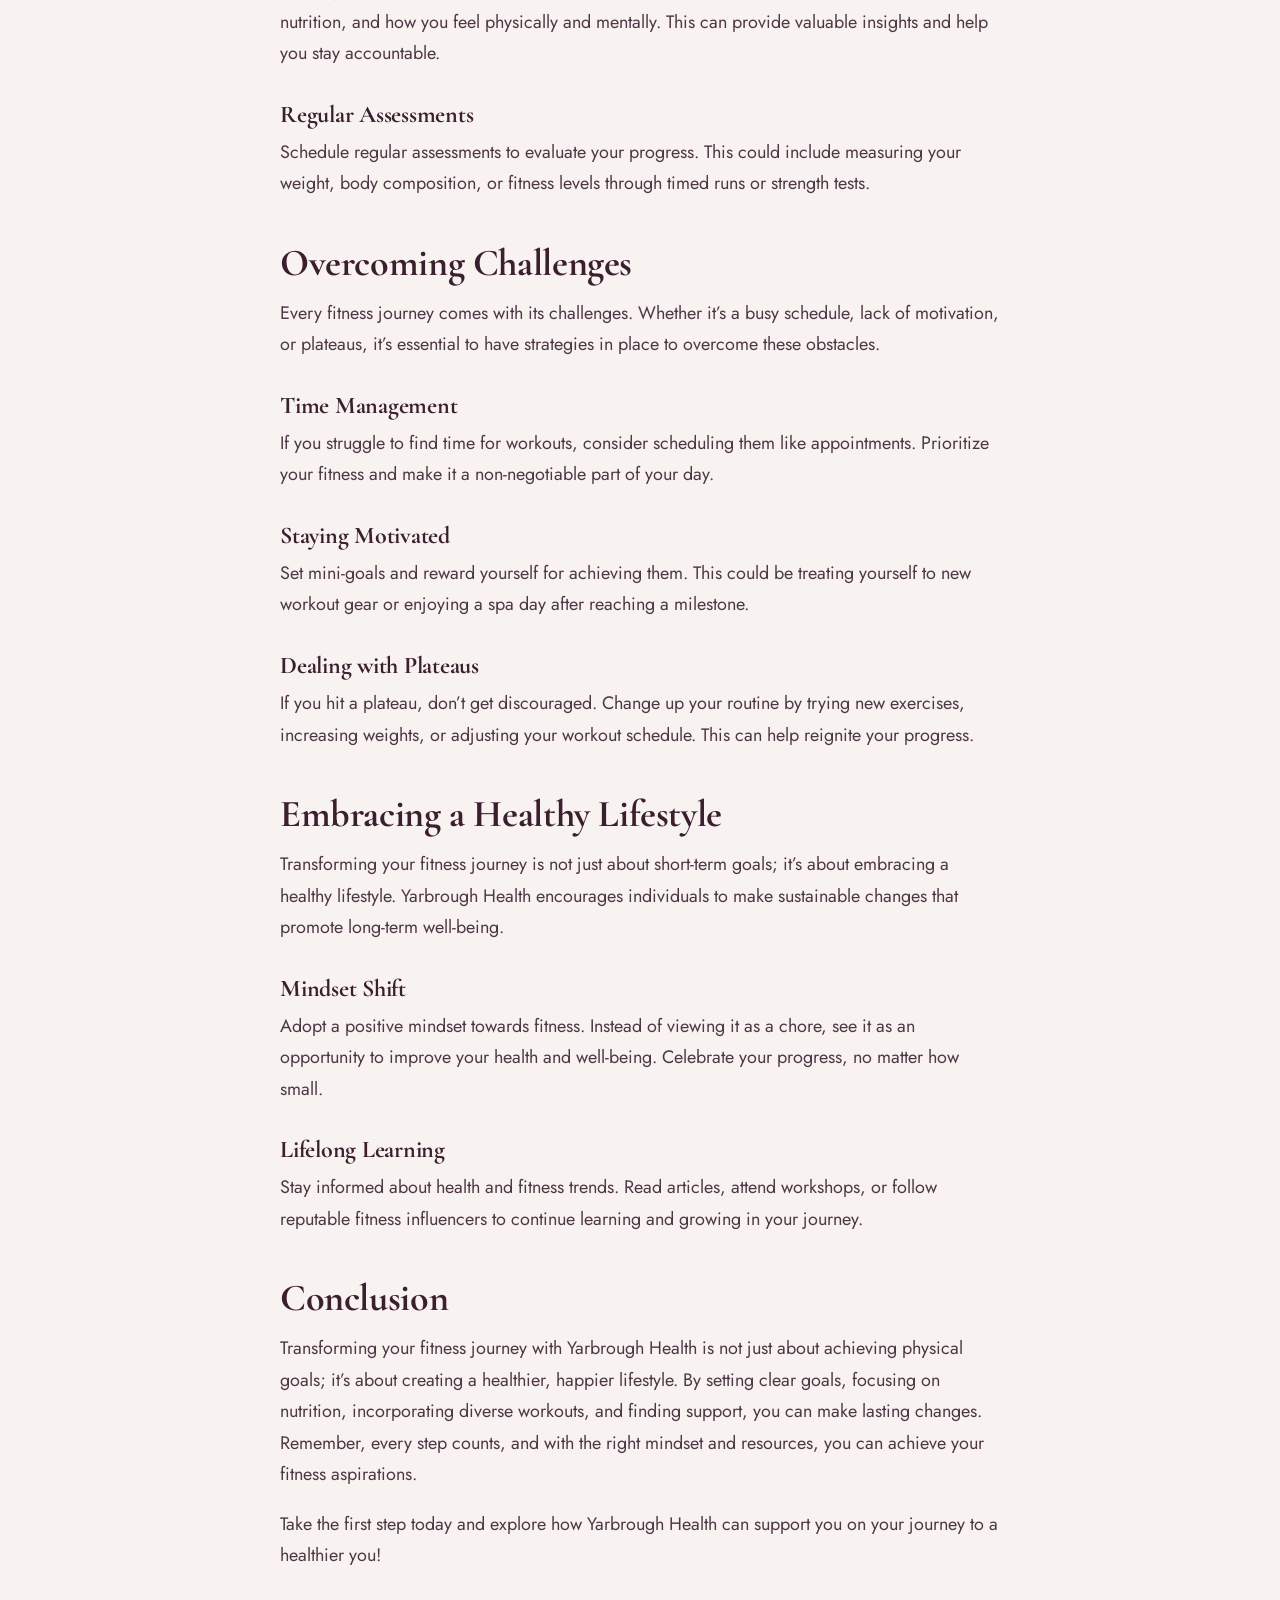
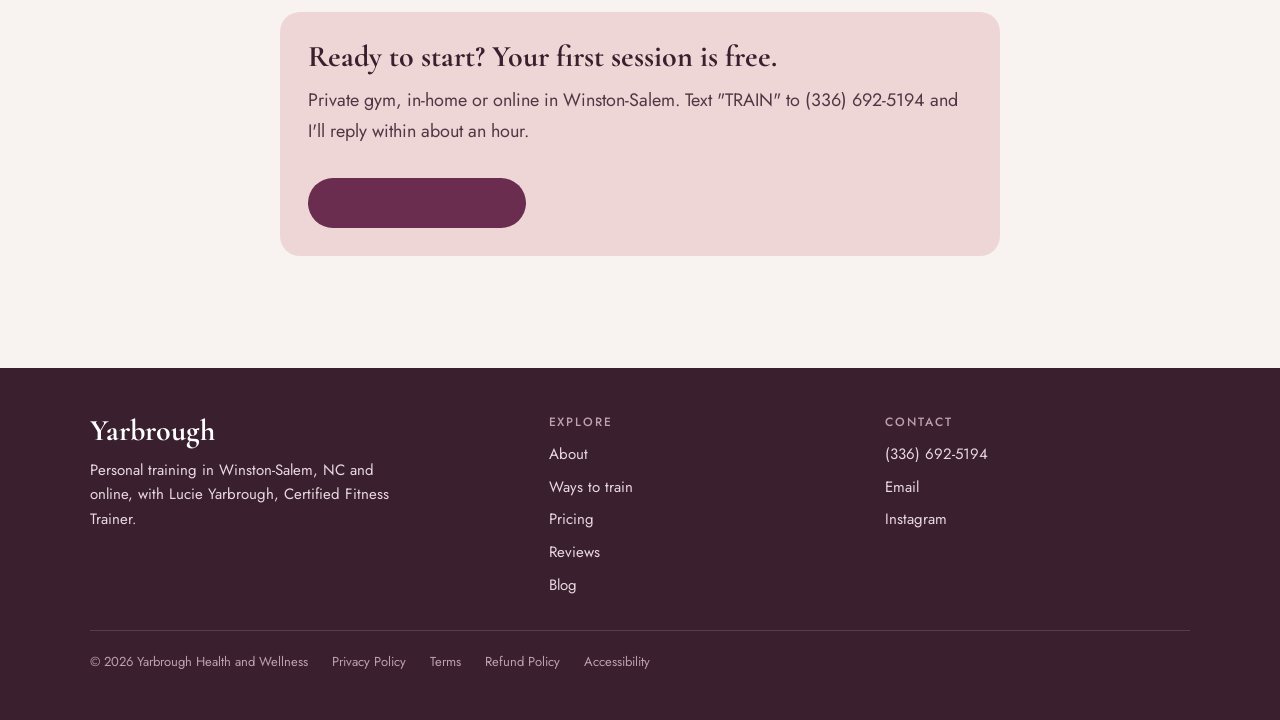
<file: blog/transform-your-fitness-journey-with-yarbrough-health/index.html>
<!doctype html>
<html lang="en">
<head>
<meta charset="utf-8">
<meta name="viewport" content="width=device-width,initial-scale=1,viewport-fit=cover">
<title>Transform Your Fitness Journey with Yarbrough Health | Yarbrough Health & Wellness</title>
<meta name="description" content="Embarking on a fitness journey can often feel overwhelming. With countless options available, from gym memberships to home workouts, it’s easy to get lost ">
<link rel="preconnect" href="https://fonts.googleapis.com">
<link rel="preconnect" href="https://fonts.gstatic.com" crossorigin>
<link rel="stylesheet" href="https://fonts.googleapis.com/css2?family=Cormorant+Garamond:ital,wght@0,500;0,600;0,700;1,500&family=Jost:wght@400;500;600&display=swap">
<link rel="stylesheet" href="../../css/site.css">
</head>
<body>
<header class="site-h scrolled">
  <div class="in">
    <a class="brand" href="../../">Yarbrough<small>Health &amp; Wellness</small></a>
    <nav aria-label="Main">
      <a href="../../#about">About</a><a href="../../#train">Ways to train</a><a href="../../#pricing">Pricing</a><a href="../../blog/">Blog</a><a href="../../#book">Contact</a>
    </nav>
    <a class="btn btn-book" href="../../#book">Book a free session</a>
  </div>
</header>
<main>
<section class="page-hero narrow"><div class="in"><a class="back" href="../">← All posts</a><p class="eyebrow">April 1, 2026 · 5 min read</p><h1 style="font-size:clamp(40px,6vw,68px)">Transform Your Fitness Journey with Yarbrough Health</h1></div></section><div class="in"><article class="prose"><figure class="cover"><img src="../img/transform-your-fitness-journey-with-yarbrough-health.jpg" alt="" width="1200" height="800"></figure><p>Embarking on a fitness journey can often feel overwhelming. With countless options available, from gym memberships to home workouts, it’s easy to get lost in the noise. However, <strong>Yarbrough Health</strong> stands out as a beacon of clarity and support for those looking to transform their fitness journey. This blog post will explore how Yarbrough Health can help you achieve your fitness goals, providing practical tips, insights, and inspiration along the way.</p>
<h2>Understanding Your Fitness Goals</h2>
<p>Before diving into any fitness program, it’s crucial to understand your personal goals. Are you looking to lose weight, build muscle, increase endurance, or simply maintain a healthy lifestyle? Defining your goals will help you create a tailored plan that aligns with your aspirations.</p>
<h3>Setting SMART Goals</h3>
<p>One effective method for setting fitness goals is the SMART criteria:</p>
<ul><li><strong>Specific</strong>: Clearly define what you want to achieve. Instead of saying, &quot;I want to get fit,&quot; specify, &quot;I want to run a 5K in under 30 minutes.&quot;</li><li><strong>Measurable</strong>: Establish criteria to measure your progress. For example, track your running distance and time each week.</li><li><strong>Achievable</strong>: Set realistic goals that challenge you but are still attainable. If you&#x27;re new to running, aiming for a 5K in three months is reasonable.</li><li><strong>Relevant</strong>: Ensure your goals align with your overall health and lifestyle. If you enjoy swimming, consider incorporating it into your routine.</li><li><strong>Time-bound</strong>: Set a deadline for your goals. This creates a sense of urgency and helps you stay focused.</li></ul>
<h2>The Role of Nutrition in Fitness</h2>
<p>Nutrition plays a vital role in any fitness journey. What you eat can significantly impact your energy levels, recovery, and overall performance. Here are some key points to consider:</p>
<h3>Balanced Diet</h3>
<p>A balanced diet includes a variety of foods from all food groups:</p>
<ul><li><strong>Proteins</strong>: Essential for muscle repair and growth. Include sources like chicken, fish, beans, and legumes.</li><li><strong>Carbohydrates</strong>: Your body&#x27;s primary energy source. Opt for whole grains, fruits, and vegetables.</li><li><strong>Fats</strong>: Healthy fats support hormone production and overall health. Incorporate avocados, nuts, and olive oil into your meals.</li></ul>
<h3>Hydration</h3>
<p>Staying hydrated is crucial for optimal performance. Aim to drink at least eight glasses of water a day, and more if you&#x27;re exercising intensely. Dehydration can lead to fatigue, decreased performance, and even injury.</p>
<h2>Incorporating Exercise into Your Routine</h2>
<p>Finding the right exercise routine is essential for long-term success. Yarbrough Health offers a variety of programs tailored to different fitness levels and preferences.</p>
<h3>Types of Workouts</h3>
<ol><li><strong>Cardiovascular Training</strong>: Activities like running, cycling, and swimming improve heart health and endurance.</li><li><strong>Strength Training</strong>: Lifting weights or using resistance bands helps build muscle and increase metabolism.</li><li><strong>Flexibility and Mobility</strong>: Incorporating yoga or stretching routines can enhance flexibility and prevent injuries.</li><li><strong>High-Intensity Interval Training (HIIT)</strong>: Short bursts of intense exercise followed by rest periods can be an efficient way to burn calories and improve fitness.</li></ol>
<h3>Creating a Balanced Schedule</h3>
<p>To maximize results, create a balanced workout schedule that includes a mix of cardio, strength training, and flexibility exercises. For example:</p>
<ul><li><strong>Monday</strong>: Strength training (upper body)</li><li><strong>Tuesday</strong>: Cardio (30-minute run)</li><li><strong>Wednesday</strong>: Rest or yoga</li><li><strong>Thursday</strong>: Strength training (lower body)</li><li><strong>Friday</strong>: Cardio (cycling)</li><li><strong>Saturday</strong>: HIIT session</li><li><strong>Sunday</strong>: Active recovery (walking or light stretching)</li></ul>
<h2>The Importance of Rest and Recovery</h2>
<p>Rest and recovery are often overlooked but are crucial components of any fitness journey. Your body needs time to repair and rebuild after workouts. Here are some tips for effective recovery:</p>
<h3>Listen to Your Body</h3>
<p>Pay attention to how your body feels. If you&#x27;re experiencing fatigue or soreness, consider taking an extra rest day or incorporating lighter workouts.</p>
<h3>Sleep</h3>
<p>Aim for 7-9 hours of quality sleep each night. Sleep is essential for muscle recovery, hormone regulation, and overall well-being.</p>
<h3>Active Recovery</h3>
<p>Incorporate active recovery days into your routine. Activities like walking, swimming, or gentle yoga can help promote blood flow and reduce muscle soreness.</p>
<h2>Finding Support and Community</h2>
<p>Embarking on a fitness journey can be challenging, but having a support system can make a significant difference. Yarbrough Health fosters a community where individuals can connect, share experiences, and motivate each other.</p>
<h3>Group Classes</h3>
<p>Participating in group classes can provide motivation and accountability. Whether it’s a spin class, yoga session, or boot camp, working out with others can make the experience more enjoyable.</p>
<h3>Online Communities</h3>
<p>If you prefer working out at home, consider joining online fitness communities. Many platforms offer virtual classes, forums, and social media groups where you can connect with like-minded individuals.</p>
<h2>Tracking Your Progress</h2>
<p>Monitoring your progress is essential for staying motivated and making necessary adjustments to your routine. Here are some effective ways to track your fitness journey:</p>
<h3>Fitness Apps</h3>
<p>Utilize fitness apps to log your workouts, track your nutrition, and monitor your progress. Many apps offer features like goal setting, workout plans, and community support.</p>
<h3>Journaling</h3>
<p>Keeping a fitness journal can help you reflect on your journey. Document your workouts, nutrition, and how you feel physically and mentally. This can provide valuable insights and help you stay accountable.</p>
<h3>Regular Assessments</h3>
<p>Schedule regular assessments to evaluate your progress. This could include measuring your weight, body composition, or fitness levels through timed runs or strength tests.</p>
<h2>Overcoming Challenges</h2>
<p>Every fitness journey comes with its challenges. Whether it’s a busy schedule, lack of motivation, or plateaus, it’s essential to have strategies in place to overcome these obstacles.</p>
<h3>Time Management</h3>
<p>If you struggle to find time for workouts, consider scheduling them like appointments. Prioritize your fitness and make it a non-negotiable part of your day.</p>
<h3>Staying Motivated</h3>
<p>Set mini-goals and reward yourself for achieving them. This could be treating yourself to new workout gear or enjoying a spa day after reaching a milestone.</p>
<h3>Dealing with Plateaus</h3>
<p>If you hit a plateau, don’t get discouraged. Change up your routine by trying new exercises, increasing weights, or adjusting your workout schedule. This can help reignite your progress.</p>
<h2>Embracing a Healthy Lifestyle</h2>
<p>Transforming your fitness journey is not just about short-term goals; it’s about embracing a healthy lifestyle. Yarbrough Health encourages individuals to make sustainable changes that promote long-term well-being.</p>
<h3>Mindset Shift</h3>
<p>Adopt a positive mindset towards fitness. Instead of viewing it as a chore, see it as an opportunity to improve your health and well-being. Celebrate your progress, no matter how small.</p>
<h3>Lifelong Learning</h3>
<p>Stay informed about health and fitness trends. Read articles, attend workshops, or follow reputable fitness influencers to continue learning and growing in your journey.</p>
<h2>Conclusion</h2>
<p>Transforming your fitness journey with Yarbrough Health is not just about achieving physical goals; it’s about creating a healthier, happier lifestyle. By setting clear goals, focusing on nutrition, incorporating diverse workouts, and finding support, you can make lasting changes. Remember, every step counts, and with the right mindset and resources, you can achieve your fitness aspirations.</p>
<p>Take the first step today and explore how Yarbrough Health can support you on your journey to a healthier you!</p><div class="post-cta"><b>Ready to start? Your first session is free.</b><p>Private gym, in-home or online in Winston-Salem. Text "TRAIN" to (336) 692-5194 and I'll reply within about an hour.</p><a class="btn btn-book" href="../../#book">Book your free session</a></div></article></div>
</main>
<footer>
  <div class="in">
    <div><a class="brand" href="../../">Yarbrough</a><p style="margin-top:10px;max-width:34ch">Personal training in Winston-Salem, NC and online, with Lucie Yarbrough, Certified Fitness Trainer.</p></div>
    <div><h4>Explore</h4><ul><li><a href="../../#about">About</a></li><li><a href="../../#train">Ways to train</a></li><li><a href="../../#pricing">Pricing</a></li><li><a href="../../#reviews">Reviews</a></li><li><a href="../../blog/">Blog</a></li></ul></div>
    <div><h4>Contact</h4><ul><li><a href="sms:+13366925194">(336) 692-5194</a></li><li><a href="mailto:yarbroughhealthandwellness@gmail.com">Email</a></li><li><a href="https://www.instagram.com/yarbroughhealthandwellness" target="_blank" rel="noopener">Instagram</a></li></ul></div>
    <div class="legal"><span>© 2026 Yarbrough Health and Wellness</span><a href="../../privacy/">Privacy Policy</a><a href="../../terms/">Terms</a><a href="../../refunds/">Refund Policy</a><a href="../../accessibility/">Accessibility</a></div>
  </div>
</footer>
<div class="mbar" aria-label="Quick booking">
  <a class="btn btn-book" href="../../#book">Book free session</a>
  <a class="btn btn-line" href="sms:+13366925194">Text</a>
</div>
</body>
</html>
</file>
<file: css/site.css>
/* Boutique Studio: shell background, aubergine ink, blush support, plum reserved for booking. Arched photo frames echo the picker. */
:root{
  --shell:#f8f2f1; --paper:#fffaf9; --ink:#3a1f2e; --ink-soft:#6e5563; --blush:#efd6d6; --blush-deep:#e3bfc0; --plum:#6b2d4f; --plum-dark:#521f3b; --line:#e7d3d2;
  --f-display:"Cormorant Garamond","Iowan Old Style",Georgia,serif;
  --f-body:"Jost","Avenir Next","Segoe UI",system-ui,sans-serif;
  --gut:max(20px,env(safe-area-inset-left,0px));
  color-scheme:light;
}
*{box-sizing:border-box}
html{scroll-behavior:smooth}
@media (prefers-reduced-motion:reduce){html{scroll-behavior:auto}*{animation:none!important;transition:none!important}}
body{margin:0;background:var(--shell);color:var(--ink);font:400 17px/1.65 var(--f-body);-webkit-font-smoothing:antialiased}
img{max-width:100%;height:auto;display:block}
a{color:inherit}
.in{max-width:1140px;margin:0 auto;padding-left:max(20px,env(safe-area-inset-left,0px));padding-right:max(20px,env(safe-area-inset-right,0px))}
h1,h2,h3{font-family:var(--f-display);font-weight:700;line-height:1.05;margin:0;text-wrap:balance;letter-spacing:-.01em}
h1{font-size:clamp(44px,7vw,84px)}
h2{font-size:clamp(34px,4.6vw,54px)}
h3{font-size:28px}
h1 em,h2 em{font-weight:500;font-style:italic}
p{margin:0}
.eyebrow{font:500 13px/1 var(--f-body);letter-spacing:.16em;text-transform:uppercase;color:var(--ink-soft)}
.lead{font-size:19px;color:var(--ink-soft);max-width:52ch}
section{padding-block:clamp(64px,9vw,112px)}
.btn{display:inline-flex;align-items:center;justify-content:center;gap:8px;font:500 16px/1 var(--f-body);text-decoration:none;padding:16px 26px;border-radius:999px;border:1.5px solid transparent;cursor:pointer;transition:background .2s,transform .2s}
.btn-book{background:var(--plum);color:#fff}
.btn-book:hover{background:var(--plum-dark)}
.btn-line{border-color:var(--ink);color:var(--ink);background:transparent}
.btn-line:hover{background:var(--blush)}
.btn:focus-visible,a:focus-visible,button:focus-visible{outline:3px solid var(--plum);outline-offset:3px}

/* header */
.site-h{position:sticky;top:0;z-index:30;background:color-mix(in srgb,var(--shell) 92%,transparent);backdrop-filter:blur(8px);border-bottom:1px solid transparent;padding-top:env(safe-area-inset-top,0px)}
.site-h.scrolled{border-bottom-color:var(--line)}
.site-h .in{display:flex;align-items:center;justify-content:space-between;gap:20px;height:72px}
.brand{font-family:var(--f-display);font-size:26px;font-weight:700;text-decoration:none;line-height:1}
.brand small{display:block;font:500 10.5px/1.4 var(--f-body);letter-spacing:.2em;text-transform:uppercase;color:var(--ink-soft)}
.site-h nav{display:flex;gap:28px;font-size:15px}
.site-h nav a{text-decoration:none}
.site-h nav a:hover{text-decoration:underline;text-underline-offset:4px}
.site-h .btn{padding:12px 20px;font-size:15px}
@media (max-width:860px){.site-h nav{display:none}}

/* hero */
.hero{padding-block:clamp(28px,5vw,64px) clamp(48px,7vw,88px)}
.hero .in{display:grid;grid-template-columns:1.1fr .9fr;gap:clamp(32px,6vw,80px);align-items:center}
.hero .copy{display:grid;gap:24px;justify-items:start}
.hero .ctas{display:flex;flex-wrap:wrap;gap:12px}
.arch{border-radius:999px 999px 18px 18px;overflow:hidden;background:var(--blush)}
.arch img{width:100%;height:100%;object-fit:cover}
.hero-art{position:relative;justify-self:center;width:min(100%,440px)}
.hero-art .arch{aspect-ratio:4/5.4}
.hero-art .note{position:absolute;left:-24px;bottom:34px;background:var(--paper);border:1px solid var(--line);border-radius:14px;padding:12px 16px;font-size:14px;line-height:1.35;box-shadow:0 10px 30px -14px rgba(58,31,46,.35);max-width:220px}
.hero-art .note b{display:block;font-family:var(--f-display);font-size:20px}
@media (max-width:860px){.hero .in{grid-template-columns:1fr}.hero-art{order:-1;width:min(78%,360px)}.hero-art .note{left:-12px}}

/* proof strip */
.proof{background:var(--blush);padding-block:22px}
.proof ul{list-style:none;margin:0;padding:0;display:flex;flex-wrap:wrap;justify-content:center;gap:12px 40px;font-size:15px;font-weight:500}
.proof li{display:flex;align-items:center;gap:10px}
.proof li::before{content:"";width:7px;height:7px;border-radius:50%;background:var(--plum)}

/* about */
.about .in{display:grid;grid-template-columns:.85fr 1.15fr;gap:clamp(32px,6vw,88px);align-items:center}
.about .pics{position:relative;max-width:420px}
.about .pics .arch{aspect-ratio:3/4}
.about .pics .small{position:absolute;right:-28px;bottom:-28px;width:46%;aspect-ratio:4/5;border-radius:16px;overflow:hidden;border:6px solid var(--shell)}
.about .pics .small img{width:100%;height:100%;object-fit:cover;object-position:center 30%}
.about .txt{display:grid;gap:20px;max-width:58ch}
.about .txt p{color:var(--ink-soft)}
.about blockquote{margin:6px 0 0;font-family:var(--f-display);font-style:italic;font-size:26px;line-height:1.25;color:var(--ink);border-left:2px solid var(--blush-deep);padding-left:18px}
@media (max-width:860px){.about .in{grid-template-columns:1fr}.about .pics{margin-inline:auto 28px;width:82%}}

/* audiences */
.who{background:var(--paper);border-block:1px solid var(--line)}
.who .grid{display:grid;grid-template-columns:repeat(2,1fr);gap:clamp(24px,4vw,56px);margin-top:40px}
.who article{display:grid;gap:12px;align-content:start}
.who article p{color:var(--ink-soft)}
.who ul{margin:4px 0 0;padding-left:20px;color:var(--ink-soft)}
@media (max-width:720px){.who .grid{grid-template-columns:1fr}}

/* formats */
.head{display:grid;gap:14px;max-width:62ch;margin-bottom:44px}
.formats .cards{display:grid;grid-template-columns:repeat(3,1fr);gap:24px}
.card{background:var(--paper);border:1px solid var(--line);border-radius:20px;overflow:hidden;display:flex;flex-direction:column}
.card img{aspect-ratio:4/3;object-fit:cover;width:100%}
.card .b{padding:22px 24px 26px;display:grid;gap:10px;align-content:start;flex:1}
.card p{color:var(--ink-soft);font-size:16px}
.card .tag{font-size:13px;font-weight:500;letter-spacing:.08em;text-transform:uppercase;color:var(--plum)}
@media (max-width:860px){.formats .cards{grid-template-columns:1fr}.card{display:grid;grid-template-columns:40% 1fr}.card img{height:100%;aspect-ratio:auto}}
@media (max-width:520px){.card{display:flex}.card img{aspect-ratio:16/10}}

/* reviews */
.reviews{background:var(--ink);color:#fbeff0;text-align:center}
.reviews .eyebrow{color:#d8b9c4}
.quote-wrap{position:relative;max-width:820px;margin:30px auto 0;min-height:260px;display:grid}
.quote{grid-area:1/1;display:grid;gap:22px;align-content:center;opacity:0;visibility:hidden;transition:opacity .5s}
.quote.on{opacity:1;visibility:visible}
.quote p{font-family:var(--f-display);font-size:clamp(26px,3.4vw,38px);line-height:1.25;font-weight:500}
.quote cite{font-style:normal;font-size:15px;letter-spacing:.06em;color:#d8b9c4}
.rv-ctrl{display:flex;justify-content:center;align-items:center;gap:14px;margin-top:26px}
.rv-ctrl button{background:none;border:1px solid #8a6a7b;color:#fbeff0;width:42px;height:42px;border-radius:50%;cursor:pointer;font-size:18px}
.rv-dots{display:flex;gap:8px}
.rv-dots button{width:10px;height:10px;padding:0;border-radius:50%;border:0;background:#8a6a7b;cursor:pointer}
.rv-dots button[aria-current="true"]{background:#fbeff0}
.reviews .src{margin-top:22px;font-size:14px;color:#d8b9c4}

/* pricing */
.pricing .free{display:flex;flex-wrap:wrap;align-items:center;justify-content:space-between;gap:16px;background:var(--blush);border-radius:20px;padding:22px 28px;margin-bottom:28px}
.pricing .free b{font-family:var(--f-display);font-size:28px;font-weight:700}
.plans{display:grid;grid-template-columns:repeat(3,1fr);gap:22px;align-items:stretch}
.plan{background:var(--paper);border:1px solid var(--line);border-radius:20px;padding:30px 28px;display:grid;gap:6px;align-content:start;position:relative}
.plan.pop{border:2px solid var(--plum);box-shadow:0 18px 40px -24px rgba(107,45,79,.55)}
.plan .badge{position:absolute;top:-13px;left:28px;background:var(--plum);color:#fff;font-size:12.5px;font-weight:500;letter-spacing:.06em;text-transform:uppercase;padding:5px 12px;border-radius:999px}
.plan .n{font-size:15px;color:var(--ink-soft)}
.plan .price{font-family:var(--f-display);font-size:58px;font-weight:700;line-height:1;font-variant-numeric:lining-nums tabular-nums;margin-top:8px}
.plan .price span{font:400 16px var(--f-body);color:var(--ink-soft)}
.plan .per{font-weight:500;color:var(--plum)}
.plan ul{list-style:none;padding:0;margin:16px 0 22px;display:grid;gap:8px;font-size:15.5px;color:var(--ink-soft)}
.plan li::before{content:"✓  ";color:var(--plum)}
.plan .btn{justify-self:stretch;margin-top:auto}
.terms{margin-top:22px;font-size:14.5px;color:var(--ink-soft);text-align:center}
@media (max-width:860px){.plans{grid-template-columns:1fr;max-width:480px;margin-inline:auto}}

/* how */
.how{background:var(--paper);border-block:1px solid var(--line)}
.steps{list-style:none;margin:0;padding:0;display:grid;grid-template-columns:repeat(3,1fr);gap:clamp(20px,4vw,48px);counter-reset:s}
.steps li{counter-increment:s;display:grid;gap:10px;align-content:start}
.steps li::before{content:counter(s);font-family:var(--f-display);font-size:64px;line-height:.9;color:var(--blush-deep);font-weight:700}
.steps p{color:var(--ink-soft)}
@media (max-width:720px){.steps{grid-template-columns:1fr}}

/* booking */
.book .in{display:grid;grid-template-columns:.9fr 1.1fr;gap:clamp(28px,5vw,64px);align-items:start}
.book .side{display:grid;gap:18px}
.contact-list{display:grid;gap:10px;font-size:16px}
.contact-list a{text-decoration:none;border-bottom:1px solid var(--blush-deep)}
.scheduler{background:var(--paper);border:1.5px dashed var(--blush-deep);border-radius:20px;min-height:380px;display:grid;place-items:center;text-align:center;padding:32px;color:var(--ink-soft)}
.scheduler b{display:block;font-family:var(--f-display);font-size:28px;color:var(--ink);margin-bottom:6px}
.scheduler.textbook{border:1px solid var(--line);background:var(--blush);min-height:0}
.scheduler.textbook>div{display:grid;gap:14px;justify-items:center;max-width:40ch}
.scheduler.textbook b{font-size:clamp(32px,4vw,44px);line-height:1.05;margin:0}
@media (max-width:860px){.book .in{grid-template-columns:1fr}}

/* instagram */
.ig .top{display:flex;flex-wrap:wrap;justify-content:space-between;align-items:end;gap:16px;margin-bottom:28px}
.ig .grid{display:grid;grid-template-columns:repeat(6,1fr);gap:10px}
.ig .grid a{display:block;aspect-ratio:1;overflow:hidden;border-radius:10px;background:var(--blush)}
.ig .grid img{width:100%;height:100%;object-fit:cover;transition:transform .4s}
.ig .grid a:hover img{transform:scale(1.04)}
@media (max-width:720px){.ig .grid{grid-template-columns:repeat(3,1fr)}}

/* final cta + footer */
.final{text-align:center;background:var(--blush)}
.final .in{display:grid;gap:22px;justify-items:center}
.final .ctas{display:flex;flex-wrap:wrap;justify-content:center;gap:12px}
footer{background:var(--ink);color:#e9d9df;padding-block:48px calc(48px + env(safe-area-inset-bottom,0px));font-size:15px}
footer .in{display:grid;grid-template-columns:1.4fr 1fr 1fr;gap:32px}
footer h4{font:500 12px/1 var(--f-body);letter-spacing:.16em;text-transform:uppercase;color:#bfa0ad;margin:0 0 14px}
footer ul{list-style:none;margin:0;padding:0;display:grid;gap:8px}
footer a{text-decoration:none}
footer a:hover{text-decoration:underline}
footer .brand{color:#fff;font-size:30px}
footer .legal{grid-column:1/-1;border-top:1px solid #5a3b4b;padding-top:20px;font-size:13px;color:#bfa0ad;display:flex;flex-wrap:wrap;gap:8px 24px}
@media (max-width:720px){footer .in{grid-template-columns:1fr}}

/* sticky mobile booking bar */
.mbar{position:fixed;left:0;right:0;bottom:0;z-index:40;display:none;gap:10px;padding:10px max(14px,env(safe-area-inset-right,0px)) calc(10px + env(safe-area-inset-bottom,0px)) max(14px,env(safe-area-inset-left,0px));background:color-mix(in srgb,var(--paper) 94%,transparent);backdrop-filter:blur(8px);border-top:1px solid var(--line)}
.mbar .btn{flex:1;padding:14px 12px}
.mbar .btn-line{flex:0 0 auto}
@media (max-width:720px){.mbar{display:flex}body{padding-bottom:76px}}

/* sub-pages */
.page-hero{padding-block:clamp(48px,7vw,88px) clamp(24px,4vw,40px)}
.page-hero .in{display:grid;gap:16px}
.page-hero.narrow .in{max-width:760px}
.prose{max-width:720px;margin:0 auto;padding-bottom:clamp(64px,9vw,112px)}
.prose h2{font-size:clamp(28px,3.4vw,38px);margin:44px 0 14px}
.prose h3{font-size:24px;margin:32px 0 10px}
.prose h4{font:600 17px var(--f-body);margin:24px 0 8px}
.prose p,.prose li{color:#4f3846;font-size:18px;line-height:1.75}
.prose p{margin:0 0 18px}
.prose ul,.prose ol{margin:0 0 20px;padding-left:24px;display:grid;gap:6px}
.prose a{color:var(--plum)}
.prose .cover{border-radius:20px;overflow:hidden;margin:0 0 36px;aspect-ratio:3/2}
.prose .cover img{width:100%;height:100%;object-fit:cover}
.prose .updated{font-size:14px;color:var(--ink-soft)}
.post-cta{background:var(--blush);border-radius:20px;padding:28px;margin-top:40px;display:grid;gap:12px;justify-items:start}
.post-cta b{font-family:var(--f-display);font-size:30px;line-height:1.1}
.posts{display:grid;grid-template-columns:repeat(3,1fr);gap:24px;padding-bottom:clamp(64px,9vw,112px)}
.posts a{text-decoration:none}
.posts .card h3{font-size:26px}
.posts .meta{font-size:13.5px;color:var(--ink-soft)}
@media (max-width:860px){.posts{grid-template-columns:1fr}}
.back{font-size:15px;text-decoration:none;color:var(--ink-soft)}
.back:hover{color:var(--ink)}
</file>
